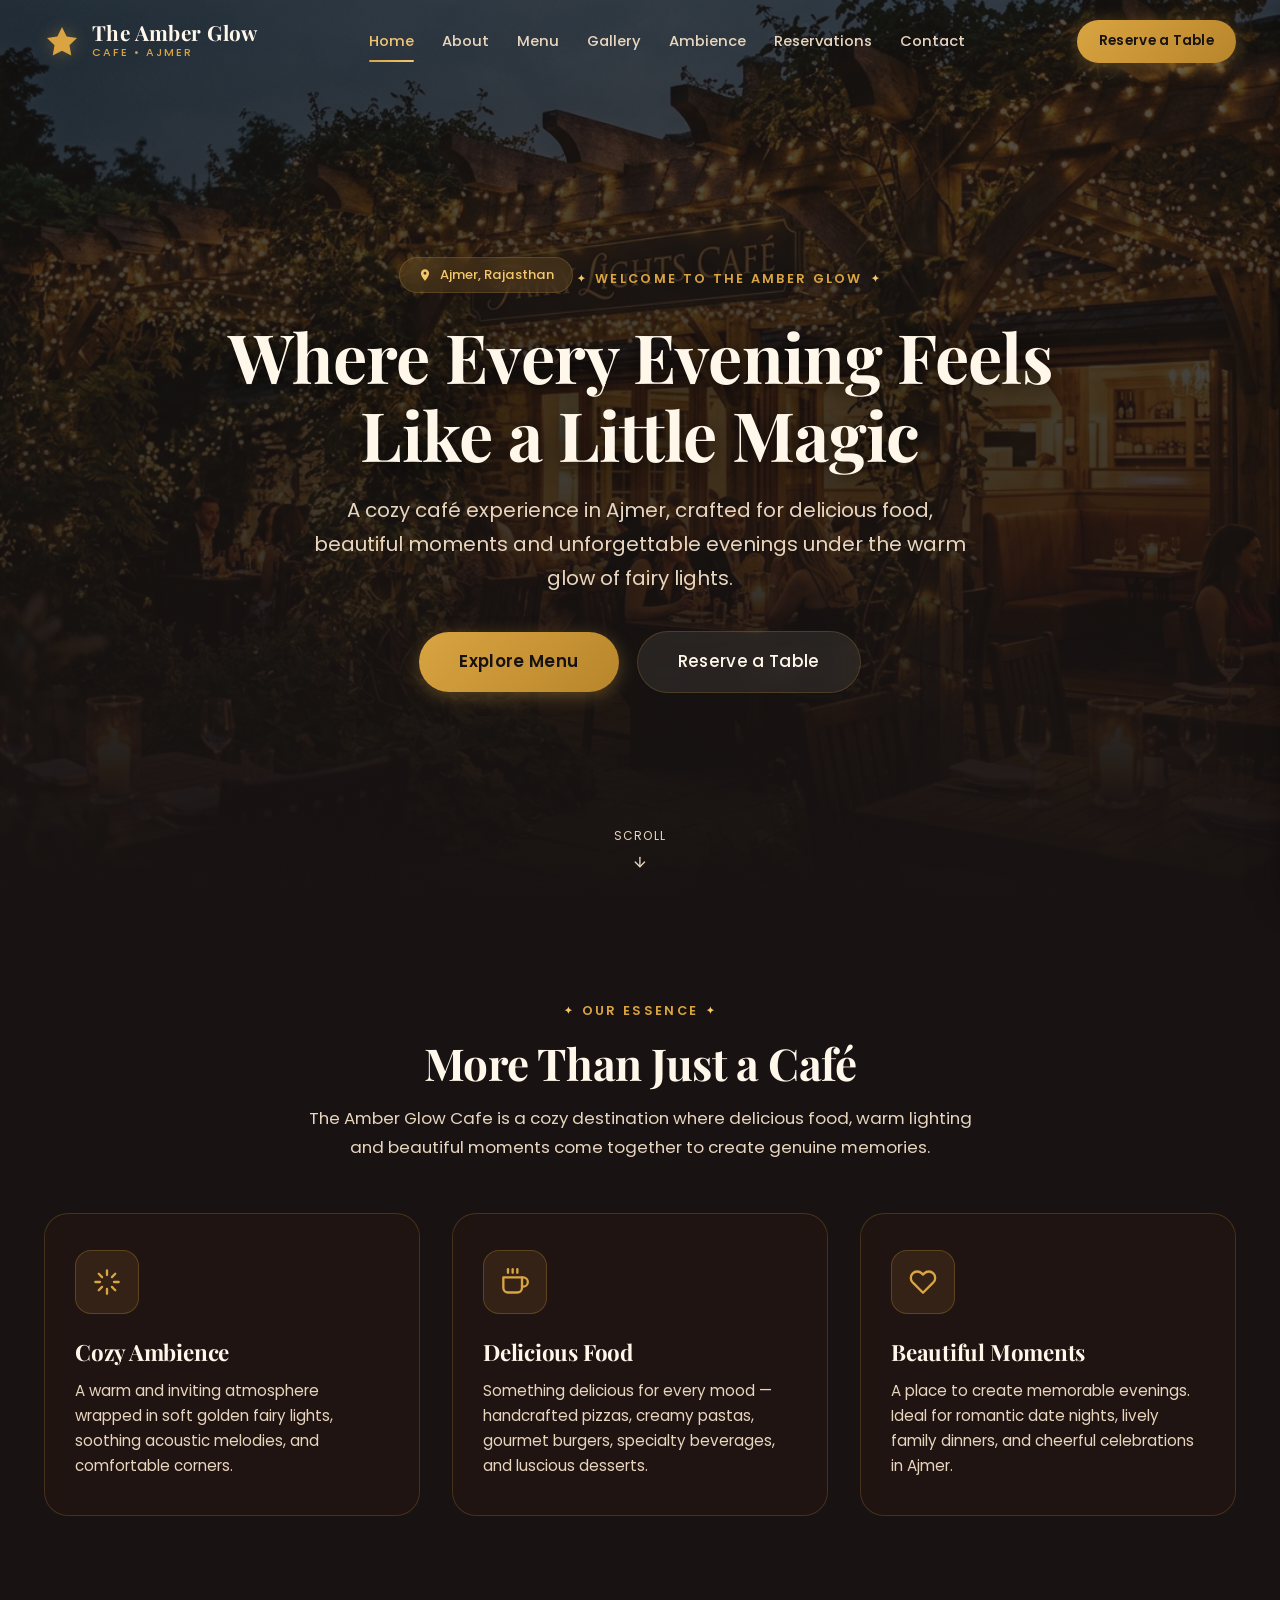
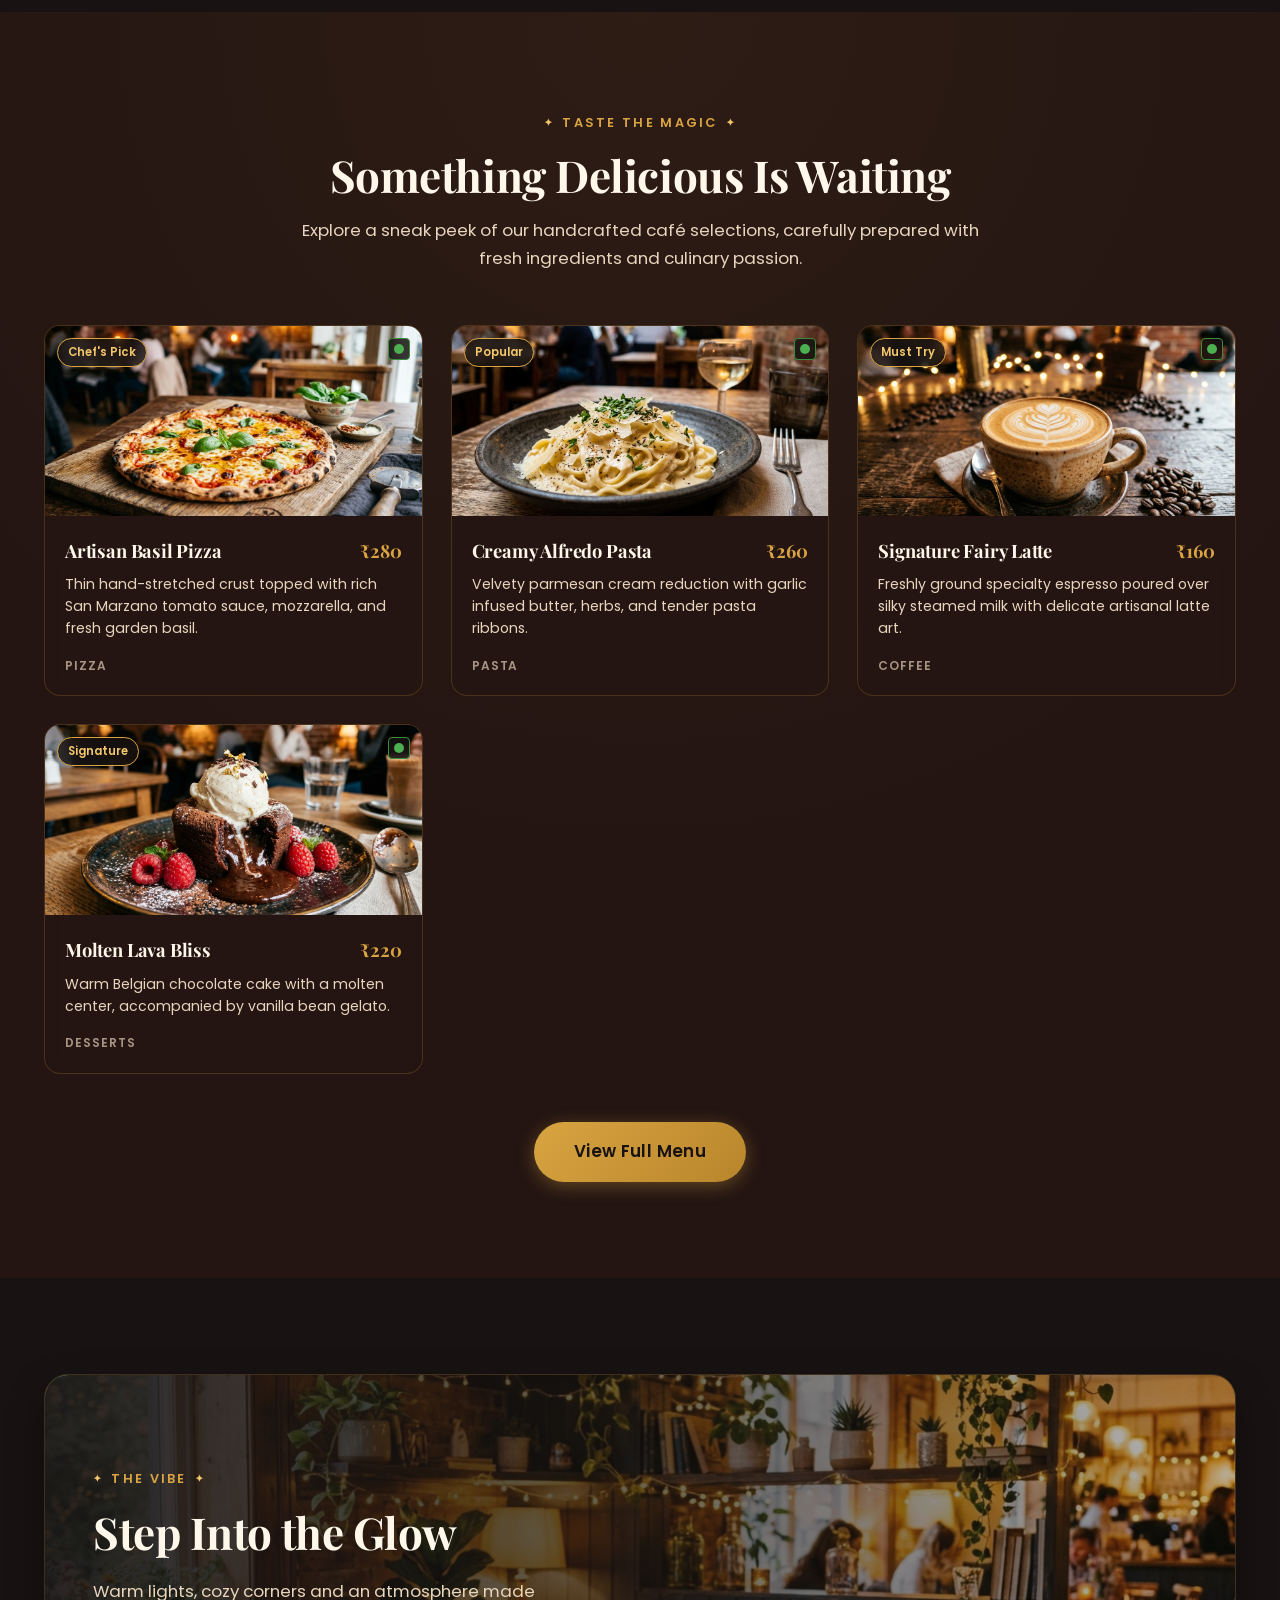
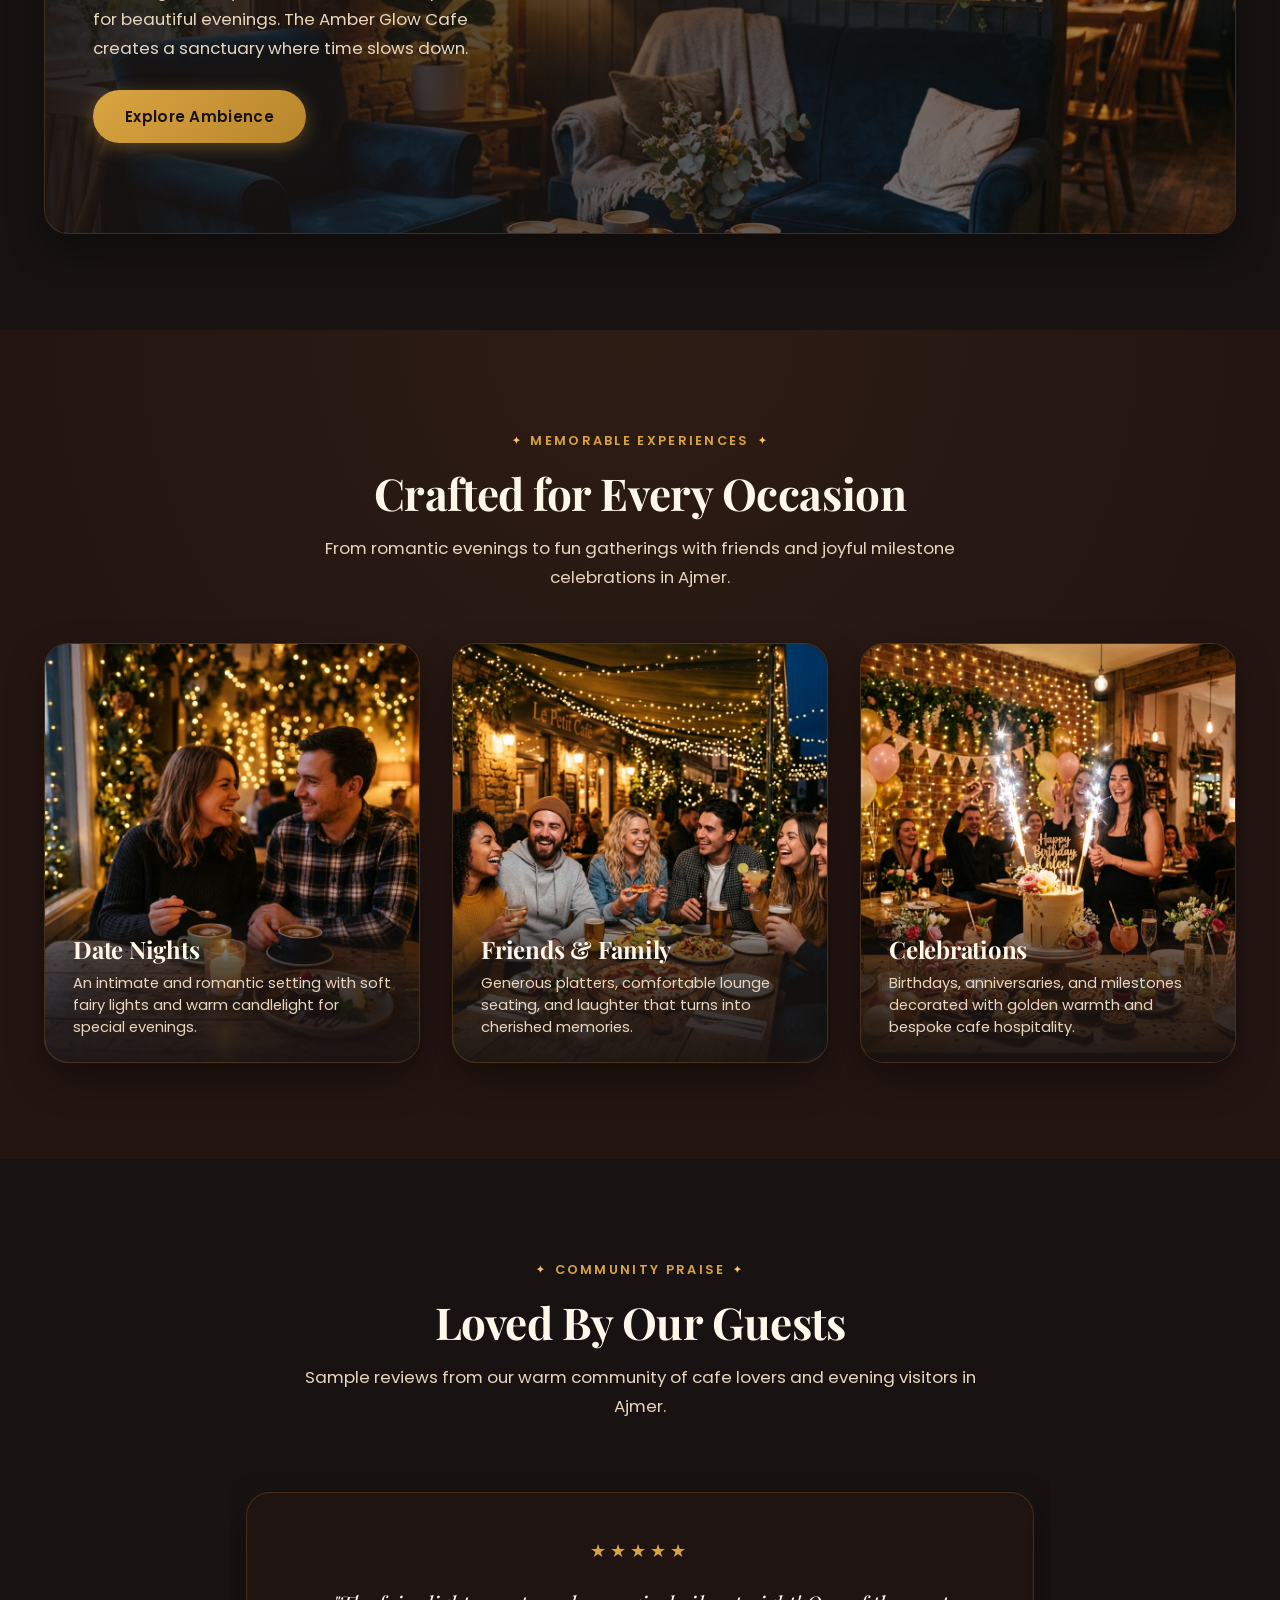
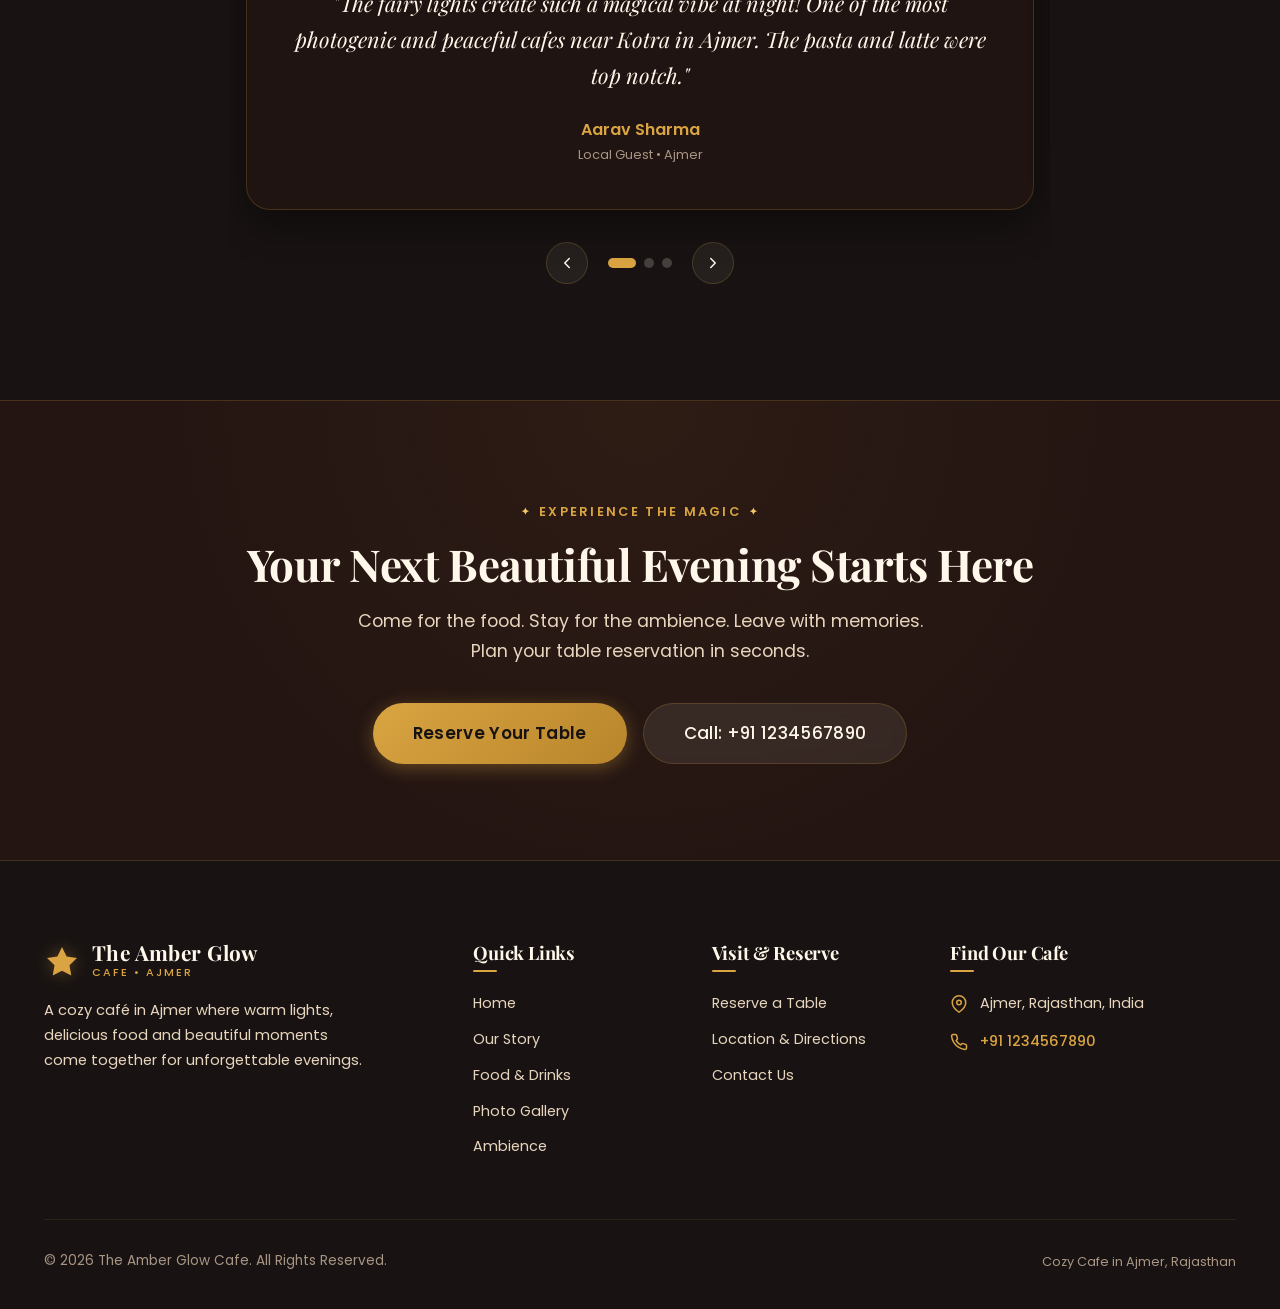
<file: index.html>
<!DOCTYPE html>
<html lang="en">
<head>
    <meta charset="UTF-8">
    <meta name="viewport" content="width=device-width, initial-scale=1.0">
    <title>The Amber Glow Cafe | Cozy Cafe in Ajmer</title>
    <meta name="description" content="Welcome to The Amber Glow Cafe. A cozy, romantic cafe in Ajmer offering warm fairy light ambience, delicious artisan food, specialty coffee, and unforgettable evenings.">
    <link rel="canonical" href="https://fairylightscafe.example.com/">
    
    <!-- Open Graph Tags -->
    <meta property="og:type" content="website">
    <meta property="og:title" content="The Amber Glow Cafe | Cozy Cafe in Ajmer">
    <meta property="og:description" content="Where every evening feels like magic. Enjoy delicious food, specialty coffee and warm fairy lights in Ajmer, Rajasthan.">
    <meta property="og:image" content="assets/images/hero-cafe.jpg">
    <meta property="og:url" content="https://fairylightscafe.example.com/">

    <!-- Stylesheet -->
    <link rel="stylesheet" href="css/style.css">

    <!-- Schema.org JSON-LD Structured Data -->
    <script type="application/ld+json">
    {
      "@context": "https://schema.org",
      "@type": "CafeOrCoffeeShop",
      "name": "The Amber Glow Cafe",
      "telephone": "+911234567890",
      "image": "assets/images/hero-cafe.jpg",
      "address": {
        "@type": "PostalAddress",
        "streetAddress": "Ajmer, Rajasthan",
        "addressLocality": "Ajmer",
        "addressRegion": "Rajasthan",
        "postalCode": "305004",
        "addressCountry": "IN"
      },
      "servesCuisine": ["Cafe", "Italian", "Continental", "Fast Food", "Beverages"],
      "priceRange": "$$"
    }
    </script>
</head>
<body>

    <!-- Ambient Fairy Lights Particle Canvas -->
    <canvas id="fairyLightsCanvas" class="fairy-light-canvas"></canvas>

    <!-- Global Navigation -->
    <header>
        <nav class="navbar" aria-label="Main Navigation">
            <div class="container nav-container">
                <a href="index.html" class="nav-brand" aria-label="The Amber Glow Cafe Home">
                    <svg class="nav-logo-icon" viewBox="0 0 24 24" fill="currentColor">
                        <path d="M12 2L15.09 8.26L22 9.27L17 14.14L18.18 21.02L12 17.77L5.82 21.02L7 14.14L2 9.27L8.91 8.26L12 2Z"/>
                    </svg>
                    <div class="nav-brand-text">
                        <span class="nav-brand-title">The Amber Glow</span>
                        <span class="nav-brand-subtitle">Cafe • Ajmer</span>
                    </div>
                </a>

                <div class="nav-menu">
                    <a href="index.html" class="nav-link active">Home</a>
                    <a href="about.html" class="nav-link">About</a>
                    <a href="menu.html" class="nav-link">Menu</a>
                    <a href="gallery.html" class="nav-link">Gallery</a>
                    <a href="ambience.html" class="nav-link">Ambience</a>
                    <a href="reservations.html" class="nav-link">Reservations</a>
                    <a href="contact.html" class="nav-link">Contact</a>
                </div>

                <div class="nav-actions">
                    <a href="reservations.html" class="btn btn-primary btn-sm">Reserve a Table</a>
                    <button class="nav-toggle" aria-label="Toggle navigation menu" aria-expanded="false">
                        <span></span>
                    </button>
                </div>
            </div>
        </nav>
    </header>

    <!-- Mobile Drawer Overlay & Menu -->
    <div class="mobile-nav-overlay" aria-hidden="true"></div>
    <div class="mobile-nav" role="dialog" aria-label="Mobile Menu">
        <div class="mobile-nav-links">
            <a href="index.html" class="mobile-nav-link active">Home</a>
            <a href="about.html" class="mobile-nav-link">About</a>
            <a href="menu.html" class="mobile-nav-link">Menu</a>
            <a href="gallery.html" class="mobile-nav-link">Gallery</a>
            <a href="ambience.html" class="mobile-nav-link">Ambience</a>
            <a href="reservations.html" class="mobile-nav-link">Reservations</a>
            <a href="contact.html" class="mobile-nav-link">Contact</a>
            <a href="location.html" class="mobile-nav-link">Find Us</a>
        </div>
        <div class="mobile-nav-cta">
            <a href="reservations.html" class="btn btn-primary" style="width: 100%;">Reserve a Table</a>
            <a href="tel:+911234567890" class="btn btn-secondary" style="width: 100%;">Call: +91 1234567890</a>
        </div>
    </div>

    <!-- MAIN CONTENT -->
    <main id="main-content">
        <!-- Cinematic Hero -->
        <section class="hero" style="background-image: url('assets/images/hero-cafe.jpg');">
            <div class="hero-overlay"></div>
            <div class="container hero-content">
                <div class="hero-location-pill reveal">
                    <svg width="14" height="14" viewBox="0 0 24 24" fill="currentColor"><path d="M12 2C8.13 2 5 5.13 5 9c0 5.25 7 13 7 13s7-7.75 7-13c0-3.87-3.13-7-7-7zm0 9.5c-1.38 0-2.5-1.12-2.5-2.5s1.12-2.5 2.5-2.5 2.5 1.12 2.5 2.5-1.12 2.5-2.5 2.5z"/></svg>
                    Ajmer, Rajasthan
                </div>
                <div class="section-tag reveal reveal-delay-1">WELCOME TO THE AMBER GLOW</div>
                <h1 class="hero-title reveal reveal-delay-2">Where Every Evening Feels Like a Little Magic</h1>
                <p class="hero-desc reveal reveal-delay-3">
                    A cozy café experience in Ajmer, crafted for delicious food, beautiful moments and unforgettable evenings under the warm glow of fairy lights.
                </p>
                <div class="hero-buttons reveal reveal-delay-3">
                    <a href="menu.html" class="btn btn-primary btn-lg">Explore Menu</a>
                    <a href="reservations.html" class="btn btn-secondary btn-lg">Reserve a Table</a>
                </div>
            </div>
            <div class="hero-scroll-down">
                <span>Scroll</span>
                <svg width="16" height="16" viewBox="0 0 24 24" fill="none" stroke="currentColor" stroke-width="2" stroke-linecap="round" stroke-linejoin="round"><line x1="12" y1="5" x2="12" y2="19"></line><polyline points="19 12 12 19 5 12"></polyline></svg>
            </div>
        </section>

        <!-- Introduction Section -->
        <section class="section section-dark">
            <div class="container">
                <div class="section-header reveal">
                    <div class="section-tag">OUR ESSENCE</div>
                    <h2>More Than Just a Café</h2>
                    <p>
                        The Amber Glow Cafe is a cozy destination where delicious food, warm lighting and beautiful moments come together to create genuine memories.
                    </p>
                </div>

                <div class="grid-3">
                    <div class="feature-card reveal">
                        <div class="feature-icon-wrapper">
                            <svg width="28" height="28" viewBox="0 0 24 24" fill="none" stroke="currentColor" stroke-width="2" stroke-linecap="round" stroke-linejoin="round"><path d="M12 2v4M12 18v4M4.93 4.93l2.83 2.83M16.24 16.24l2.83 2.83M2 12h4M18 12h4M4.93 19.07l2.83-2.83M16.24 7.76l2.83-2.83"/></svg>
                        </div>
                        <h3 class="feature-title">Cozy Ambience</h3>
                        <p class="feature-desc">A warm and inviting atmosphere wrapped in soft golden fairy lights, soothing acoustic melodies, and comfortable corners.</p>
                    </div>

                    <div class="feature-card reveal reveal-delay-1">
                        <div class="feature-icon-wrapper">
                            <svg width="28" height="28" viewBox="0 0 24 24" fill="none" stroke="currentColor" stroke-width="2" stroke-linecap="round" stroke-linejoin="round"><path d="M18 8h1a4 4 0 0 1 0 8h-1"></path><path d="M2 8h16v9a4 4 0 0 1-4 4H6a4 4 0 0 1-4-4V8z"></path><line x1="6" y1="1" x2="6" y2="4"></line><line x1="10" y1="1" x2="10" y2="4"></line><line x1="14" y1="1" x2="14" y2="4"></line></svg>
                        </div>
                        <h3 class="feature-title">Delicious Food</h3>
                        <p class="feature-desc">Something delicious for every mood — handcrafted pizzas, creamy pastas, gourmet burgers, specialty beverages, and luscious desserts.</p>
                    </div>

                    <div class="feature-card reveal reveal-delay-2">
                        <div class="feature-icon-wrapper">
                            <svg width="28" height="28" viewBox="0 0 24 24" fill="none" stroke="currentColor" stroke-width="2" stroke-linecap="round" stroke-linejoin="round"><path d="M20.84 4.61a5.5 5.5 0 0 0-7.78 0L12 5.67l-1.06-1.06a5.5 5.5 0 0 0-7.78 7.78l1.06 1.06L12 21.23l7.78-7.78 1.06-1.06a5.5 5.5 0 0 0 0-7.78z"></path></svg>
                        </div>
                        <h3 class="feature-title">Beautiful Moments</h3>
                        <p class="feature-desc">A place to create memorable evenings. Ideal for romantic date nights, lively family dinners, and cheerful celebrations in Ajmer.</p>
                    </div>
                </div>
            </div>
        </section>

        <!-- Featured Menu Preview -->
        <section class="section section-alt">
            <div class="container">
                <div class="section-header reveal">
                    <div class="section-tag">TASTE THE MAGIC</div>
                    <h2>Something Delicious Is Waiting</h2>
                    <p>Explore a sneak peek of our handcrafted café selections, carefully prepared with fresh ingredients and culinary passion.</p>
                </div>

                <div class="menu-grid">
                    <!-- Featured Item 1 -->
                    <div class="menu-card reveal">
                        <div class="menu-card-img-wrapper">
                            <img src="assets/images/pizza.jpg" alt="Artisan Margherita Pizza" loading="lazy">
                            <span class="menu-card-badge">Chef's Pick</span>
                            <span class="veg-indicator" title="Vegetarian"></span>
                        </div>
                        <div class="menu-card-body">
                            <div class="menu-card-header">
                                <h3 class="menu-card-title">Artisan Basil Pizza</h3>
                                <span class="menu-card-price">₹280</span>
                            </div>
                            <p class="menu-card-desc">Thin hand-stretched crust topped with rich San Marzano tomato sauce, mozzarella, and fresh garden basil.</p>
                            <span class="menu-card-category">Pizza</span>
                        </div>
                    </div>

                    <!-- Featured Item 2 -->
                    <div class="menu-card reveal reveal-delay-1">
                        <div class="menu-card-img-wrapper">
                            <img src="assets/images/pasta.jpg" alt="Creamy Alfredo Fettuccine" loading="lazy">
                            <span class="menu-card-badge">Popular</span>
                            <span class="veg-indicator" title="Vegetarian"></span>
                        </div>
                        <div class="menu-card-body">
                            <div class="menu-card-header">
                                <h3 class="menu-card-title">Creamy Alfredo Pasta</h3>
                                <span class="menu-card-price">₹260</span>
                            </div>
                            <p class="menu-card-desc">Velvety parmesan cream reduction with garlic infused butter, herbs, and tender pasta ribbons.</p>
                            <span class="menu-card-category">Pasta</span>
                        </div>
                    </div>

                    <!-- Featured Item 3 -->
                    <div class="menu-card reveal reveal-delay-2">
                        <div class="menu-card-img-wrapper">
                            <img src="assets/images/coffee.jpg" alt="Signature Espresso Latte" loading="lazy">
                            <span class="menu-card-badge">Must Try</span>
                            <span class="veg-indicator" title="Vegetarian"></span>
                        </div>
                        <div class="menu-card-body">
                            <div class="menu-card-header">
                                <h3 class="menu-card-title">Signature Fairy Latte</h3>
                                <span class="menu-card-price">₹160</span>
                            </div>
                            <p class="menu-card-desc">Freshly ground specialty espresso poured over silky steamed milk with delicate artisanal latte art.</p>
                            <span class="menu-card-category">Coffee</span>
                        </div>
                    </div>

                    <!-- Featured Item 4 -->
                    <div class="menu-card reveal reveal-delay-3">
                        <div class="menu-card-img-wrapper">
                            <img src="assets/images/dessert.jpg" alt="Molten Chocolate Lava Cake" loading="lazy">
                            <span class="menu-card-badge">Signature</span>
                            <span class="veg-indicator" title="Vegetarian"></span>
                        </div>
                        <div class="menu-card-body">
                            <div class="menu-card-header">
                                <h3 class="menu-card-title">Molten Lava Bliss</h3>
                                <span class="menu-card-price">₹220</span>
                            </div>
                            <p class="menu-card-desc">Warm Belgian chocolate cake with a molten center, accompanied by vanilla bean gelato.</p>
                            <span class="menu-card-category">Desserts</span>
                        </div>
                    </div>
                </div>

                <div style="text-align: center; margin-top: 48px;" class="reveal">
                    <a href="menu.html" class="btn btn-primary btn-lg">View Full Menu</a>
                </div>
            </div>
        </section>

        <!-- Cinematic Ambience Spotlight -->
        <section class="section section-dark">
            <div class="container">
                <div class="ambience-spotlight reveal">
                    <div class="ambience-spotlight-bg">
                        <img src="assets/images/cozy-corner.jpg" alt="Cozy evening fairy lights corner in The Amber Glow Cafe" loading="lazy">
                    </div>
                    <div class="ambience-spotlight-overlay"></div>
                    <div class="ambience-spotlight-content">
                        <div class="section-tag">THE VIBE</div>
                        <h2>Step Into the Glow</h2>
                        <p style="margin: 18px 0 28px; font-size: 1.05rem;">
                            Warm lights, cozy corners and an atmosphere made for beautiful evenings. The Amber Glow Cafe creates a sanctuary where time slows down.
                        </p>
                        <a href="ambience.html" class="btn btn-primary">Explore Ambience</a>
                    </div>
                </div>
            </div>
        </section>

        <!-- Special Moments Section -->
        <section class="section section-alt">
            <div class="container">
                <div class="section-header reveal">
                    <div class="section-tag">MEMORABLE EXPERIENCES</div>
                    <h2>Crafted for Every Occasion</h2>
                    <p>From romantic evenings to fun gatherings with friends and joyful milestone celebrations in Ajmer.</p>
                </div>

                <div class="grid-3">
                    <div class="moment-card reveal">
                        <img src="assets/images/date-night.jpg" alt="Romantic date night at The Amber Glow Cafe" loading="lazy">
                        <div class="moment-card-overlay">
                            <h3 class="moment-card-title">Date Nights</h3>
                            <p class="moment-card-desc">An intimate and romantic setting with soft fairy lights and warm candlelight for special evenings.</p>
                        </div>
                    </div>

                    <div class="moment-card reveal reveal-delay-1">
                        <img src="assets/images/friends-cafe.jpg" alt="Friends gathering at The Amber Glow Cafe" loading="lazy">
                        <div class="moment-card-overlay">
                            <h3 class="moment-card-title">Friends & Family</h3>
                            <p class="moment-card-desc">Generous platters, comfortable lounge seating, and laughter that turns into cherished memories.</p>
                        </div>
                    </div>

                    <div class="moment-card reveal reveal-delay-2">
                        <img src="assets/images/celebration.jpg" alt="Celebrations and birthdays at The Amber Glow Cafe" loading="lazy">
                        <div class="moment-card-overlay">
                            <h3 class="moment-card-title">Celebrations</h3>
                            <p class="moment-card-desc">Birthdays, anniversaries, and milestones decorated with golden warmth and bespoke cafe hospitality.</p>
                        </div>
                    </div>
                </div>
            </div>
        </section>

        <!-- Testimonial Carousel -->
        <section class="section section-dark">
            <div class="container">
                <div class="section-header reveal">
                    <div class="section-tag">COMMUNITY PRAISE</div>
                    <h2>Loved By Our Guests</h2>
                    <p>Sample reviews from our warm community of cafe lovers and evening visitors in Ajmer.</p>
                </div>

                <div class="testimonial-carousel reveal">
                    <div class="testimonial-track">
                        <!-- Slide 1 -->
                        <div class="testimonial-slide">
                            <div class="testimonial-card">
                                <div class="testimonial-stars">★★★★★</div>
                                <blockquote class="testimonial-quote">
                                    "The fairy lights create such a magical vibe at night! One of the most photogenic and peaceful cafes near Kotra in Ajmer. The pasta and latte were top notch."
                                </blockquote>
                                <div class="testimonial-author">Aarav Sharma</div>
                                <div class="testimonial-role">Local Guest • Ajmer</div>
                            </div>
                        </div>

                        <!-- Slide 2 -->
                        <div class="testimonial-slide">
                            <div class="testimonial-card">
                                <div class="testimonial-stars">★★★★★</div>
                                <blockquote class="testimonial-quote">
                                    "We celebrated our anniversary here and the cozy corners with glowing lights made it truly memorable. Warm hospitality and delicious thin crust pizza!"
                                </blockquote>
                                <div class="testimonial-author">Pooja & Rohan Mehta</div>
                                <div class="testimonial-role">Celebration Guests</div>
                            </div>
                        </div>

                        <!-- Slide 3 -->
                        <div class="testimonial-slide">
                            <div class="testimonial-card">
                                <div class="testimonial-stars">★★★★★</div>
                                <blockquote class="testimonial-quote">
                                    "Finally a cafe in Ajmer that gets both the aesthetic and the food right. Perfect for long conversations over mocktails and warm desserts."
                                </blockquote>
                                <div class="testimonial-author">Simran Rathore</div>
                                <div class="testimonial-role">Coffee Enthusiast</div>
                            </div>
                        </div>
                    </div>

                    <div class="testimonial-controls">
                        <button class="carousel-btn prev" aria-label="Previous review">
                            <svg width="18" height="18" viewBox="0 0 24 24" fill="none" stroke="currentColor" stroke-width="2" stroke-linecap="round" stroke-linejoin="round"><polyline points="15 18 9 12 15 6"></polyline></svg>
                        </button>
                        <div class="carousel-dots"></div>
                        <button class="carousel-btn next" aria-label="Next review">
                            <svg width="18" height="18" viewBox="0 0 24 24" fill="none" stroke="currentColor" stroke-width="2" stroke-linecap="round" stroke-linejoin="round"><polyline points="9 18 15 12 9 6"></polyline></svg>
                        </button>
                    </div>
                </div>
            </div>
        </section>

        <!-- Final Reservation CTA Section -->
        <section class="section section-alt" style="text-align: center; border-top: 1px solid var(--border-subtle);">
            <div class="container reveal">
                <div class="section-tag">EXPERIENCE THE MAGIC</div>
                <h2 style="margin-bottom: 16px;">Your Next Beautiful Evening Starts Here</h2>
                <p style="max-width: 600px; margin: 0 auto 36px; font-size: 1.1rem;">
                    Come for the food. Stay for the ambience. Leave with memories. Plan your table reservation in seconds.
                </p>
                <div style="display: flex; justify-content: center; gap: 16px; flex-wrap: wrap;">
                    <a href="reservations.html" class="btn btn-primary btn-lg">Reserve Your Table</a>
                    <a href="tel:+911234567890" class="btn btn-secondary btn-lg">Call: +91 1234567890</a>
                </div>
            </div>
        </section>
    </main>

    <!-- Global Footer -->
    <footer class="footer">
        <div class="container">
            <div class="footer-grid">
                <div class="footer-brand">
                    <a href="index.html" class="nav-brand" style="margin-bottom: 16px;">
                        <svg class="nav-logo-icon" viewBox="0 0 24 24" fill="currentColor">
                            <path d="M12 2L15.09 8.26L22 9.27L17 14.14L18.18 21.02L12 17.77L5.82 21.02L7 14.14L2 9.27L8.91 8.26L12 2Z"/>
                        </svg>
                        <div class="nav-brand-text">
                            <span class="nav-brand-title">The Amber Glow</span>
                            <span class="nav-brand-subtitle">Cafe • Ajmer</span>
                        </div>
                    </a>
                    <p>
                        A cozy café in Ajmer where warm lights, delicious food and beautiful moments come together for unforgettable evenings.
                    </p>
                </div>

                <div class="footer-col">
                    <h4>Quick Links</h4>
                    <div class="footer-links">
                        <a href="index.html" class="footer-link">Home</a>
                        <a href="about.html" class="footer-link">Our Story</a>
                        <a href="menu.html" class="footer-link">Food & Drinks</a>
                        <a href="gallery.html" class="footer-link">Photo Gallery</a>
                        <a href="ambience.html" class="footer-link">Ambience</a>
                    </div>
                </div>

                <div class="footer-col">
                    <h4>Visit & Reserve</h4>
                    <div class="footer-links">
                        <a href="reservations.html" class="footer-link">Reserve a Table</a>
                        <a href="location.html" class="footer-link">Location & Directions</a>
                        <a href="contact.html" class="footer-link">Contact Us</a>
                    </div>
                </div>

                <div class="footer-col">
                    <h4>Find Our Cafe</h4>
                    <div class="footer-contact-item">
                        <svg width="18" height="18" viewBox="0 0 24 24" fill="none" stroke="currentColor" stroke-width="2" stroke-linecap="round" stroke-linejoin="round"><path d="M21 10c0 7-9 13-9 13s-9-6-9-13a9 9 0 0 1 18 0z"></path><circle cx="12" cy="10" r="3"></circle></svg>
                        <span>Ajmer, Rajasthan, India</span>
                    </div>
                    <div class="footer-contact-item">
                        <svg width="18" height="18" viewBox="0 0 24 24" fill="none" stroke="currentColor" stroke-width="2" stroke-linecap="round" stroke-linejoin="round"><path d="M22 16.92v3a2 2 0 0 1-2.18 2 19.79 19.79 0 0 1-8.63-3.07 19.5 19.5 0 0 1-6-6 19.79 19.79 0 0 1-3.07-8.67A2 2 0 0 1 4.11 2h3a2 2 0 0 1 2 1.72 12.84 12.84 0 0 0 .7 2.81 2 2 0 0 1-.45 2.11L8.09 9.91a16 16 0 0 0 6 6l1.27-1.27a2 2 0 0 1 2.11-.45 12.84 12.84 0 0 0 2.81.7A2 2 0 0 1 22 16.92z"></path></svg>
                        <a href="tel:+911234567890" style="color: var(--gold); font-weight: 500;">+91 1234567890</a>
                    </div>
                </div>
            </div>

            <div class="footer-bottom">
                <div>© 2026 The Amber Glow Cafe. All Rights Reserved.</div>
                <div style="font-size: 0.8rem;">Cozy Cafe in Ajmer, Rajasthan</div>
            </div>
        </div>
    </footer>

    <!-- Fixed Floating Mobile Action Bar (<768px) -->
    <aside class="mobile-action-bar" aria-label="Quick Actions">
        <div class="mobile-action-grid">
            <a href="tel:+911234567890" class="mobile-action-btn">
                <svg viewBox="0 0 24 24" fill="none" stroke="currentColor" stroke-width="2" stroke-linecap="round" stroke-linejoin="round"><path d="M22 16.92v3a2 2 0 0 1-2.18 2 19.79 19.79 0 0 1-8.63-3.07 19.5 19.5 0 0 1-6-6 19.79 19.79 0 0 1-3.07-8.67A2 2 0 0 1 4.11 2h3a2 2 0 0 1 2 1.72 12.84 12.84 0 0 0 .7 2.81 2 2 0 0 1-.45 2.11L8.09 9.91a16 16 0 0 0 6 6l1.27-1.27a2 2 0 0 1 2.11-.45 12.84 12.84 0 0 0 2.81.7A2 2 0 0 1 22 16.92z"></path></svg>
                <span>Call</span>
            </a>
            <a href="https://www.google.com/maps/search/?api=1&query=Ajmer+Rajasthan+India" target="_blank" rel="noopener noreferrer" class="mobile-action-btn">
                <svg viewBox="0 0 24 24" fill="none" stroke="currentColor" stroke-width="2" stroke-linecap="round" stroke-linejoin="round"><polygon points="3 11 22 2 13 21 11 13 3 11"></polygon></svg>
                <span>Directions</span>
            </a>
            <a href="reservations.html" class="mobile-action-btn reserve-btn">
                <svg viewBox="0 0 24 24" fill="none" stroke="currentColor" stroke-width="2" stroke-linecap="round" stroke-linejoin="round"><rect x="3" y="4" width="18" height="18" rx="2" ry="2"></rect><line x1="16" y1="2" x2="16" y2="6"></line><line x1="8" y1="2" x2="8" y2="6"></line><line x1="3" y1="10" x2="21" y2="10"></line></svg>
                <span>Reserve</span>
            </a>
        </div>
    </aside>

    <!-- Main Script -->
    <script src="js/main.js"></script>
</body>
</html>
</file>
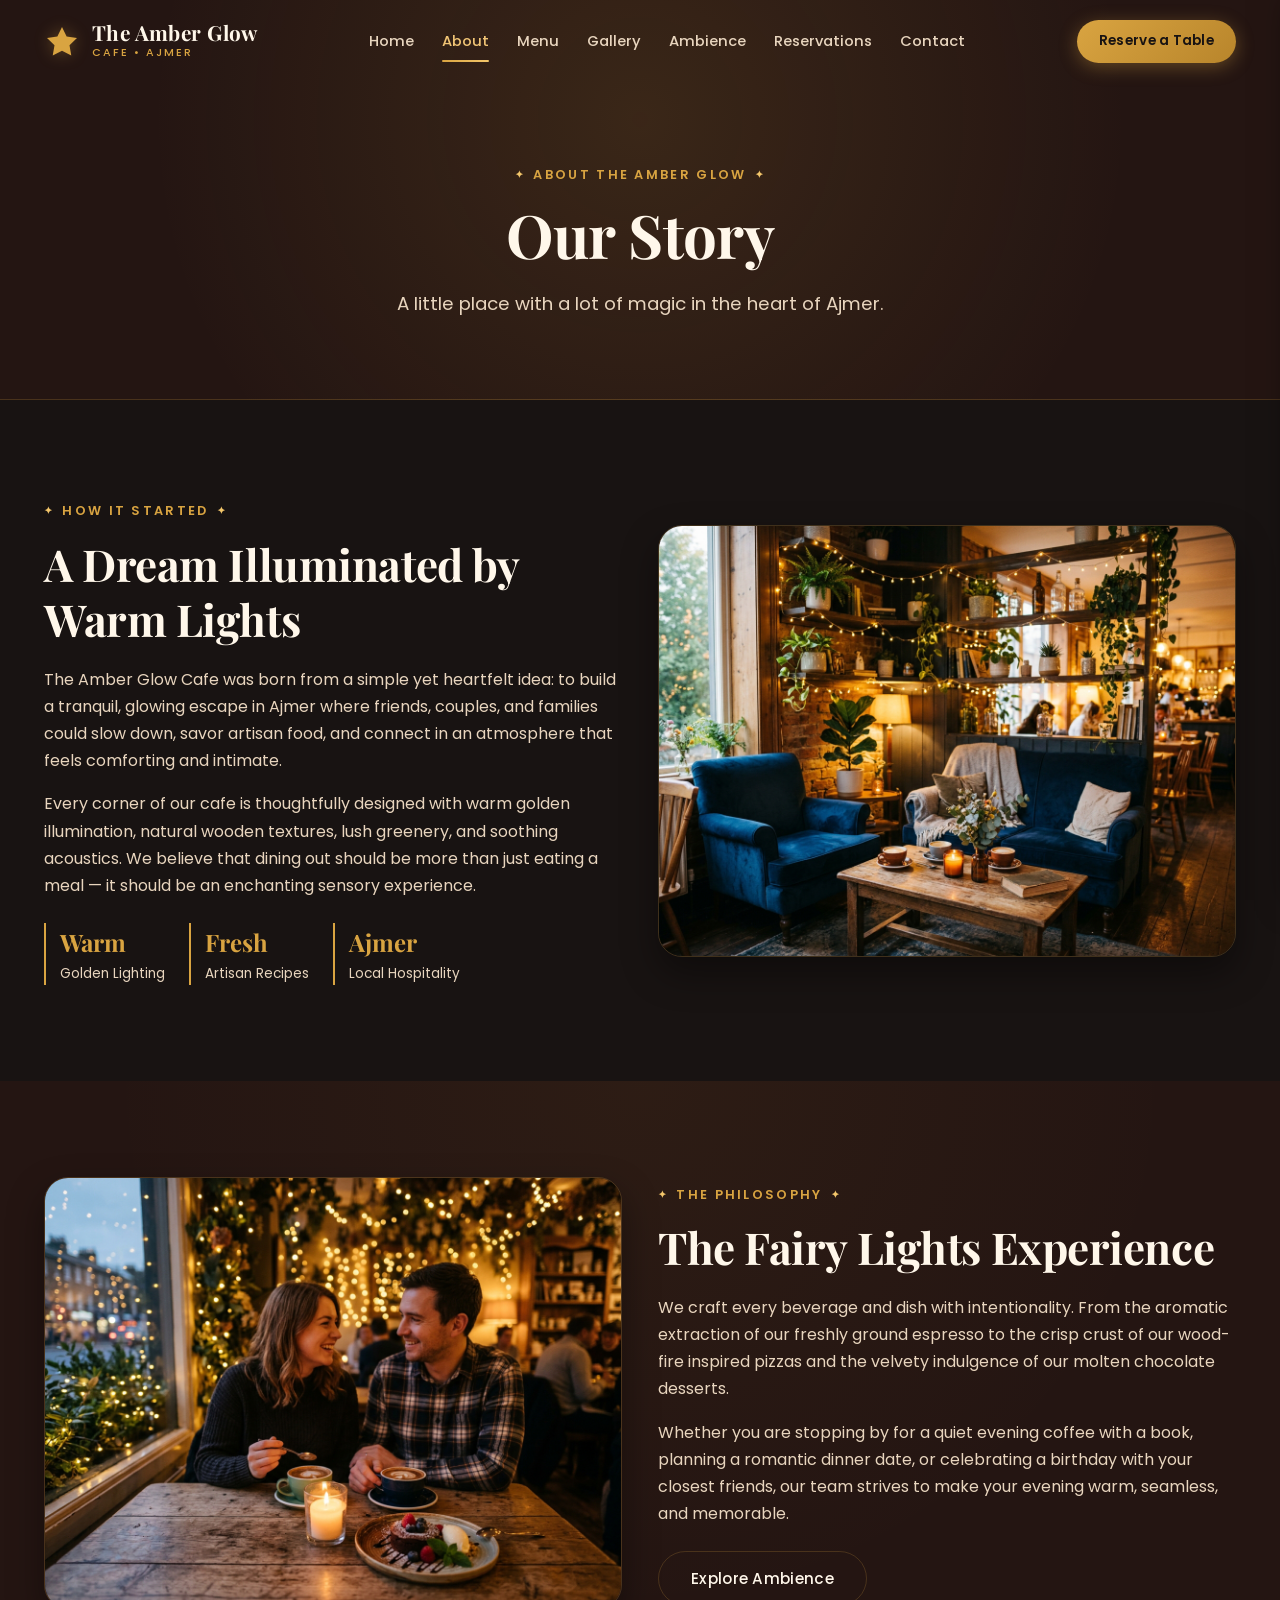
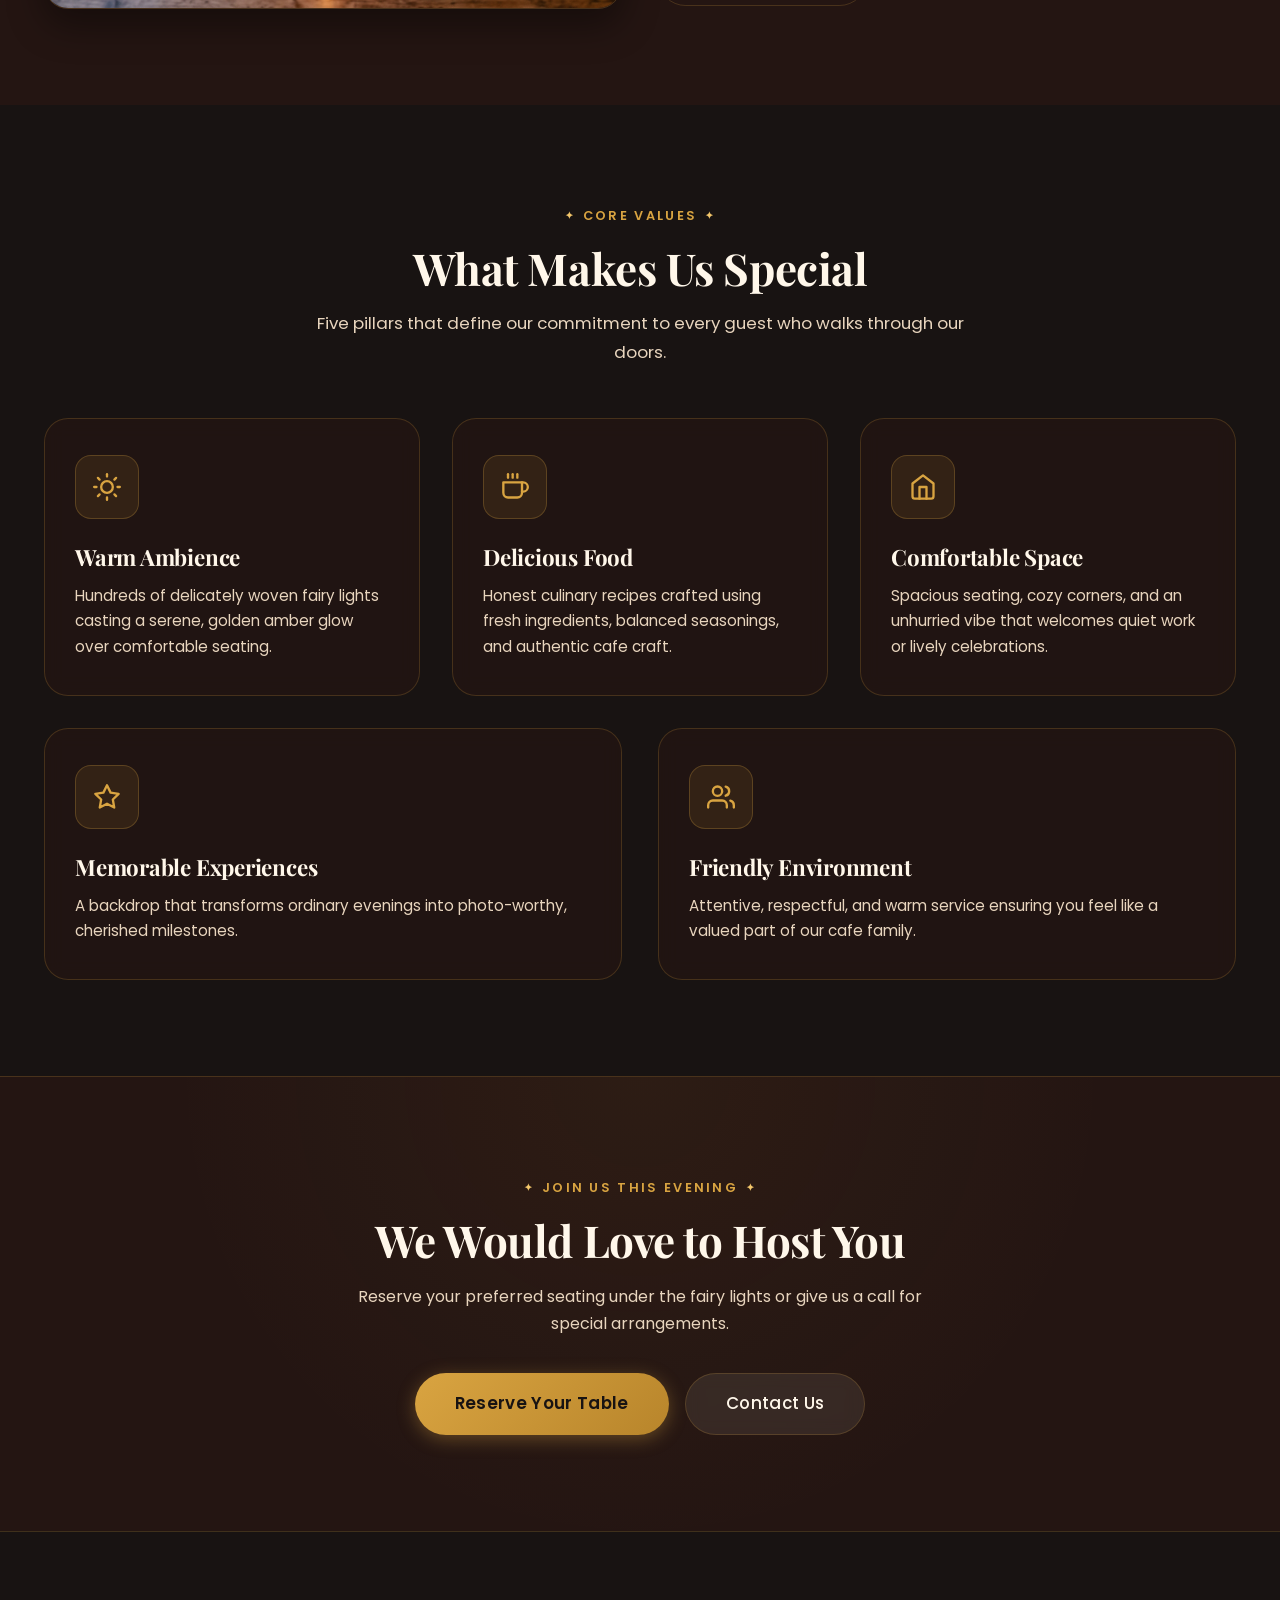
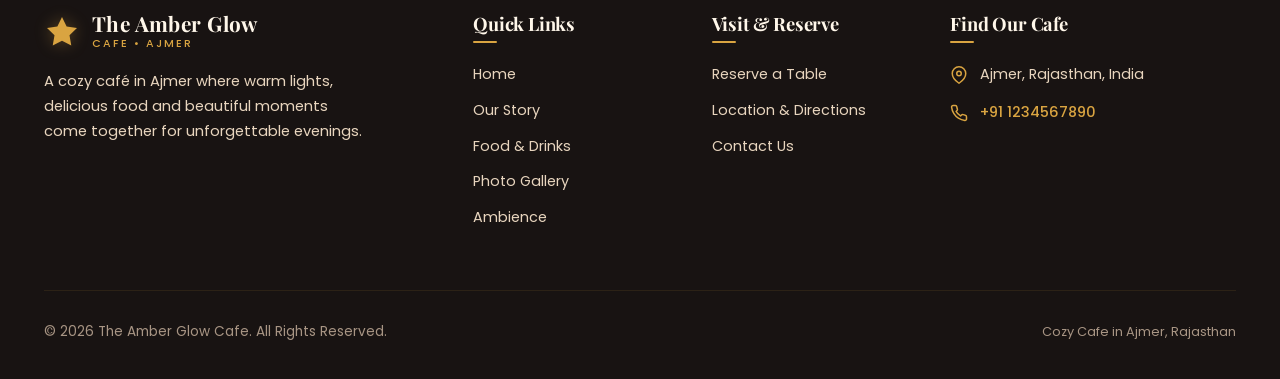
<file: about.html>
<!DOCTYPE html>
<html lang="en">
<head>
    <meta charset="UTF-8">
    <meta name="viewport" content="width=device-width, initial-scale=1.0">
    <title>About Us | The Amber Glow Cafe</title>
    <meta name="description" content="Discover the story, philosophy and magic behind The Amber Glow Cafe. A cozy sanctuary created for good food, warm golden evenings, and memorable moments.">
    <link rel="canonical" href="https://fairylightscafe.example.com/about.html">

    <!-- Open Graph Tags -->
    <meta property="og:type" content="website">
    <meta property="og:title" content="About Us | The Amber Glow Cafe">
    <meta property="og:description" content="A little place with a lot of magic. Learn about the fairy lights experience and our commitment to delicious food and cozy vibes in Ajmer.">
    <meta property="og:image" content="assets/images/cozy-corner.jpg">

    <!-- Stylesheet -->
    <link rel="stylesheet" href="css/style.css">
</head>
<body>

    <!-- Ambient Fairy Lights Particle Canvas -->
    <canvas id="fairyLightsCanvas" class="fairy-light-canvas"></canvas>

    <!-- Global Navigation -->
    <header>
        <nav class="navbar" aria-label="Main Navigation">
            <div class="container nav-container">
                <a href="index.html" class="nav-brand" aria-label="The Amber Glow Cafe Home">
                    <svg class="nav-logo-icon" viewBox="0 0 24 24" fill="currentColor">
                        <path d="M12 2L15.09 8.26L22 9.27L17 14.14L18.18 21.02L12 17.77L5.82 21.02L7 14.14L2 9.27L8.91 8.26L12 2Z"/>
                    </svg>
                    <div class="nav-brand-text">
                        <span class="nav-brand-title">The Amber Glow</span>
                        <span class="nav-brand-subtitle">Cafe • Ajmer</span>
                    </div>
                </a>

                <div class="nav-menu">
                    <a href="index.html" class="nav-link">Home</a>
                    <a href="about.html" class="nav-link active">About</a>
                    <a href="menu.html" class="nav-link">Menu</a>
                    <a href="gallery.html" class="nav-link">Gallery</a>
                    <a href="ambience.html" class="nav-link">Ambience</a>
                    <a href="reservations.html" class="nav-link">Reservations</a>
                    <a href="contact.html" class="nav-link">Contact</a>
                </div>

                <div class="nav-actions">
                    <a href="reservations.html" class="btn btn-primary btn-sm">Reserve a Table</a>
                    <button class="nav-toggle" aria-label="Toggle navigation menu" aria-expanded="false">
                        <span></span>
                    </button>
                </div>
            </div>
        </nav>
    </header>

    <!-- Mobile Drawer Overlay & Menu -->
    <div class="mobile-nav-overlay" aria-hidden="true"></div>
    <div class="mobile-nav" role="dialog" aria-label="Mobile Menu">
        <div class="mobile-nav-links">
            <a href="index.html" class="mobile-nav-link">Home</a>
            <a href="about.html" class="mobile-nav-link active">About</a>
            <a href="menu.html" class="mobile-nav-link">Menu</a>
            <a href="gallery.html" class="mobile-nav-link">Gallery</a>
            <a href="ambience.html" class="mobile-nav-link">Ambience</a>
            <a href="reservations.html" class="mobile-nav-link">Reservations</a>
            <a href="contact.html" class="mobile-nav-link">Contact</a>
            <a href="location.html" class="mobile-nav-link">Find Us</a>
        </div>
        <div class="mobile-nav-cta">
            <a href="reservations.html" class="btn btn-primary" style="width: 100%;">Reserve a Table</a>
            <a href="tel:+911234567890" class="btn btn-secondary" style="width: 100%;">Call: +91 1234567890</a>
        </div>
    </div>

    <!-- MAIN CONTENT -->
    <main id="main-content">
        <!-- Page Hero -->
        <section class="page-hero">
            <div class="container">
                <div class="section-tag reveal">ABOUT THE AMBER GLOW</div>
                <h1 class="reveal reveal-delay-1">Our Story</h1>
                <p class="reveal reveal-delay-2">A little place with a lot of magic in the heart of Ajmer.</p>
            </div>
        </section>

        <!-- Our Story & Philosophy -->
        <section class="section section-dark">
            <div class="container">
                <div class="grid-2" style="align-items: center;">
                    <div class="reveal">
                        <div class="section-tag">HOW IT STARTED</div>
                        <h2 style="margin-bottom: 20px;">A Dream Illuminated by Warm Lights</h2>
                        <p style="margin-bottom: 16px;">
                            The Amber Glow Cafe was born from a simple yet heartfelt idea: to build a tranquil, glowing escape in Ajmer where friends, couples, and families could slow down, savor artisan food, and connect in an atmosphere that feels comforting and intimate.
                        </p>
                        <p style="margin-bottom: 24px;">
                            Every corner of our cafe is thoughtfully designed with warm golden illumination, natural wooden textures, lush greenery, and soothing acoustics. We believe that dining out should be more than just eating a meal — it should be an enchanting sensory experience.
                        </p>
                        <div style="display: flex; gap: 24px; flex-wrap: wrap;">
                            <div style="border-left: 2px solid var(--gold); padding-left: 14px;">
                                <div style="font-family: var(--font-heading); font-size: 1.5rem; font-weight: 700; color: var(--gold);">Warm</div>
                                <div style="font-size: 0.85rem; color: var(--text-muted);">Golden Lighting</div>
                            </div>
                            <div style="border-left: 2px solid var(--gold); padding-left: 14px;">
                                <div style="font-family: var(--font-heading); font-size: 1.5rem; font-weight: 700; color: var(--gold);">Fresh</div>
                                <div style="font-size: 0.85rem; color: var(--text-muted);">Artisan Recipes</div>
                            </div>
                            <div style="border-left: 2px solid var(--gold); padding-left: 14px;">
                                <div style="font-family: var(--font-heading); font-size: 1.5rem; font-weight: 700; color: var(--gold);">Ajmer</div>
                                <div style="font-size: 0.85rem; color: var(--text-muted);">Local Hospitality</div>
                            </div>
                        </div>
                    </div>

                    <div class="reveal reveal-delay-1">
                        <div style="border-radius: var(--radius-lg); overflow: hidden; border: 1px solid var(--border-subtle); box-shadow: var(--shadow-card);">
                            <img src="assets/images/cozy-corner.jpg" alt="Cozy seating corner at The Amber Glow Cafe" loading="lazy">
                        </div>
                    </div>
                </div>
            </div>
        </section>

        <!-- The Experience Banner -->
        <section class="section section-alt">
            <div class="container">
                <div class="grid-2" style="align-items: center;">
                    <div class="reveal" style="order: 2;">
                        <div class="section-tag">THE PHILOSOPHY</div>
                        <h2 style="margin-bottom: 20px;">The Fairy Lights Experience</h2>
                        <p style="margin-bottom: 16px;">
                            We craft every beverage and dish with intentionality. From the aromatic extraction of our freshly ground espresso to the crisp crust of our wood-fire inspired pizzas and the velvety indulgence of our molten chocolate desserts.
                        </p>
                        <p style="margin-bottom: 24px;">
                            Whether you are stopping by for a quiet evening coffee with a book, planning a romantic dinner date, or celebrating a birthday with your closest friends, our team strives to make your evening warm, seamless, and memorable.
                        </p>
                        <a href="ambience.html" class="btn btn-outline">Explore Ambience</a>
                    </div>

                    <div class="reveal reveal-delay-1" style="order: 1;">
                        <div style="border-radius: var(--radius-lg); overflow: hidden; border: 1px solid var(--border-subtle); box-shadow: var(--shadow-card);">
                            <img src="assets/images/date-night.jpg" alt="Evening fairy light dining experience in Ajmer" loading="lazy">
                        </div>
                    </div>
                </div>
            </div>
        </section>

        <!-- What Makes Us Special Feature Grid -->
        <section class="section section-dark">
            <div class="container">
                <div class="section-header reveal">
                    <div class="section-tag">CORE VALUES</div>
                    <h2>What Makes Us Special</h2>
                    <p>Five pillars that define our commitment to every guest who walks through our doors.</p>
                </div>

                <div class="grid-3" style="margin-bottom: 32px;">
                    <div class="feature-card reveal">
                        <div class="feature-icon-wrapper">
                            <svg width="28" height="28" viewBox="0 0 24 24" fill="none" stroke="currentColor" stroke-width="2" stroke-linecap="round" stroke-linejoin="round"><circle cx="12" cy="12" r="5"></circle><line x1="12" y1="1" x2="12" y2="3"></line><line x1="12" y1="21" x2="12" y2="23"></line><line x1="4.22" y1="4.22" x2="5.64" y2="5.64"></line><line x1="18.36" y1="18.36" x2="19.78" y2="19.78"></line><line x1="1" y1="12" x2="3" y2="12"></line><line x1="21" y1="12" x2="23" y2="12"></line><line x1="4.22" y1="19.78" x2="5.64" y2="18.36"></line><line x1="18.36" y1="5.64" x2="19.78" y2="4.22"></line></svg>
                        </div>
                        <h3 class="feature-title">Warm Ambience</h3>
                        <p class="feature-desc">Hundreds of delicately woven fairy lights casting a serene, golden amber glow over comfortable seating.</p>
                    </div>

                    <div class="feature-card reveal reveal-delay-1">
                        <div class="feature-icon-wrapper">
                            <svg width="28" height="28" viewBox="0 0 24 24" fill="none" stroke="currentColor" stroke-width="2" stroke-linecap="round" stroke-linejoin="round"><path d="M18 8h1a4 4 0 0 1 0 8h-1"></path><path d="M2 8h16v9a4 4 0 0 1-4 4H6a4 4 0 0 1-4-4V8z"></path><line x1="6" y1="1" x2="6" y2="4"></line><line x1="10" y1="1" x2="10" y2="4"></line><line x1="14" y1="1" x2="14" y2="4"></line></svg>
                        </div>
                        <h3 class="feature-title">Delicious Food</h3>
                        <p class="feature-desc">Honest culinary recipes crafted using fresh ingredients, balanced seasonings, and authentic cafe craft.</p>
                    </div>

                    <div class="feature-card reveal reveal-delay-2">
                        <div class="feature-icon-wrapper">
                            <svg width="28" height="28" viewBox="0 0 24 24" fill="none" stroke="currentColor" stroke-width="2" stroke-linecap="round" stroke-linejoin="round"><path d="M3 9l9-7 9 7v11a2 2 0 0 1-2 2H5a2 2 0 0 1-2-2z"></path><polyline points="9 22 9 12 15 12 15 22"></polyline></svg>
                        </div>
                        <h3 class="feature-title">Comfortable Space</h3>
                        <p class="feature-desc">Spacious seating, cozy corners, and an unhurried vibe that welcomes quiet work or lively celebrations.</p>
                    </div>
                </div>

                <div class="grid-2">
                    <div class="feature-card reveal">
                        <div class="feature-icon-wrapper">
                            <svg width="28" height="28" viewBox="0 0 24 24" fill="none" stroke="currentColor" stroke-width="2" stroke-linecap="round" stroke-linejoin="round"><polygon points="12 2 15.09 8.26 22 9.27 17 14.14 18.18 21.02 12 17.77 5.82 21.02 7 14.14 2 9.27 8.91 8.26 12 2"></polygon></svg>
                        </div>
                        <h3 class="feature-title">Memorable Experiences</h3>
                        <p class="feature-desc">A backdrop that transforms ordinary evenings into photo-worthy, cherished milestones.</p>
                    </div>

                    <div class="feature-card reveal reveal-delay-1">
                        <div class="feature-icon-wrapper">
                            <svg width="28" height="28" viewBox="0 0 24 24" fill="none" stroke="currentColor" stroke-width="2" stroke-linecap="round" stroke-linejoin="round"><path d="M17 21v-2a4 4 0 0 0-4-4H5a4 4 0 0 0-4 4v2"></path><circle cx="9" cy="7" r="4"></circle><path d="M23 21v-2a4 4 0 0 0-3-3.87"></path><path d="M16 3.13a4 4 0 0 1 0 7.75"></path></svg>
                        </div>
                        <h3 class="feature-title">Friendly Environment</h3>
                        <p class="feature-desc">Attentive, respectful, and warm service ensuring you feel like a valued part of our cafe family.</p>
                    </div>
                </div>
            </div>
        </section>

        <!-- CTA Section -->
        <section class="section section-alt" style="text-align: center; border-top: 1px solid var(--border-subtle);">
            <div class="container reveal">
                <div class="section-tag">JOIN US THIS EVENING</div>
                <h2 style="margin-bottom: 16px;">We Would Love to Host You</h2>
                <p style="max-width: 580px; margin: 0 auto 36px;">
                    Reserve your preferred seating under the fairy lights or give us a call for special arrangements.
                </p>
                <div style="display: flex; justify-content: center; gap: 16px; flex-wrap: wrap;">
                    <a href="reservations.html" class="btn btn-primary btn-lg">Reserve Your Table</a>
                    <a href="contact.html" class="btn btn-secondary btn-lg">Contact Us</a>
                </div>
            </div>
        </section>
    </main>

    <!-- Global Footer -->
    <footer class="footer">
        <div class="container">
            <div class="footer-grid">
                <div class="footer-brand">
                    <a href="index.html" class="nav-brand" style="margin-bottom: 16px;">
                        <svg class="nav-logo-icon" viewBox="0 0 24 24" fill="currentColor">
                            <path d="M12 2L15.09 8.26L22 9.27L17 14.14L18.18 21.02L12 17.77L5.82 21.02L7 14.14L2 9.27L8.91 8.26L12 2Z"/>
                        </svg>
                        <div class="nav-brand-text">
                            <span class="nav-brand-title">The Amber Glow</span>
                            <span class="nav-brand-subtitle">Cafe • Ajmer</span>
                        </div>
                    </a>
                    <p>
                        A cozy café in Ajmer where warm lights, delicious food and beautiful moments come together for unforgettable evenings.
                    </p>
                </div>

                <div class="footer-col">
                    <h4>Quick Links</h4>
                    <div class="footer-links">
                        <a href="index.html" class="footer-link">Home</a>
                        <a href="about.html" class="footer-link">Our Story</a>
                        <a href="menu.html" class="footer-link">Food & Drinks</a>
                        <a href="gallery.html" class="footer-link">Photo Gallery</a>
                        <a href="ambience.html" class="footer-link">Ambience</a>
                    </div>
                </div>

                <div class="footer-col">
                    <h4>Visit & Reserve</h4>
                    <div class="footer-links">
                        <a href="reservations.html" class="footer-link">Reserve a Table</a>
                        <a href="location.html" class="footer-link">Location & Directions</a>
                        <a href="contact.html" class="footer-link">Contact Us</a>
                    </div>
                </div>

                <div class="footer-col">
                    <h4>Find Our Cafe</h4>
                    <div class="footer-contact-item">
                        <svg width="18" height="18" viewBox="0 0 24 24" fill="none" stroke="currentColor" stroke-width="2" stroke-linecap="round" stroke-linejoin="round"><path d="M21 10c0 7-9 13-9 13s-9-6-9-13a9 9 0 0 1 18 0z"></path><circle cx="12" cy="10" r="3"></circle></svg>
                        <span>Ajmer, Rajasthan, India</span>
                    </div>
                    <div class="footer-contact-item">
                        <svg width="18" height="18" viewBox="0 0 24 24" fill="none" stroke="currentColor" stroke-width="2" stroke-linecap="round" stroke-linejoin="round"><path d="M22 16.92v3a2 2 0 0 1-2.18 2 19.79 19.79 0 0 1-8.63-3.07 19.5 19.5 0 0 1-6-6 19.79 19.79 0 0 1-3.07-8.67A2 2 0 0 1 4.11 2h3a2 2 0 0 1 2 1.72 12.84 12.84 0 0 0 .7 2.81 2 2 0 0 1-.45 2.11L8.09 9.91a16 16 0 0 0 6 6l1.27-1.27a2 2 0 0 1 2.11-.45 12.84 12.84 0 0 0 2.81.7A2 2 0 0 1 22 16.92z"></path></svg>
                        <a href="tel:+911234567890" style="color: var(--gold); font-weight: 500;">+91 1234567890</a>
                    </div>
                </div>
            </div>

            <div class="footer-bottom">
                <div>© 2026 The Amber Glow Cafe. All Rights Reserved.</div>
                <div style="font-size: 0.8rem;">Cozy Cafe in Ajmer, Rajasthan</div>
            </div>
        </div>
    </footer>

    <!-- Fixed Floating Mobile Action Bar (<768px) -->
    <aside class="mobile-action-bar" aria-label="Quick Actions">
        <div class="mobile-action-grid">
            <a href="tel:+911234567890" class="mobile-action-btn">
                <svg viewBox="0 0 24 24" fill="none" stroke="currentColor" stroke-width="2" stroke-linecap="round" stroke-linejoin="round"><path d="M22 16.92v3a2 2 0 0 1-2.18 2 19.79 19.79 0 0 1-8.63-3.07 19.5 19.5 0 0 1-6-6 19.79 19.79 0 0 1-3.07-8.67A2 2 0 0 1 4.11 2h3a2 2 0 0 1 2 1.72 12.84 12.84 0 0 0 .7 2.81 2 2 0 0 1-.45 2.11L8.09 9.91a16 16 0 0 0 6 6l1.27-1.27a2 2 0 0 1 2.11-.45 12.84 12.84 0 0 0 2.81.7A2 2 0 0 1 22 16.92z"></path></svg>
                <span>Call</span>
            </a>
            <a href="https://www.google.com/maps/search/?api=1&query=Ajmer+Rajasthan+India" target="_blank" rel="noopener noreferrer" class="mobile-action-btn">
                <svg viewBox="0 0 24 24" fill="none" stroke="currentColor" stroke-width="2" stroke-linecap="round" stroke-linejoin="round"><polygon points="3 11 22 2 13 21 11 13 3 11"></polygon></svg>
                <span>Directions</span>
            </a>
            <a href="reservations.html" class="mobile-action-btn reserve-btn">
                <svg viewBox="0 0 24 24" fill="none" stroke="currentColor" stroke-width="2" stroke-linecap="round" stroke-linejoin="round"><rect x="3" y="4" width="18" height="18" rx="2" ry="2"></rect><line x1="16" y1="2" x2="16" y2="6"></line><line x1="8" y1="2" x2="8" y2="6"></line><line x1="3" y1="10" x2="21" y2="10"></line></svg>
                <span>Reserve</span>
            </a>
        </div>
    </aside>

    <!-- Main Script -->
    <script src="js/main.js"></script>
</body>
</html>
</file>
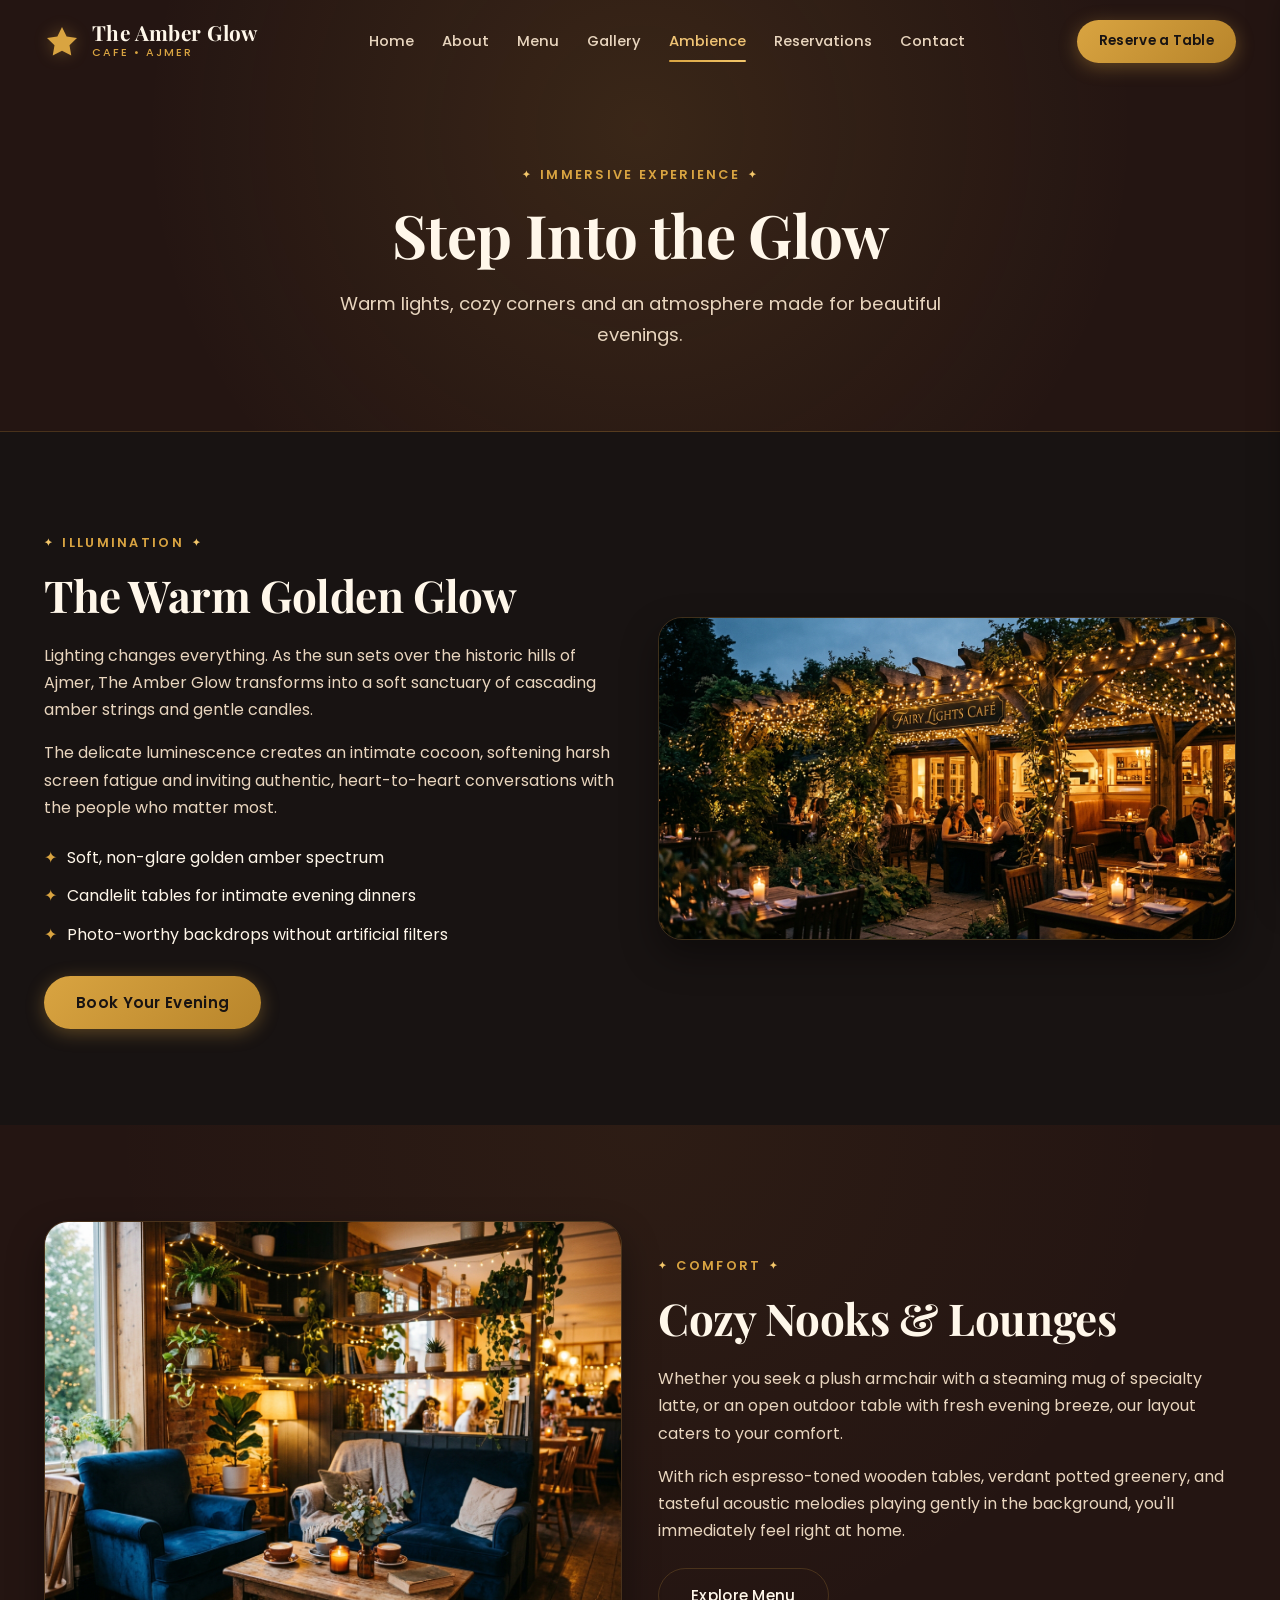
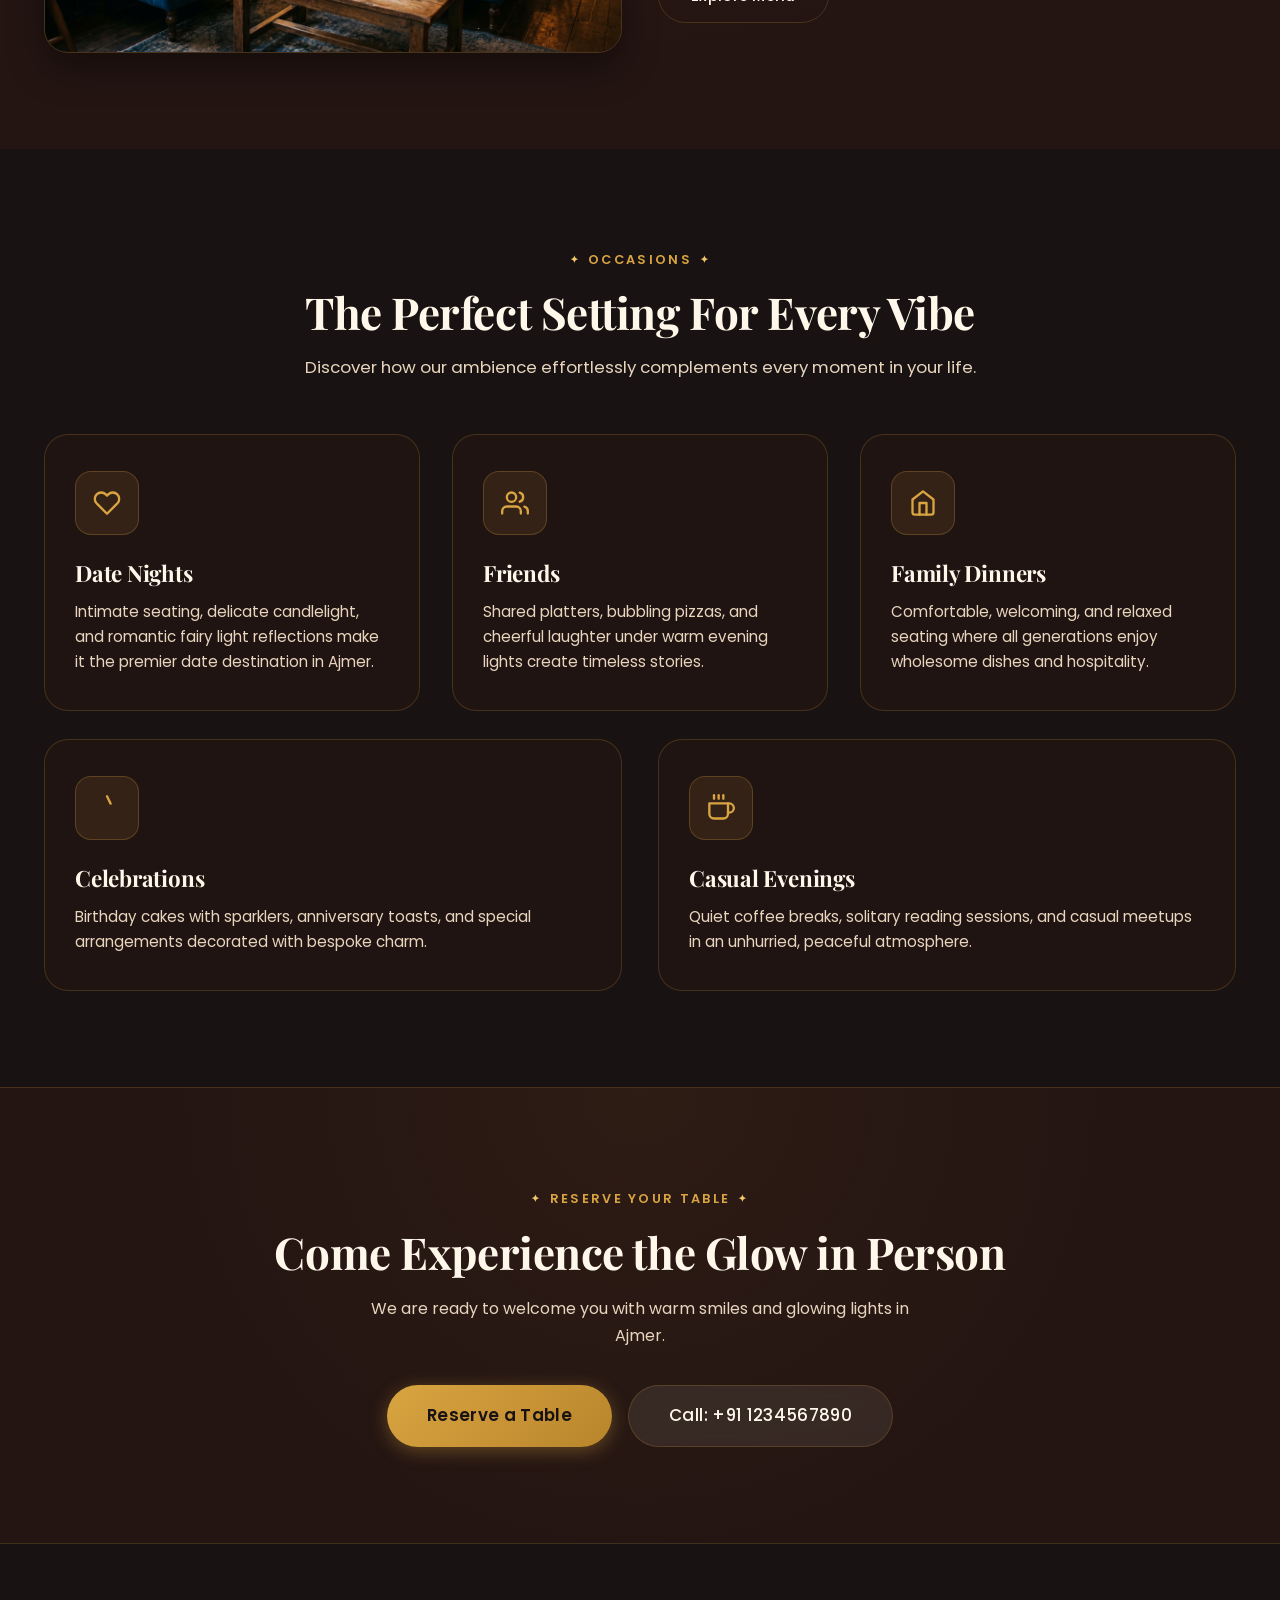
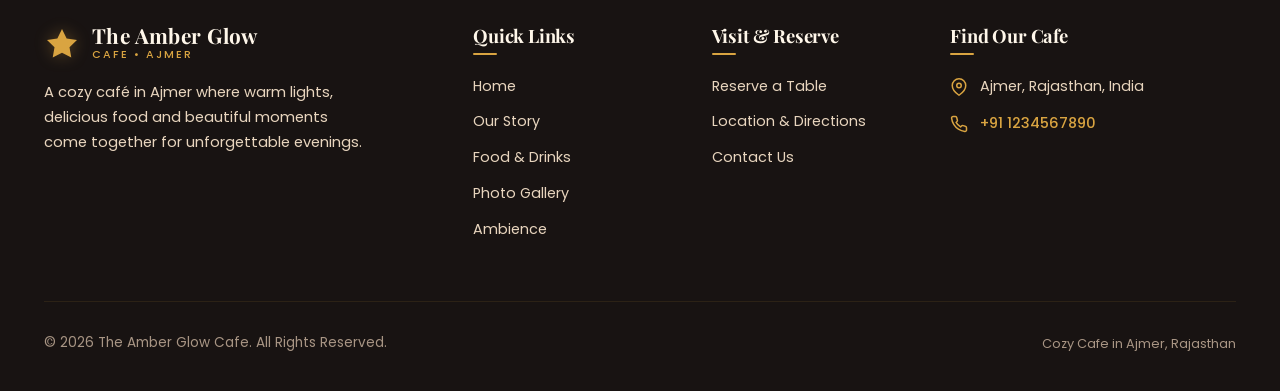
<file: ambience.html>
<!DOCTYPE html>
<html lang="en">
<head>
    <meta charset="UTF-8">
    <meta name="viewport" content="width=device-width, initial-scale=1.0">
    <title>Cozy Ambience & Evening Vibes | The Amber Glow Cafe</title>
    <meta name="description" content="Immerse in the magical ambience of The Amber Glow Cafe. Discover warm fairy lights, cozy corners, romantic evening settings, and comfortable seating.">
    <link rel="canonical" href="https://fairylightscafe.example.com/ambience.html">

    <!-- Open Graph Tags -->
    <meta property="og:type" content="website">
    <meta property="og:title" content="Cozy Ambience & Evening Vibes | The Amber Glow Cafe">
    <meta property="og:description" content="Step into the glow of warm golden fairy lights, cozy corners, and acoustic evening vibes in Ajmer.">
    <meta property="og:image" content="assets/images/cozy-corner.jpg">

    <!-- Stylesheet -->
    <link rel="stylesheet" href="css/style.css">
</head>
<body>

    <!-- Ambient Fairy Lights Particle Canvas -->
    <canvas id="fairyLightsCanvas" class="fairy-light-canvas"></canvas>

    <!-- Global Navigation -->
    <header>
        <nav class="navbar" aria-label="Main Navigation">
            <div class="container nav-container">
                <a href="index.html" class="nav-brand" aria-label="The Amber Glow Cafe Home">
                    <svg class="nav-logo-icon" viewBox="0 0 24 24" fill="currentColor">
                        <path d="M12 2L15.09 8.26L22 9.27L17 14.14L18.18 21.02L12 17.77L5.82 21.02L7 14.14L2 9.27L8.91 8.26L12 2Z"/>
                    </svg>
                    <div class="nav-brand-text">
                        <span class="nav-brand-title">The Amber Glow</span>
                        <span class="nav-brand-subtitle">Cafe • Ajmer</span>
                    </div>
                </a>

                <div class="nav-menu">
                    <a href="index.html" class="nav-link">Home</a>
                    <a href="about.html" class="nav-link">About</a>
                    <a href="menu.html" class="nav-link">Menu</a>
                    <a href="gallery.html" class="nav-link">Gallery</a>
                    <a href="ambience.html" class="nav-link active">Ambience</a>
                    <a href="reservations.html" class="nav-link">Reservations</a>
                    <a href="contact.html" class="nav-link">Contact</a>
                </div>

                <div class="nav-actions">
                    <a href="reservations.html" class="btn btn-primary btn-sm">Reserve a Table</a>
                    <button class="nav-toggle" aria-label="Toggle navigation menu" aria-expanded="false">
                        <span></span>
                    </button>
                </div>
            </div>
        </nav>
    </header>

    <!-- Mobile Drawer Overlay & Menu -->
    <div class="mobile-nav-overlay" aria-hidden="true"></div>
    <div class="mobile-nav" role="dialog" aria-label="Mobile Menu">
        <div class="mobile-nav-links">
            <a href="index.html" class="mobile-nav-link">Home</a>
            <a href="about.html" class="mobile-nav-link">About</a>
            <a href="menu.html" class="mobile-nav-link">Menu</a>
            <a href="gallery.html" class="mobile-nav-link">Gallery</a>
            <a href="ambience.html" class="mobile-nav-link active">Ambience</a>
            <a href="reservations.html" class="mobile-nav-link">Reservations</a>
            <a href="contact.html" class="mobile-nav-link">Contact</a>
            <a href="location.html" class="mobile-nav-link">Find Us</a>
        </div>
        <div class="mobile-nav-cta">
            <a href="reservations.html" class="btn btn-primary" style="width: 100%;">Reserve a Table</a>
            <a href="tel:+911234567890" class="btn btn-secondary" style="width: 100%;">Call: +91 1234567890</a>
        </div>
    </div>

    <!-- MAIN CONTENT -->
    <main id="main-content">
        <!-- Page Hero -->
        <section class="page-hero">
            <div class="container">
                <div class="section-tag reveal">IMMERSIVE EXPERIENCE</div>
                <h1 class="reveal reveal-delay-1">Step Into the Glow</h1>
                <p class="reveal reveal-delay-2">Warm lights, cozy corners and an atmosphere made for beautiful evenings.</p>
            </div>
        </section>

        <!-- Ambience Section 1: Warm Lights -->
        <section class="section section-dark">
            <div class="container">
                <div class="grid-2" style="align-items: center;">
                    <div class="reveal">
                        <div class="section-tag">ILLUMINATION</div>
                        <h2 style="margin-bottom: 20px;">The Warm Golden Glow</h2>
                        <p style="margin-bottom: 16px;">
                            Lighting changes everything. As the sun sets over the historic hills of Ajmer, The Amber Glow transforms into a soft sanctuary of cascading amber strings and gentle candles.
                        </p>
                        <p style="margin-bottom: 24px;">
                            The delicate luminescence creates an intimate cocoon, softening harsh screen fatigue and inviting authentic, heart-to-heart conversations with the people who matter most.
                        </p>
                        <ul style="display: flex; flex-direction: column; gap: 12px; margin-bottom: 28px;">
                            <li style="display: flex; align-items: center; gap: 10px; color: var(--cream);">
                                <span style="color: var(--gold);">✦</span> Soft, non-glare golden amber spectrum
                            </li>
                            <li style="display: flex; align-items: center; gap: 10px; color: var(--cream);">
                                <span style="color: var(--gold);">✦</span> Candlelit tables for intimate evening dinners
                            </li>
                            <li style="display: flex; align-items: center; gap: 10px; color: var(--cream);">
                                <span style="color: var(--gold);">✦</span> Photo-worthy backdrops without artificial filters
                            </li>
                        </ul>
                        <a href="reservations.html" class="btn btn-primary">Book Your Evening</a>
                    </div>

                    <div class="reveal reveal-delay-1">
                        <div style="border-radius: var(--radius-lg); overflow: hidden; border: 1px solid var(--border-subtle); box-shadow: var(--shadow-card);">
                            <img src="assets/images/hero-cafe.jpg" alt="Warm fairy lights hanging across cafe patio" loading="lazy">
                        </div>
                    </div>
                </div>
            </div>
        </section>

        <!-- Ambience Section 2: Cozy Corners -->
        <section class="section section-alt">
            <div class="container">
                <div class="grid-2" style="align-items: center;">
                    <div class="reveal" style="order: 2;">
                        <div class="section-tag">COMFORT</div>
                        <h2 style="margin-bottom: 20px;">Cozy Nooks & Lounges</h2>
                        <p style="margin-bottom: 16px;">
                            Whether you seek a plush armchair with a steaming mug of specialty latte, or an open outdoor table with fresh evening breeze, our layout caters to your comfort.
                        </p>
                        <p style="margin-bottom: 24px;">
                            With rich espresso-toned wooden tables, verdant potted greenery, and tasteful acoustic melodies playing gently in the background, you'll immediately feel right at home.
                        </p>
                        <a href="menu.html" class="btn btn-outline">Explore Menu</a>
                    </div>

                    <div class="reveal reveal-delay-1" style="order: 1;">
                        <div style="border-radius: var(--radius-lg); overflow: hidden; border: 1px solid var(--border-subtle); box-shadow: var(--shadow-card);">
                            <img src="assets/images/cozy-corner.jpg" alt="Cozy lounge nooks with soft cushions and warm lights" loading="lazy">
                        </div>
                    </div>
                </div>
            </div>
        </section>

        <!-- Perfect For Grid -->
        <section class="section section-dark">
            <div class="container">
                <div class="section-header reveal">
                    <div class="section-tag">OCCASIONS</div>
                    <h2>The Perfect Setting For Every Vibe</h2>
                    <p>Discover how our ambience effortlessly complements every moment in your life.</p>
                </div>

                <div class="grid-3" style="margin-bottom: 28px;">
                    <!-- Date Nights -->
                    <div class="feature-card reveal">
                        <div class="feature-icon-wrapper">
                            <svg width="28" height="28" viewBox="0 0 24 24" fill="none" stroke="currentColor" stroke-width="2" stroke-linecap="round" stroke-linejoin="round"><path d="M20.84 4.61a5.5 5.5 0 0 0-7.78 0L12 5.67l-1.06-1.06a5.5 5.5 0 0 0-7.78 7.78l1.06 1.06L12 21.23l7.78-7.78 1.06-1.06a5.5 5.5 0 0 0 0-7.78z"></path></svg>
                        </div>
                        <h3 class="feature-title">Date Nights</h3>
                        <p class="feature-desc">Intimate seating, delicate candlelight, and romantic fairy light reflections make it the premier date destination in Ajmer.</p>
                    </div>

                    <!-- Friends Gathering -->
                    <div class="feature-card reveal reveal-delay-1">
                        <div class="feature-icon-wrapper">
                            <svg width="28" height="28" viewBox="0 0 24 24" fill="none" stroke="currentColor" stroke-width="2" stroke-linecap="round" stroke-linejoin="round"><path d="M17 21v-2a4 4 0 0 0-4-4H5a4 4 0 0 0-4 4v2"></path><circle cx="9" cy="7" r="4"></circle><path d="M23 21v-2a4 4 0 0 0-3-3.87"></path><path d="M16 3.13a4 4 0 0 1 0 7.75"></path></svg>
                        </div>
                        <h3 class="feature-title">Friends</h3>
                        <p class="feature-desc">Shared platters, bubbling pizzas, and cheerful laughter under warm evening lights create timeless stories.</p>
                    </div>

                    <!-- Family Evenings -->
                    <div class="feature-card reveal reveal-delay-2">
                        <div class="feature-icon-wrapper">
                            <svg width="28" height="28" viewBox="0 0 24 24" fill="none" stroke="currentColor" stroke-width="2" stroke-linecap="round" stroke-linejoin="round"><path d="M3 9l9-7 9 7v11a2 2 0 0 1-2 2H5a2 2 0 0 1-2-2z"></path><polyline points="9 22 9 12 15 12 15 22"></polyline></svg>
                        </div>
                        <h3 class="feature-title">Family Dinners</h3>
                        <p class="feature-desc">Comfortable, welcoming, and relaxed seating where all generations enjoy wholesome dishes and hospitality.</p>
                    </div>
                </div>

                <div class="grid-2">
                    <!-- Celebrations -->
                    <div class="feature-card reveal">
                        <div class="feature-icon-wrapper">
                            <svg width="28" height="28" viewBox="0 0 24 24" fill="none" stroke="currentColor" stroke-width="2" stroke-linecap="round" stroke-linejoin="round"><polygon points="12 2 15.09 8.26L22 9.27L17 14.14L18.18 21.02L12 17.77L5.82 21.02L7 14.14L2 9.27L8.91 8.26L12 2"></polygon></svg>
                        </div>
                        <h3 class="feature-title">Celebrations</h3>
                        <p class="feature-desc">Birthday cakes with sparklers, anniversary toasts, and special arrangements decorated with bespoke charm.</p>
                    </div>

                    <!-- Casual Evenings -->
                    <div class="feature-card reveal reveal-delay-1">
                        <div class="feature-icon-wrapper">
                            <svg width="28" height="28" viewBox="0 0 24 24" fill="none" stroke="currentColor" stroke-width="2" stroke-linecap="round" stroke-linejoin="round"><path d="M18 8h1a4 4 0 0 1 0 8h-1"></path><path d="M2 8h16v9a4 4 0 0 1-4 4H6a4 4 0 0 1-4-4V8z"></path><line x1="6" y1="1" x2="6" y2="4"></line><line x1="10" y1="1" x2="10" y2="4"></line><line x1="14" y1="1" x2="14" y2="4"></line></svg>
                        </div>
                        <h3 class="feature-title">Casual Evenings</h3>
                        <p class="feature-desc">Quiet coffee breaks, solitary reading sessions, and casual meetups in an unhurried, peaceful atmosphere.</p>
                    </div>
                </div>
            </div>
        </section>

        <!-- Final Ambience CTA -->
        <section class="section section-alt" style="text-align: center; border-top: 1px solid var(--border-subtle);">
            <div class="container reveal">
                <div class="section-tag">RESERVE YOUR TABLE</div>
                <h2 style="margin-bottom: 16px;">Come Experience the Glow in Person</h2>
                <p style="max-width: 580px; margin: 0 auto 36px;">
                    We are ready to welcome you with warm smiles and glowing lights in Ajmer.
                </p>
                <div style="display: flex; justify-content: center; gap: 16px; flex-wrap: wrap;">
                    <a href="reservations.html" class="btn btn-primary btn-lg">Reserve a Table</a>
                    <a href="tel:+911234567890" class="btn btn-secondary btn-lg">Call: +91 1234567890</a>
                </div>
            </div>
        </section>
    </main>

    <!-- Global Footer -->
    <footer class="footer">
        <div class="container">
            <div class="footer-grid">
                <div class="footer-brand">
                    <a href="index.html" class="nav-brand" style="margin-bottom: 16px;">
                        <svg class="nav-logo-icon" viewBox="0 0 24 24" fill="currentColor">
                            <path d="M12 2L15.09 8.26L22 9.27L17 14.14L18.18 21.02L12 17.77L5.82 21.02L7 14.14L2 9.27L8.91 8.26L12 2Z"/>
                        </svg>
                        <div class="nav-brand-text">
                            <span class="nav-brand-title">The Amber Glow</span>
                            <span class="nav-brand-subtitle">Cafe • Ajmer</span>
                        </div>
                    </a>
                    <p>
                        A cozy café in Ajmer where warm lights, delicious food and beautiful moments come together for unforgettable evenings.
                    </p>
                </div>

                <div class="footer-col">
                    <h4>Quick Links</h4>
                    <div class="footer-links">
                        <a href="index.html" class="footer-link">Home</a>
                        <a href="about.html" class="footer-link">Our Story</a>
                        <a href="menu.html" class="footer-link">Food & Drinks</a>
                        <a href="gallery.html" class="footer-link">Photo Gallery</a>
                        <a href="ambience.html" class="footer-link">Ambience</a>
                    </div>
                </div>

                <div class="footer-col">
                    <h4>Visit & Reserve</h4>
                    <div class="footer-links">
                        <a href="reservations.html" class="footer-link">Reserve a Table</a>
                        <a href="location.html" class="footer-link">Location & Directions</a>
                        <a href="contact.html" class="footer-link">Contact Us</a>
                    </div>
                </div>

                <div class="footer-col">
                    <h4>Find Our Cafe</h4>
                    <div class="footer-contact-item">
                        <svg width="18" height="18" viewBox="0 0 24 24" fill="none" stroke="currentColor" stroke-width="2" stroke-linecap="round" stroke-linejoin="round"><path d="M21 10c0 7-9 13-9 13s-9-6-9-13a9 9 0 0 1 18 0z"></path><circle cx="12" cy="10" r="3"></circle></svg>
                        <span>Ajmer, Rajasthan, India</span>
                    </div>
                    <div class="footer-contact-item">
                        <svg width="18" height="18" viewBox="0 0 24 24" fill="none" stroke="currentColor" stroke-width="2" stroke-linecap="round" stroke-linejoin="round"><path d="M22 16.92v3a2 2 0 0 1-2.18 2 19.79 19.79 0 0 1-8.63-3.07 19.5 19.5 0 0 1-6-6 19.79 19.79 0 0 1-3.07-8.67A2 2 0 0 1 4.11 2h3a2 2 0 0 1 2 1.72 12.84 12.84 0 0 0 .7 2.81 2 2 0 0 1-.45 2.11L8.09 9.91a16 16 0 0 0 6 6l1.27-1.27a2 2 0 0 1 2.11-.45 12.84 12.84 0 0 0 2.81.7A2 2 0 0 1 22 16.92z"></path></svg>
                        <a href="tel:+911234567890" style="color: var(--gold); font-weight: 500;">+91 1234567890</a>
                    </div>
                </div>
            </div>

            <div class="footer-bottom">
                <div>© 2026 The Amber Glow Cafe. All Rights Reserved.</div>
                <div style="font-size: 0.8rem;">Cozy Cafe in Ajmer, Rajasthan</div>
            </div>
        </div>
    </footer>

    <!-- Fixed Floating Mobile Action Bar (<768px) -->
    <aside class="mobile-action-bar" aria-label="Quick Actions">
        <div class="mobile-action-grid">
            <a href="tel:+911234567890" class="mobile-action-btn">
                <svg viewBox="0 0 24 24" fill="none" stroke="currentColor" stroke-width="2" stroke-linecap="round" stroke-linejoin="round"><path d="M22 16.92v3a2 2 0 0 1-2.18 2 19.79 19.79 0 0 1-8.63-3.07 19.5 19.5 0 0 1-6-6 19.79 19.79 0 0 1-3.07-8.67A2 2 0 0 1 4.11 2h3a2 2 0 0 1 2 1.72 12.84 12.84 0 0 0 .7 2.81 2 2 0 0 1-.45 2.11L8.09 9.91a16 16 0 0 0 6 6l1.27-1.27a2 2 0 0 1 2.11-.45 12.84 12.84 0 0 0 2.81.7A2 2 0 0 1 22 16.92z"></path></svg>
                <span>Call</span>
            </a>
            <a href="https://www.google.com/maps/search/?api=1&query=Ajmer+Rajasthan+India" target="_blank" rel="noopener noreferrer" class="mobile-action-btn">
                <svg viewBox="0 0 24 24" fill="none" stroke="currentColor" stroke-width="2" stroke-linecap="round" stroke-linejoin="round"><polygon points="3 11 22 2 13 21 11 13 3 11"></polygon></svg>
                <span>Directions</span>
            </a>
            <a href="reservations.html" class="mobile-action-btn reserve-btn">
                <svg viewBox="0 0 24 24" fill="none" stroke="currentColor" stroke-width="2" stroke-linecap="round" stroke-linejoin="round"><rect x="3" y="4" width="18" height="18" rx="2" ry="2"></rect><line x1="16" y1="2" x2="16" y2="6"></line><line x1="8" y1="2" x2="8" y2="6"></line><line x1="3" y1="10" x2="21" y2="10"></line></svg>
                <span>Reserve</span>
            </a>
        </div>
    </aside>

    <!-- Main Script -->
    <script src="js/main.js"></script>
</body>
</html>
</file>
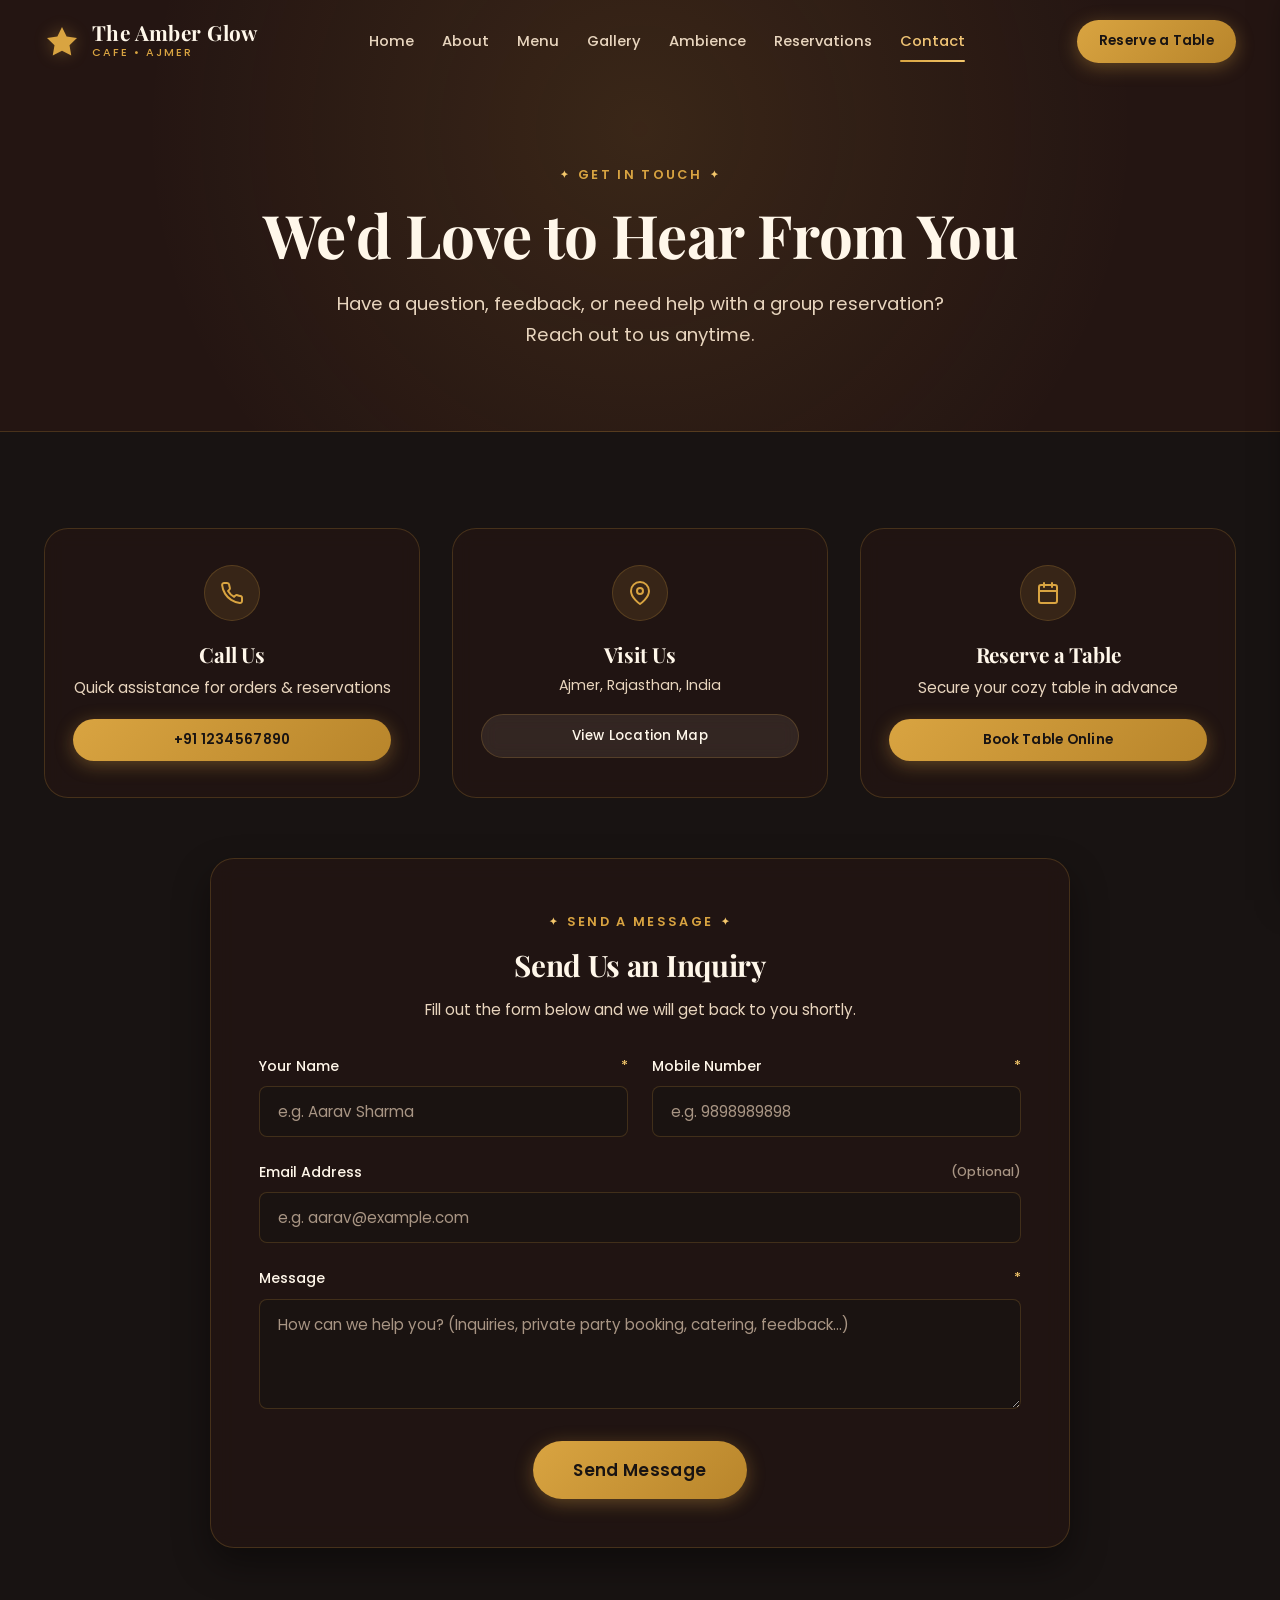
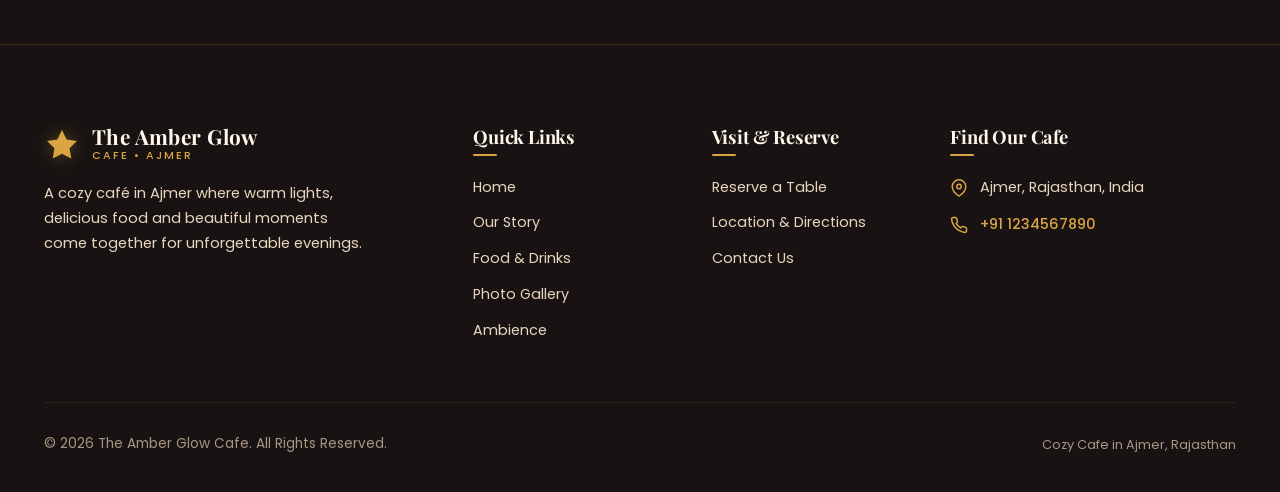
<file: contact.html>
<!DOCTYPE html>
<html lang="en">
<head>
    <meta charset="UTF-8">
    <meta name="viewport" content="width=device-width, initial-scale=1.0">
    <title>Contact The Amber Glow Cafe | Get in Touch</title>
    <meta name="description" content="Contact The Amber Glow Cafe. Reach out for table reservations, private parties, birthday events, or inquiries. Located in Ajmer, Rajasthan.">
    <link rel="canonical" href="https://fairylightscafe.example.com/contact.html">

    <!-- Open Graph Tags -->
    <meta property="og:type" content="website">
    <meta property="og:title" content="Contact The Amber Glow Cafe">
    <meta property="og:description" content="Reach out to The Amber Glow Cafe in Ajmer. Phone: +91 1234567890.">
    <meta property="og:image" content="assets/images/hero-cafe.jpg">

    <!-- Stylesheet -->
    <link rel="stylesheet" href="css/style.css">

    <!-- Schema.org JSON-LD -->
    <script type="application/ld+json">
    {
      "@context": "https://schema.org",
      "@type": "ContactPage",
      "mainEntity": {
        "@type": "CafeOrCoffeeShop",
        "name": "The Amber Glow Cafe",
        "telephone": "+911234567890",
        "address": {
          "@type": "PostalAddress",
          "streetAddress": "Ajmer, Rajasthan",
          "addressLocality": "Ajmer",
          "addressRegion": "Rajasthan",
          "postalCode": "305004",
          "addressCountry": "IN"
        }
      }
    }
    </script>
</head>
<body>

    <!-- Ambient Fairy Lights Particle Canvas -->
    <canvas id="fairyLightsCanvas" class="fairy-light-canvas"></canvas>

    <!-- Global Navigation -->
    <header>
        <nav class="navbar" aria-label="Main Navigation">
            <div class="container nav-container">
                <a href="index.html" class="nav-brand" aria-label="The Amber Glow Cafe Home">
                    <svg class="nav-logo-icon" viewBox="0 0 24 24" fill="currentColor">
                        <path d="M12 2L15.09 8.26L22 9.27L17 14.14L18.18 21.02L12 17.77L5.82 21.02L7 14.14L2 9.27L8.91 8.26L12 2Z"/>
                    </svg>
                    <div class="nav-brand-text">
                        <span class="nav-brand-title">The Amber Glow</span>
                        <span class="nav-brand-subtitle">Cafe • Ajmer</span>
                    </div>
                </a>

                <div class="nav-menu">
                    <a href="index.html" class="nav-link">Home</a>
                    <a href="about.html" class="nav-link">About</a>
                    <a href="menu.html" class="nav-link">Menu</a>
                    <a href="gallery.html" class="nav-link">Gallery</a>
                    <a href="ambience.html" class="nav-link">Ambience</a>
                    <a href="reservations.html" class="nav-link">Reservations</a>
                    <a href="contact.html" class="nav-link active">Contact</a>
                </div>

                <div class="nav-actions">
                    <a href="reservations.html" class="btn btn-primary btn-sm">Reserve a Table</a>
                    <button class="nav-toggle" aria-label="Toggle navigation menu" aria-expanded="false">
                        <span></span>
                    </button>
                </div>
            </div>
        </nav>
    </header>

    <!-- Mobile Drawer Overlay & Menu -->
    <div class="mobile-nav-overlay" aria-hidden="true"></div>
    <div class="mobile-nav" role="dialog" aria-label="Mobile Menu">
        <div class="mobile-nav-links">
            <a href="index.html" class="mobile-nav-link">Home</a>
            <a href="about.html" class="mobile-nav-link">About</a>
            <a href="menu.html" class="mobile-nav-link">Menu</a>
            <a href="gallery.html" class="mobile-nav-link">Gallery</a>
            <a href="ambience.html" class="mobile-nav-link">Ambience</a>
            <a href="reservations.html" class="mobile-nav-link">Reservations</a>
            <a href="contact.html" class="mobile-nav-link active">Contact</a>
            <a href="location.html" class="mobile-nav-link">Find Us</a>
        </div>
        <div class="mobile-nav-cta">
            <a href="reservations.html" class="btn btn-primary" style="width: 100%;">Reserve a Table</a>
            <a href="tel:+911234567890" class="btn btn-secondary" style="width: 100%;">Call: +91 1234567890</a>
        </div>
    </div>

    <!-- MAIN CONTENT -->
    <main id="main-content">
        <!-- Page Hero -->
        <section class="page-hero">
            <div class="container">
                <div class="section-tag reveal">GET IN TOUCH</div>
                <h1 class="reveal reveal-delay-1">We'd Love to Hear From You</h1>
                <p class="reveal reveal-delay-2">Have a question, feedback, or need help with a group reservation? Reach out to us anytime.</p>
            </div>
        </section>

        <!-- Contact Cards Section -->
        <section class="section section-dark">
            <div class="container">
                <div class="grid-3" style="margin-bottom: 60px;">
                    <!-- Call Card -->
                    <div class="contact-info-card reveal">
                        <div class="contact-icon">
                            <svg width="24" height="24" viewBox="0 0 24 24" fill="none" stroke="currentColor" stroke-width="2" stroke-linecap="round" stroke-linejoin="round"><path d="M22 16.92v3a2 2 0 0 1-2.18 2 19.79 19.79 0 0 1-8.63-3.07 19.5 19.5 0 0 1-6-6 19.79 19.79 0 0 1-3.07-8.67A2 2 0 0 1 4.11 2h3a2 2 0 0 1 2 1.72 12.84 12.84 0 0 0 .7 2.81 2 2 0 0 1-.45 2.11L8.09 9.91a16 16 0 0 0 6 6l1.27-1.27a2 2 0 0 1 2.11-.45 12.84 12.84 0 0 0 2.81.7A2 2 0 0 1 22 16.92z"></path></svg>
                        </div>
                        <h3 style="font-size: 1.3rem; margin-bottom: 8px; color: var(--cream);">Call Us</h3>
                        <p style="font-size: 0.95rem; margin-bottom: 18px; color: var(--text-muted);">Quick assistance for orders & reservations</p>
                        <a href="tel:+911234567890" class="btn btn-primary btn-sm" style="width: 100%;">
                            +91 1234567890
                        </a>
                    </div>

                    <!-- Visit Us Card -->
                    <div class="contact-info-card reveal reveal-delay-1">
                        <div class="contact-icon">
                            <svg width="24" height="24" viewBox="0 0 24 24" fill="none" stroke="currentColor" stroke-width="2" stroke-linecap="round" stroke-linejoin="round"><path d="M21 10c0 7-9 13-9 13s-9-6-9-13a9 9 0 0 1 18 0z"></path><circle cx="12" cy="10" r="3"></circle></svg>
                        </div>
                        <h3 style="font-size: 1.3rem; margin-bottom: 8px; color: var(--cream);">Visit Us</h3>
                        <p style="font-size: 0.88rem; margin-bottom: 18px; color: var(--text-muted); line-height: 1.5;">
                            Ajmer, Rajasthan, India
                        </p>
                        <a href="location.html" class="btn btn-secondary btn-sm" style="width: 100%;">
                            View Location Map
                        </a>
                    </div>

                    <!-- Reserve Card -->
                    <div class="contact-info-card reveal reveal-delay-2">
                        <div class="contact-icon">
                            <svg width="24" height="24" viewBox="0 0 24 24" fill="none" stroke="currentColor" stroke-width="2" stroke-linecap="round" stroke-linejoin="round"><rect x="3" y="4" width="18" height="18" rx="2" ry="2"></rect><line x1="16" y1="2" x2="16" y2="6"></line><line x1="8" y1="2" x2="8" y2="6"></line><line x1="3" y1="10" x2="21" y2="10"></line></svg>
                        </div>
                        <h3 style="font-size: 1.3rem; margin-bottom: 8px; color: var(--cream);">Reserve a Table</h3>
                        <p style="font-size: 0.95rem; margin-bottom: 18px; color: var(--text-muted);">Secure your cozy table in advance</p>
                        <a href="reservations.html" class="btn btn-primary btn-sm" style="width: 100%;">
                            Book Table Online
                        </a>
                    </div>
                </div>

                <!-- Contact Message Form Container -->
                <div class="reservation-container reveal">
                    <div class="section-header" style="margin-bottom: 32px;">
                        <div class="section-tag">SEND A MESSAGE</div>
                        <h2 style="font-size: 1.85rem;">Send Us an Inquiry</h2>
                        <p style="font-size: 0.95rem;">Fill out the form below and we will get back to you shortly.</p>
                    </div>

                    <form id="contactForm" novalidate>
                        <div class="form-grid">
                            <div class="form-group">
                                <label for="contactName" class="form-label">
                                    Your Name <span class="required">*</span>
                                </label>
                                <input type="text" id="contactName" class="form-control" placeholder="e.g. Aarav Sharma" required>
                                <span class="form-error">Please enter your name</span>
                            </div>

                            <div class="form-group">
                                <label for="contactPhone" class="form-label">
                                    Mobile Number <span class="required">*</span>
                                </label>
                                <input type="tel" id="contactPhone" class="form-control" placeholder="e.g. 9898989898" maxlength="10" required>
                                <span class="form-error">Please enter a valid 10-digit Indian phone number</span>
                            </div>

                            <div class="form-group full-width">
                                <label for="contactEmail" class="form-label">
                                    Email Address <span style="font-size: 0.78rem; color: var(--text-dim);">(Optional)</span>
                                </label>
                                <input type="email" id="contactEmail" class="form-control" placeholder="e.g. aarav@example.com">
                            </div>

                            <div class="form-group full-width">
                                <label for="contactMessage" class="form-label">
                                    Message <span class="required">*</span>
                                </label>
                                <textarea id="contactMessage" class="form-control" placeholder="How can we help you? (Inquiries, private party booking, catering, feedback...)" required></textarea>
                                <span class="form-error">Please enter your message</span>
                            </div>
                        </div>

                        <div style="text-align: center; margin-top: 32px;">
                            <button type="submit" class="btn btn-primary btn-lg" style="min-width: 200px;">
                                Send Message
                            </button>
                        </div>
                    </form>
                </div>
            </div>
        </section>
    </main>

    <!-- Global Footer -->
    <footer class="footer">
        <div class="container">
            <div class="footer-grid">
                <div class="footer-brand">
                    <a href="index.html" class="nav-brand" style="margin-bottom: 16px;">
                        <svg class="nav-logo-icon" viewBox="0 0 24 24" fill="currentColor">
                            <path d="M12 2L15.09 8.26L22 9.27L17 14.14L18.18 21.02L12 17.77L5.82 21.02L7 14.14L2 9.27L8.91 8.26L12 2Z"/>
                        </svg>
                        <div class="nav-brand-text">
                            <span class="nav-brand-title">The Amber Glow</span>
                            <span class="nav-brand-subtitle">Cafe • Ajmer</span>
                        </div>
                    </a>
                    <p>
                        A cozy café in Ajmer where warm lights, delicious food and beautiful moments come together for unforgettable evenings.
                    </p>
                </div>

                <div class="footer-col">
                    <h4>Quick Links</h4>
                    <div class="footer-links">
                        <a href="index.html" class="footer-link">Home</a>
                        <a href="about.html" class="footer-link">Our Story</a>
                        <a href="menu.html" class="footer-link">Food & Drinks</a>
                        <a href="gallery.html" class="footer-link">Photo Gallery</a>
                        <a href="ambience.html" class="footer-link">Ambience</a>
                    </div>
                </div>

                <div class="footer-col">
                    <h4>Visit & Reserve</h4>
                    <div class="footer-links">
                        <a href="reservations.html" class="footer-link">Reserve a Table</a>
                        <a href="location.html" class="footer-link">Location & Directions</a>
                        <a href="contact.html" class="footer-link">Contact Us</a>
                    </div>
                </div>

                <div class="footer-col">
                    <h4>Find Our Cafe</h4>
                    <div class="footer-contact-item">
                        <svg width="18" height="18" viewBox="0 0 24 24" fill="none" stroke="currentColor" stroke-width="2" stroke-linecap="round" stroke-linejoin="round"><path d="M21 10c0 7-9 13-9 13s-9-6-9-13a9 9 0 0 1 18 0z"></path><circle cx="12" cy="10" r="3"></circle></svg>
                        <span>Ajmer, Rajasthan, India</span>
                    </div>
                    <div class="footer-contact-item">
                        <svg width="18" height="18" viewBox="0 0 24 24" fill="none" stroke="currentColor" stroke-width="2" stroke-linecap="round" stroke-linejoin="round"><path d="M22 16.92v3a2 2 0 0 1-2.18 2 19.79 19.79 0 0 1-8.63-3.07 19.5 19.5 0 0 1-6-6 19.79 19.79 0 0 1-3.07-8.67A2 2 0 0 1 4.11 2h3a2 2 0 0 1 2 1.72 12.84 12.84 0 0 0 .7 2.81 2 2 0 0 1-.45 2.11L8.09 9.91a16 16 0 0 0 6 6l1.27-1.27a2 2 0 0 1 2.11-.45 12.84 12.84 0 0 0 2.81.7A2 2 0 0 1 22 16.92z"></path></svg>
                        <a href="tel:+911234567890" style="color: var(--gold); font-weight: 500;">+91 1234567890</a>
                    </div>
                </div>
            </div>

            <div class="footer-bottom">
                <div>© 2026 The Amber Glow Cafe. All Rights Reserved.</div>
                <div style="font-size: 0.8rem;">Cozy Cafe in Ajmer, Rajasthan</div>
            </div>
        </div>
    </footer>

    <!-- Fixed Floating Mobile Action Bar (<768px) -->
    <aside class="mobile-action-bar" aria-label="Quick Actions">
        <div class="mobile-action-grid">
            <a href="tel:+911234567890" class="mobile-action-btn">
                <svg viewBox="0 0 24 24" fill="none" stroke="currentColor" stroke-width="2" stroke-linecap="round" stroke-linejoin="round"><path d="M22 16.92v3a2 2 0 0 1-2.18 2 19.79 19.79 0 0 1-8.63-3.07 19.5 19.5 0 0 1-6-6 19.79 19.79 0 0 1-3.07-8.67A2 2 0 0 1 4.11 2h3a2 2 0 0 1 2 1.72 12.84 12.84 0 0 0 .7 2.81 2 2 0 0 1-.45 2.11L8.09 9.91a16 16 0 0 0 6 6l1.27-1.27a2 2 0 0 1 2.11-.45 12.84 12.84 0 0 0 2.81.7A2 2 0 0 1 22 16.92z"></path></svg>
                <span>Call</span>
            </a>
            <a href="https://www.google.com/maps/search/?api=1&query=Ajmer+Rajasthan+India" target="_blank" rel="noopener noreferrer" class="mobile-action-btn">
                <svg viewBox="0 0 24 24" fill="none" stroke="currentColor" stroke-width="2" stroke-linecap="round" stroke-linejoin="round"><polygon points="3 11 22 2 13 21 11 13 3 11"></polygon></svg>
                <span>Directions</span>
            </a>
            <a href="reservations.html" class="mobile-action-btn reserve-btn">
                <svg viewBox="0 0 24 24" fill="none" stroke="currentColor" stroke-width="2" stroke-linecap="round" stroke-linejoin="round"><rect x="3" y="4" width="18" height="18" rx="2" ry="2"></rect><line x1="16" y1="2" x2="16" y2="6"></line><line x1="8" y1="2" x2="8" y2="6"></line><line x1="3" y1="10" x2="21" y2="10"></line></svg>
                <span>Reserve</span>
            </a>
        </div>
    </aside>

    <!-- Main Script -->
    <script src="js/main.js"></script>
</body>
</html>
</file>
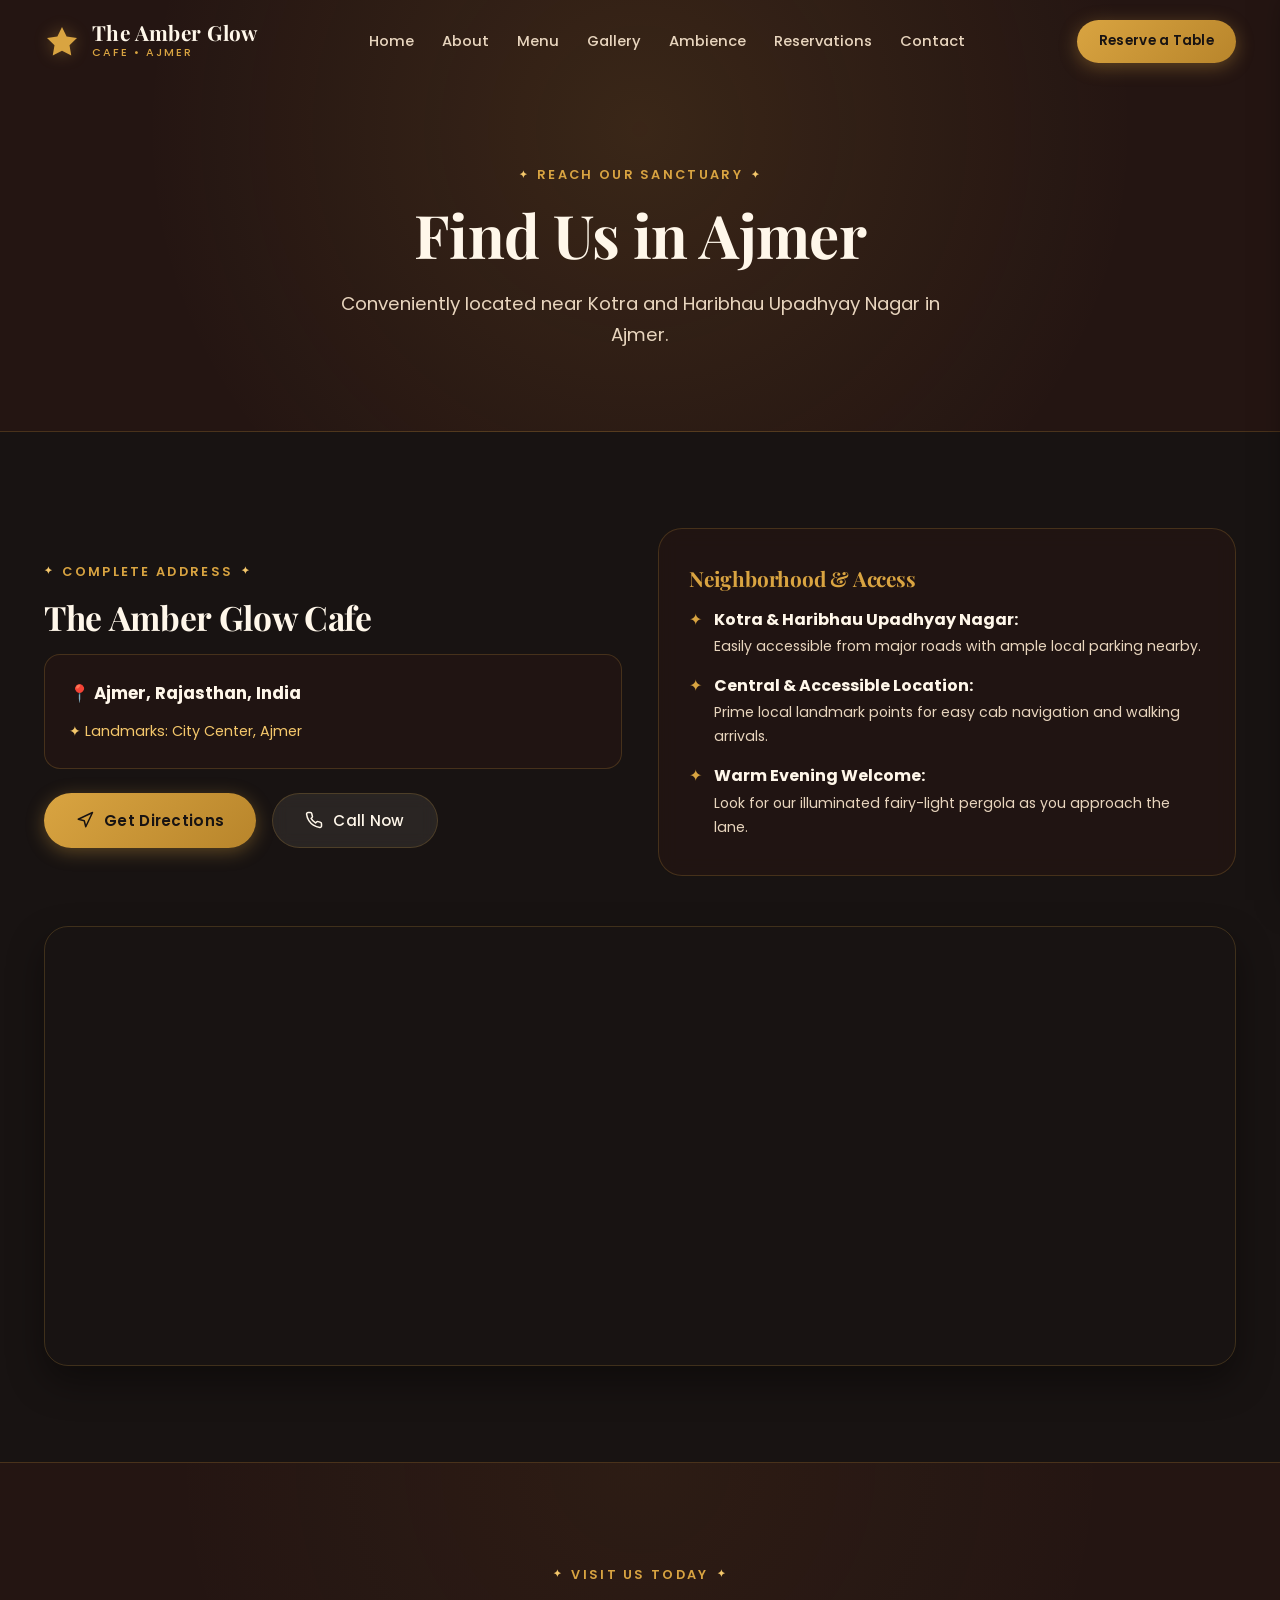
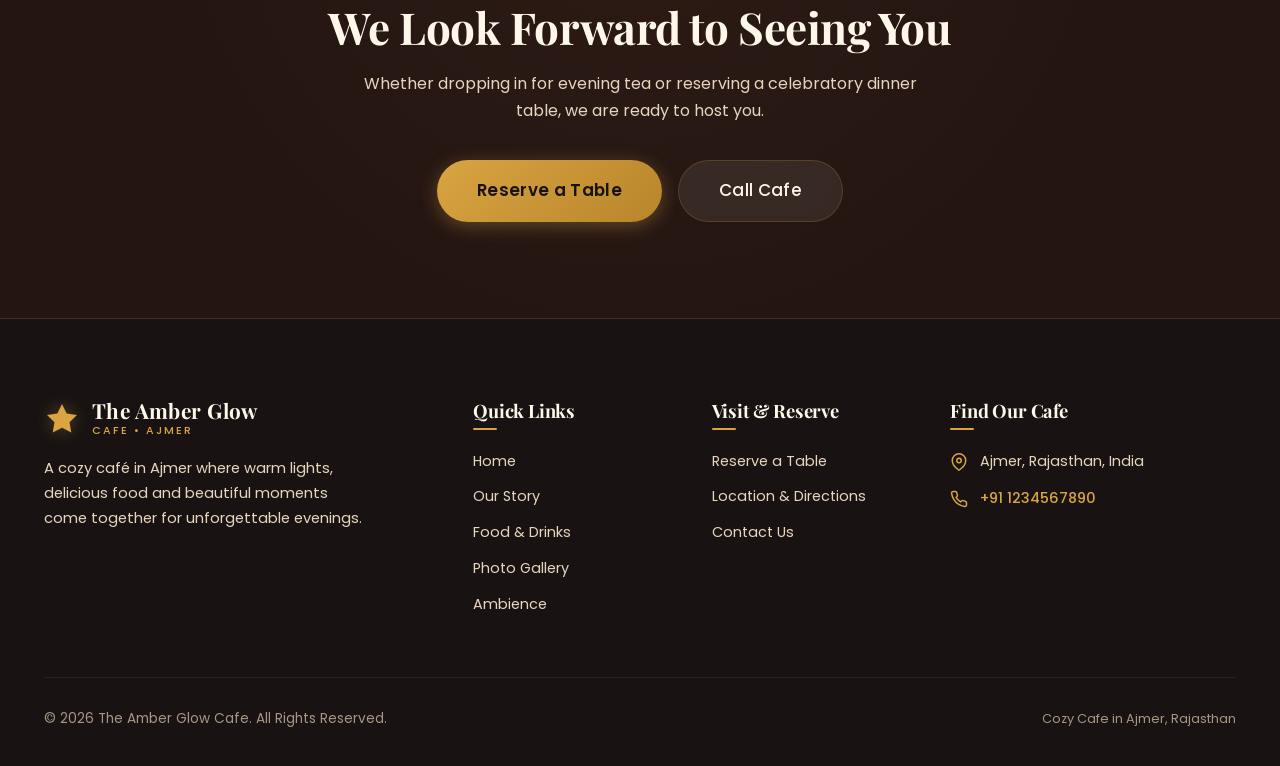
<file: location.html>
<!DOCTYPE html>
<html lang="en">
<head>
    <meta charset="UTF-8">
    <meta name="viewport" content="width=device-width, initial-scale=1.0">
    <title>The Amber Glow Cafe | Location & Directions</title>
    <meta name="description" content="Find The Amber Glow Cafe in Ajmer. Located Ajmer, Rajasthan, Ajmer, Rajasthan. Get map directions.">
    <link rel="canonical" href="https://fairylightscafe.example.com/location.html">

    <!-- Open Graph Tags -->
    <meta property="og:type" content="website">
    <meta property="og:title" content="The Amber Glow Cafe | Location & Directions">
    <meta property="og:description" content="Find The Amber Glow Cafe in Ajmer. Get interactive map and directions.">
    <meta property="og:image" content="assets/images/hero-cafe.jpg">

    <!-- Stylesheet -->
    <link rel="stylesheet" href="css/style.css">

    <!-- Schema.org JSON-LD -->
    <script type="application/ld+json">
    {
      "@context": "https://schema.org",
      "@type": "CafeOrCoffeeShop",
      "name": "The Amber Glow Cafe",
      "telephone": "+911234567890",
      "address": {
        "@type": "PostalAddress",
        "streetAddress": "Ajmer, Rajasthan",
        "addressLocality": "Ajmer",
        "addressRegion": "Rajasthan",
        "postalCode": "305004",
        "addressCountry": "IN"
      },
      "hasMap": "https://www.google.com/maps/search/?api=1&query=Ajmer+Rajasthan+India"
    }
    </script>
</head>
<body>

    <!-- Ambient Fairy Lights Particle Canvas -->
    <canvas id="fairyLightsCanvas" class="fairy-light-canvas"></canvas>

    <!-- Global Navigation -->
    <header>
        <nav class="navbar" aria-label="Main Navigation">
            <div class="container nav-container">
                <a href="index.html" class="nav-brand" aria-label="The Amber Glow Cafe Home">
                    <svg class="nav-logo-icon" viewBox="0 0 24 24" fill="currentColor">
                        <path d="M12 2L15.09 8.26L22 9.27L17 14.14L18.18 21.02L12 17.77L5.82 21.02L7 14.14L2 9.27L8.91 8.26L12 2Z"/>
                    </svg>
                    <div class="nav-brand-text">
                        <span class="nav-brand-title">The Amber Glow</span>
                        <span class="nav-brand-subtitle">Cafe • Ajmer</span>
                    </div>
                </a>

                <div class="nav-menu">
                    <a href="index.html" class="nav-link">Home</a>
                    <a href="about.html" class="nav-link">About</a>
                    <a href="menu.html" class="nav-link">Menu</a>
                    <a href="gallery.html" class="nav-link">Gallery</a>
                    <a href="ambience.html" class="nav-link">Ambience</a>
                    <a href="reservations.html" class="nav-link">Reservations</a>
                    <a href="contact.html" class="nav-link">Contact</a>
                </div>

                <div class="nav-actions">
                    <a href="reservations.html" class="btn btn-primary btn-sm">Reserve a Table</a>
                    <button class="nav-toggle" aria-label="Toggle navigation menu" aria-expanded="false">
                        <span></span>
                    </button>
                </div>
            </div>
        </nav>
    </header>

    <!-- Mobile Drawer Overlay & Menu -->
    <div class="mobile-nav-overlay" aria-hidden="true"></div>
    <div class="mobile-nav" role="dialog" aria-label="Mobile Menu">
        <div class="mobile-nav-links">
            <a href="index.html" class="mobile-nav-link">Home</a>
            <a href="about.html" class="mobile-nav-link">About</a>
            <a href="menu.html" class="mobile-nav-link">Menu</a>
            <a href="gallery.html" class="mobile-nav-link">Gallery</a>
            <a href="ambience.html" class="mobile-nav-link">Ambience</a>
            <a href="reservations.html" class="mobile-nav-link">Reservations</a>
            <a href="contact.html" class="mobile-nav-link">Contact</a>
            <a href="location.html" class="mobile-nav-link active">Find Us</a>
        </div>
        <div class="mobile-nav-cta">
            <a href="reservations.html" class="btn btn-primary" style="width: 100%;">Reserve a Table</a>
            <a href="tel:+911234567890" class="btn btn-secondary" style="width: 100%;">Call: +91 1234567890</a>
        </div>
    </div>

    <!-- MAIN CONTENT -->
    <main id="main-content">
        <!-- Page Hero -->
        <section class="page-hero">
            <div class="container">
                <div class="section-tag reveal">REACH OUR SANCTUARY</div>
                <h1 class="reveal reveal-delay-1">Find Us in Ajmer</h1>
                <p class="reveal reveal-delay-2">Conveniently located near Kotra and Haribhau Upadhyay Nagar in Ajmer.</p>
            </div>
        </section>

        <!-- Location Information Section -->
        <section class="section section-dark">
            <div class="container">
                <div class="grid-2" style="align-items: center; margin-bottom: 50px;">
                    <div class="reveal">
                        <div class="section-tag">COMPLETE ADDRESS</div>
                        <h2 style="font-size: 2.1rem; margin-bottom: 16px;">The Amber Glow Cafe</h2>
                        
                        <div style="background: var(--bg-card); border: 1px solid var(--border-subtle); border-radius: var(--radius-md); padding: 24px; margin-bottom: 24px;">
                            <p style="color: var(--cream); font-size: 1.05rem; line-height: 1.7; margin-bottom: 12px;">
                                📍 <strong>Ajmer, Rajasthan, India</strong>
                            </p>
                            <p style="color: var(--amber); font-size: 0.9rem;">
                                ✦ Landmarks: City Center, Ajmer
                            </p>
                        </div>

                        <div style="display: flex; gap: 16px; flex-wrap: wrap;">
                            <a href="https://www.google.com/maps/search/?api=1&query=Ajmer+Rajasthan+India" target="_blank" rel="noopener noreferrer" class="btn btn-primary">
                                <svg width="18" height="18" viewBox="0 0 24 24" fill="none" stroke="currentColor" stroke-width="2" stroke-linecap="round" stroke-linejoin="round"><polygon points="3 11 22 2 13 21 11 13 3 11"></polygon></svg>
                                Get Directions
                            </a>
                            <a href="tel:+911234567890" class="btn btn-secondary">
                                <svg width="18" height="18" viewBox="0 0 24 24" fill="none" stroke="currentColor" stroke-width="2" stroke-linecap="round" stroke-linejoin="round"><path d="M22 16.92v3a2 2 0 0 1-2.18 2 19.79 19.79 0 0 1-8.63-3.07 19.5 19.5 0 0 1-6-6 19.79 19.79 0 0 1-3.07-8.67A2 2 0 0 1 4.11 2h3a2 2 0 0 1 2 1.72 12.84 12.84 0 0 0 .7 2.81 2 2 0 0 1-.45 2.11L8.09 9.91a16 16 0 0 0 6 6l1.27-1.27a2 2 0 0 1 2.11-.45 12.84 12.84 0 0 0 2.81.7A2 2 0 0 1 22 16.92z"></path></svg>
                                Call Now
                            </a>
                        </div>
                    </div>

                    <!-- Nearby Connectivity Highlights -->
                    <div class="reveal reveal-delay-1">
                        <div class="feature-card">
                            <h3 style="color: var(--gold); margin-bottom: 16px; font-size: 1.3rem;">Neighborhood & Access</h3>
                            <ul style="display: flex; flex-direction: column; gap: 14px;">
                                <li style="display: flex; gap: 12px; align-items: flex-start;">
                                    <span style="color: var(--gold);">✦</span>
                                    <div>
                                        <strong style="color: var(--cream);">Kotra & Haribhau Upadhyay Nagar:</strong>
                                        <p style="font-size: 0.88rem; margin: 2px 0 0;">Easily accessible from major roads with ample local parking nearby.</p>
                                    </div>
                                </li>
                                <li style="display: flex; gap: 12px; align-items: flex-start;">
                                    <span style="color: var(--gold);">✦</span>
                                    <div>
                                        <strong style="color: var(--cream);">Central & Accessible Location:</strong>
                                        <p style="font-size: 0.88rem; margin: 2px 0 0;">Prime local landmark points for easy cab navigation and walking arrivals.</p>
                                    </div>
                                </li>
                                <li style="display: flex; gap: 12px; align-items: flex-start;">
                                    <span style="color: var(--gold);">✦</span>
                                    <div>
                                        <strong style="color: var(--cream);">Warm Evening Welcome:</strong>
                                        <p style="font-size: 0.88rem; margin: 2px 0 0;">Look for our illuminated fairy-light pergola as you approach the lane.</p>
                                    </div>
                                </li>
                            </ul>
                        </div>
                    </div>
                </div>

                <!-- Google Maps Section -->
                <div class="map-wrapper reveal">
                    <iframe 
                        title="Google Maps Location for The Amber Glow Cafe" 
                        src="https://maps.google.com/maps?q=Ajmer,+Rajasthan,+India&t=&z=16&ie=UTF8&iwloc=&output=embed" 
                        allowfullscreen="" 
                        loading="lazy" 
                        referrerpolicy="no-referrer-when-downgrade">
                    </iframe>
                </div>
            </div>
        </section>

        <!-- Reservation CTA -->
        <section class="section section-alt" style="text-align: center; border-top: 1px solid var(--border-subtle);">
            <div class="container reveal">
                <div class="section-tag">VISIT US TODAY</div>
                <h2 style="margin-bottom: 16px;">We Look Forward to Seeing You</h2>
                <p style="max-width: 580px; margin: 0 auto 36px;">
                    Whether dropping in for evening tea or reserving a celebratory dinner table, we are ready to host you.
                </p>
                <div style="display: flex; justify-content: center; gap: 16px; flex-wrap: wrap;">
                    <a href="reservations.html" class="btn btn-primary btn-lg">Reserve a Table</a>
                    <a href="tel:+911234567890" class="btn btn-secondary btn-lg">Call Cafe</a>
                </div>
            </div>
        </section>
    </main>

    <!-- Global Footer -->
    <footer class="footer">
        <div class="container">
            <div class="footer-grid">
                <div class="footer-brand">
                    <a href="index.html" class="nav-brand" style="margin-bottom: 16px;">
                        <svg class="nav-logo-icon" viewBox="0 0 24 24" fill="currentColor">
                            <path d="M12 2L15.09 8.26L22 9.27L17 14.14L18.18 21.02L12 17.77L5.82 21.02L7 14.14L2 9.27L8.91 8.26L12 2Z"/>
                        </svg>
                        <div class="nav-brand-text">
                            <span class="nav-brand-title">The Amber Glow</span>
                            <span class="nav-brand-subtitle">Cafe • Ajmer</span>
                        </div>
                    </a>
                    <p>
                        A cozy café in Ajmer where warm lights, delicious food and beautiful moments come together for unforgettable evenings.
                    </p>
                </div>

                <div class="footer-col">
                    <h4>Quick Links</h4>
                    <div class="footer-links">
                        <a href="index.html" class="footer-link">Home</a>
                        <a href="about.html" class="footer-link">Our Story</a>
                        <a href="menu.html" class="footer-link">Food & Drinks</a>
                        <a href="gallery.html" class="footer-link">Photo Gallery</a>
                        <a href="ambience.html" class="footer-link">Ambience</a>
                    </div>
                </div>

                <div class="footer-col">
                    <h4>Visit & Reserve</h4>
                    <div class="footer-links">
                        <a href="reservations.html" class="footer-link">Reserve a Table</a>
                        <a href="location.html" class="footer-link">Location & Directions</a>
                        <a href="contact.html" class="footer-link">Contact Us</a>
                    </div>
                </div>

                <div class="footer-col">
                    <h4>Find Our Cafe</h4>
                    <div class="footer-contact-item">
                        <svg width="18" height="18" viewBox="0 0 24 24" fill="none" stroke="currentColor" stroke-width="2" stroke-linecap="round" stroke-linejoin="round"><path d="M21 10c0 7-9 13-9 13s-9-6-9-13a9 9 0 0 1 18 0z"></path><circle cx="12" cy="10" r="3"></circle></svg>
                        <span>Ajmer, Rajasthan, India</span>
                    </div>
                    <div class="footer-contact-item">
                        <svg width="18" height="18" viewBox="0 0 24 24" fill="none" stroke="currentColor" stroke-width="2" stroke-linecap="round" stroke-linejoin="round"><path d="M22 16.92v3a2 2 0 0 1-2.18 2 19.79 19.79 0 0 1-8.63-3.07 19.5 19.5 0 0 1-6-6 19.79 19.79 0 0 1-3.07-8.67A2 2 0 0 1 4.11 2h3a2 2 0 0 1 2 1.72 12.84 12.84 0 0 0 .7 2.81 2 2 0 0 1-.45 2.11L8.09 9.91a16 16 0 0 0 6 6l1.27-1.27a2 2 0 0 1 2.11-.45 12.84 12.84 0 0 0 2.81.7A2 2 0 0 1 22 16.92z"></path></svg>
                        <a href="tel:+911234567890" style="color: var(--gold); font-weight: 500;">+91 1234567890</a>
                    </div>
                </div>
            </div>

            <div class="footer-bottom">
                <div>© 2026 The Amber Glow Cafe. All Rights Reserved.</div>
                <div style="font-size: 0.8rem;">Cozy Cafe in Ajmer, Rajasthan</div>
            </div>
        </div>
    </footer>

    <!-- Fixed Floating Mobile Action Bar (<768px) -->
    <aside class="mobile-action-bar" aria-label="Quick Actions">
        <div class="mobile-action-grid">
            <a href="tel:+911234567890" class="mobile-action-btn">
                <svg viewBox="0 0 24 24" fill="none" stroke="currentColor" stroke-width="2" stroke-linecap="round" stroke-linejoin="round"><path d="M22 16.92v3a2 2 0 0 1-2.18 2 19.79 19.79 0 0 1-8.63-3.07 19.5 19.5 0 0 1-6-6 19.79 19.79 0 0 1-3.07-8.67A2 2 0 0 1 4.11 2h3a2 2 0 0 1 2 1.72 12.84 12.84 0 0 0 .7 2.81 2 2 0 0 1-.45 2.11L8.09 9.91a16 16 0 0 0 6 6l1.27-1.27a2 2 0 0 1 2.11-.45 12.84 12.84 0 0 0 2.81.7A2 2 0 0 1 22 16.92z"></path></svg>
                <span>Call</span>
            </a>
            <a href="https://www.google.com/maps/search/?api=1&query=Ajmer+Rajasthan+India" target="_blank" rel="noopener noreferrer" class="mobile-action-btn">
                <svg viewBox="0 0 24 24" fill="none" stroke="currentColor" stroke-width="2" stroke-linecap="round" stroke-linejoin="round"><polygon points="3 11 22 2 13 21 11 13 3 11"></polygon></svg>
                <span>Directions</span>
            </a>
            <a href="reservations.html" class="mobile-action-btn reserve-btn">
                <svg viewBox="0 0 24 24" fill="none" stroke="currentColor" stroke-width="2" stroke-linecap="round" stroke-linejoin="round"><rect x="3" y="4" width="18" height="18" rx="2" ry="2"></rect><line x1="16" y1="2" x2="16" y2="6"></line><line x1="8" y1="2" x2="8" y2="6"></line><line x1="3" y1="10" x2="21" y2="10"></line></svg>
                <span>Reserve</span>
            </a>
        </div>
    </aside>

    <!-- Main Script -->
    <script src="js/main.js"></script>
</body>
</html>
</file>
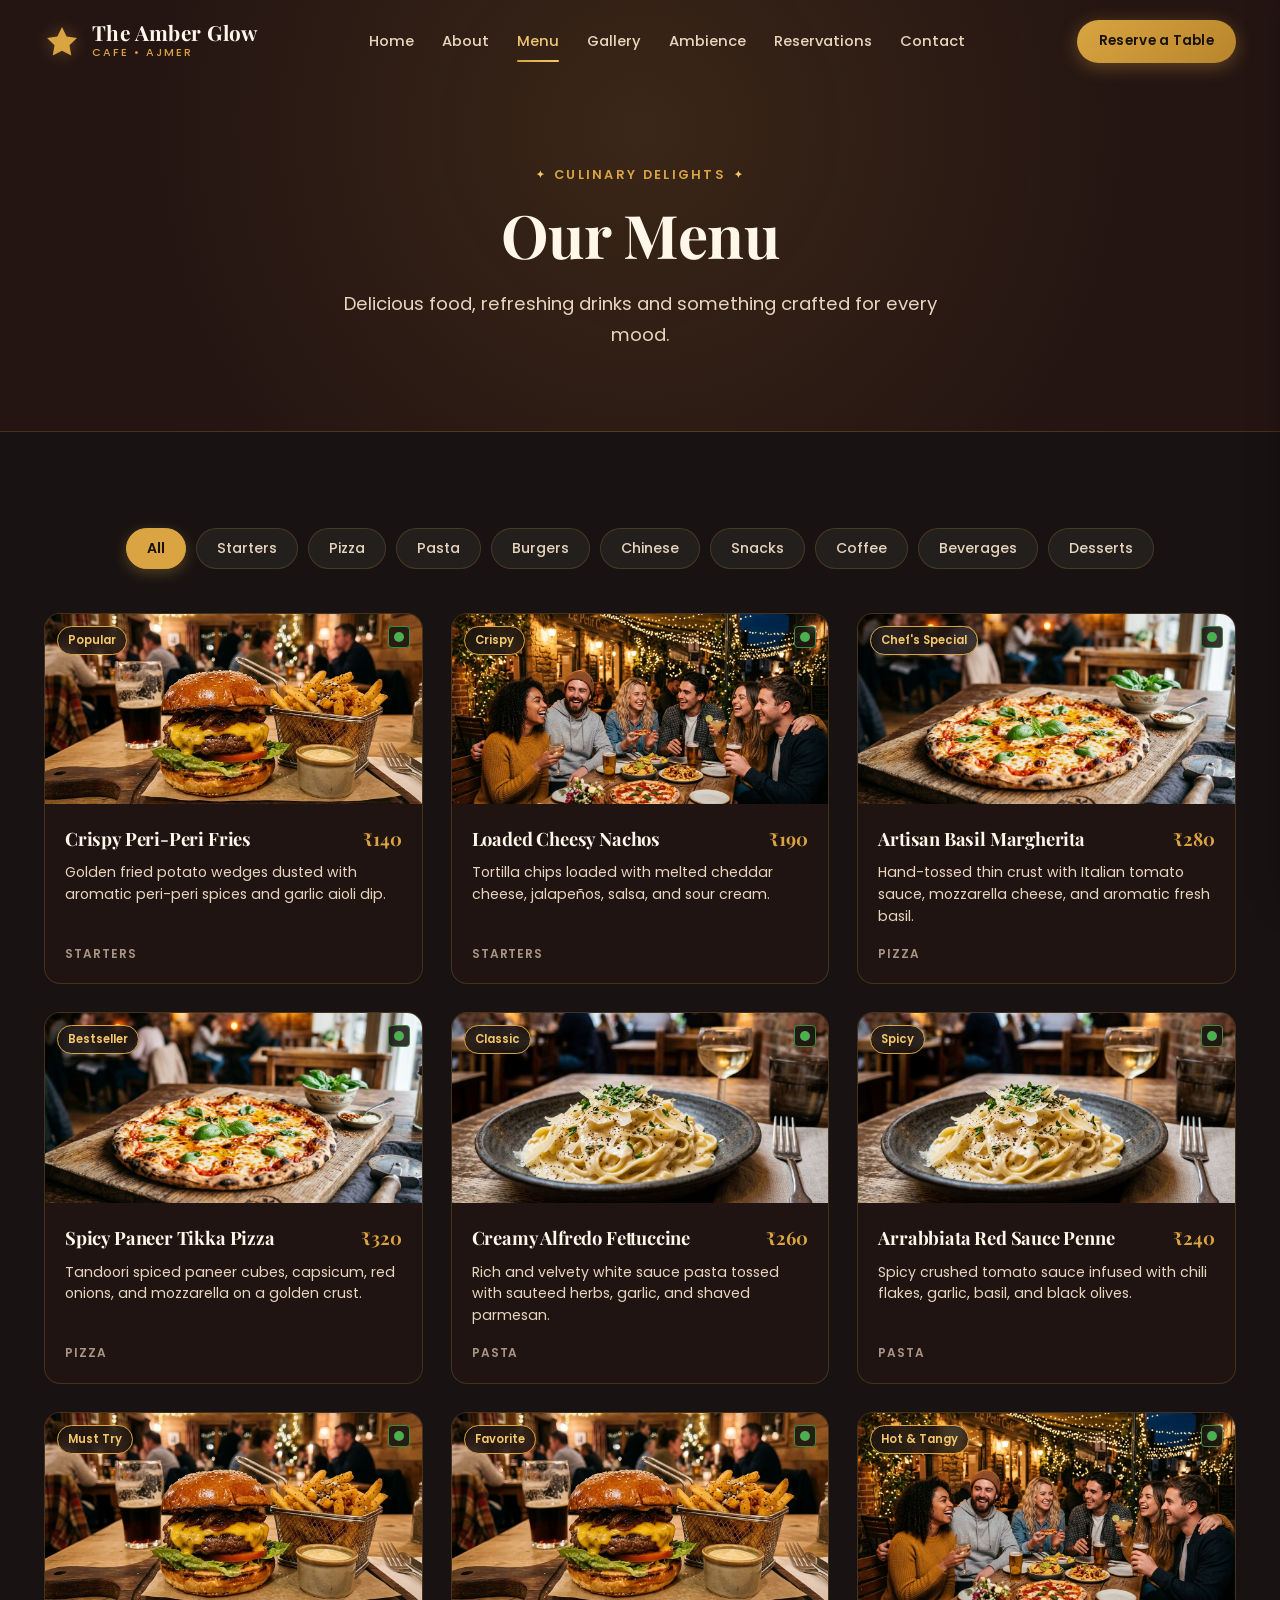
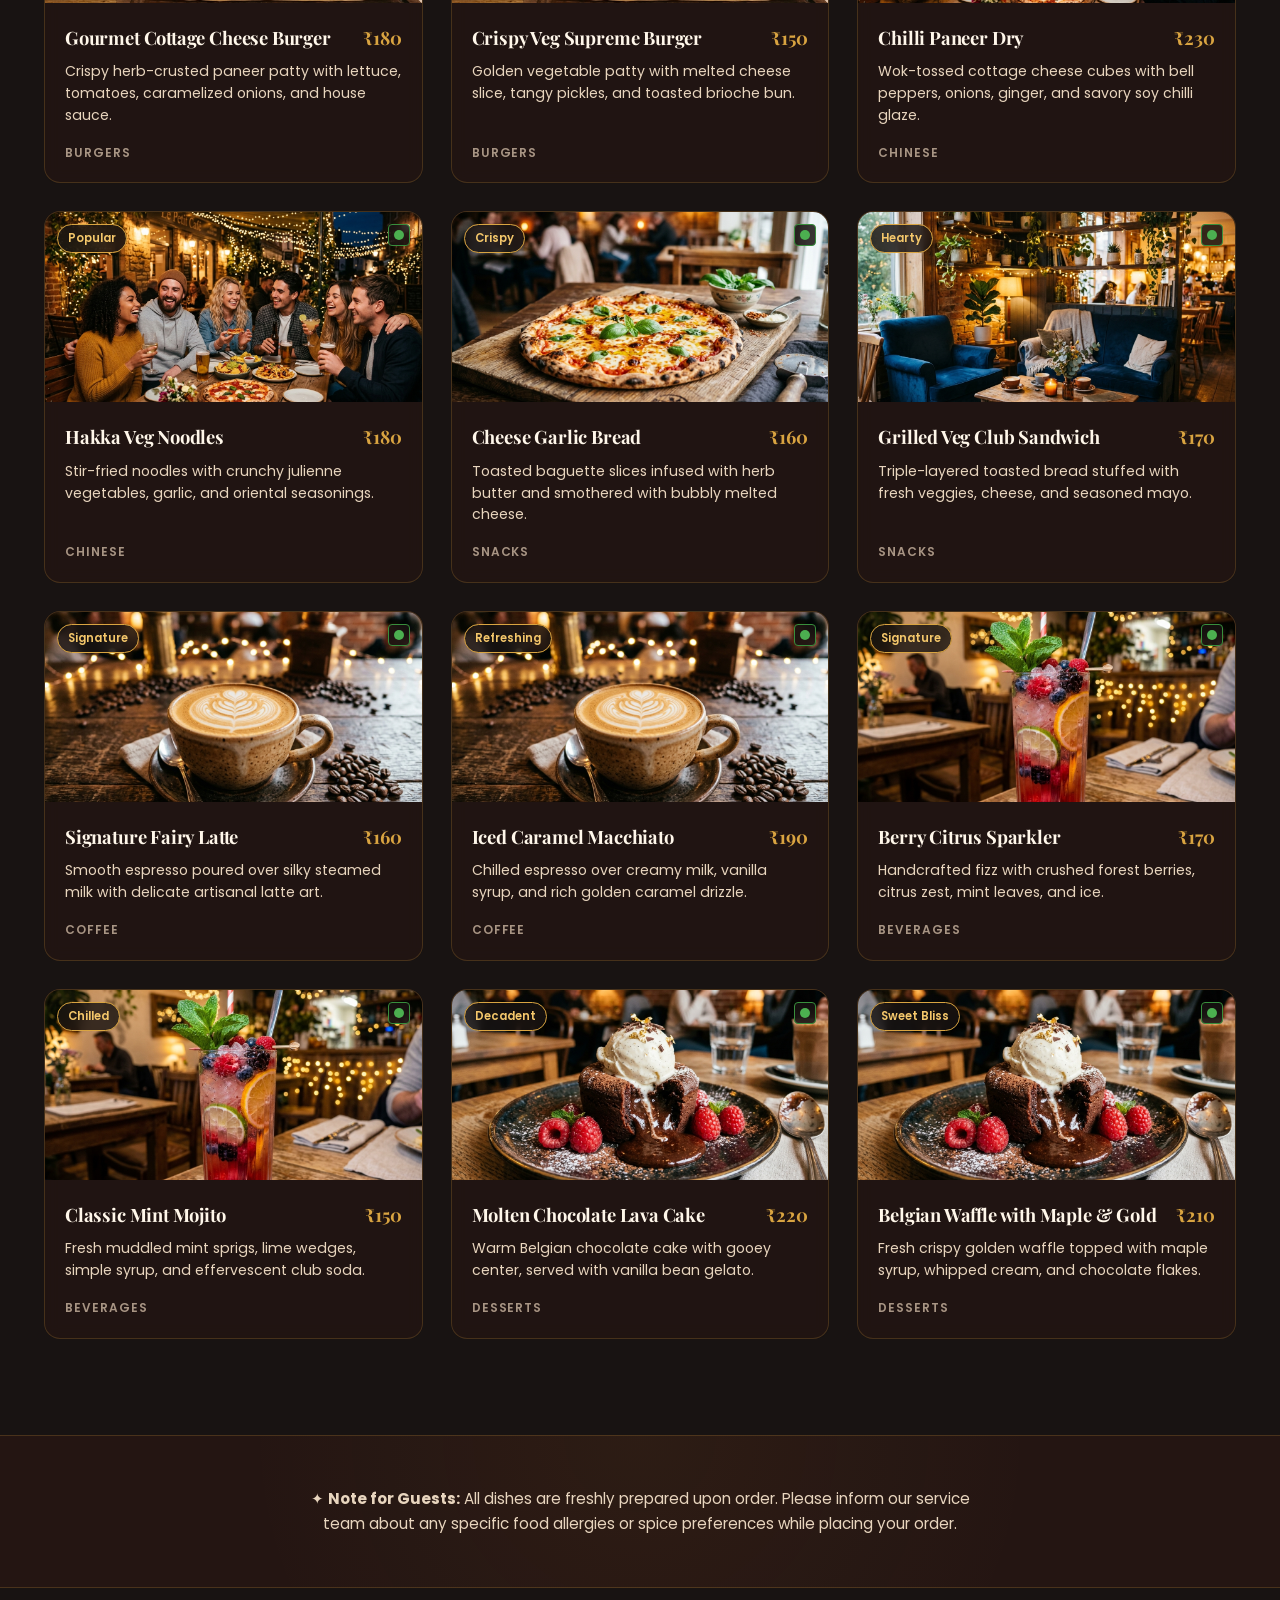
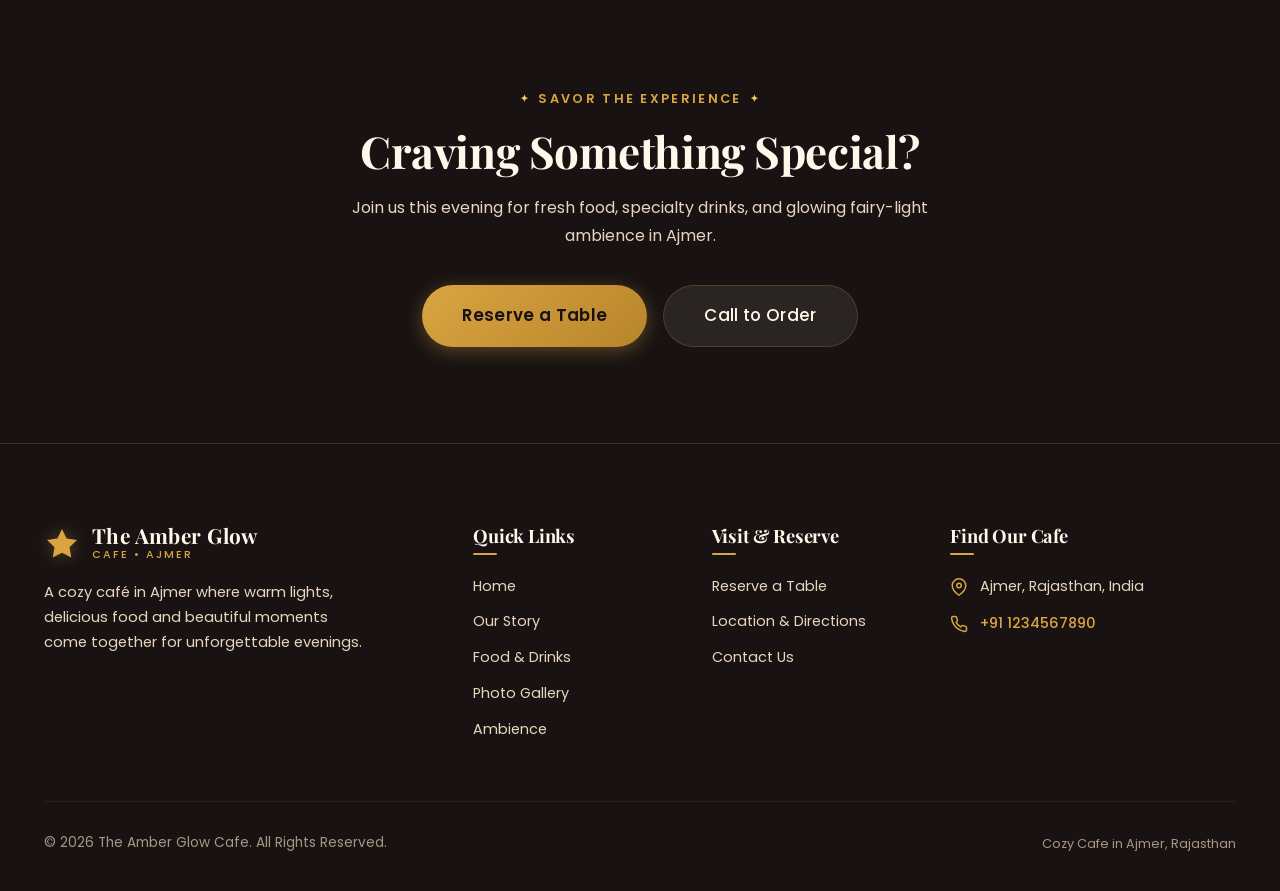
<file: menu.html>
<!DOCTYPE html>
<html lang="en">
<head>
    <meta charset="UTF-8">
    <meta name="viewport" content="width=device-width, initial-scale=1.0">
    <title>Cafe Menu in Ajmer | The Amber Glow Cafe</title>
    <meta name="description" content="Explore the menu at The Amber Glow Cafe. Featuring handcrafted artisan pizzas, creamy pastas, gourmet burgers, Chinese delicacies, specialty coffees, mocktails, and desserts.">
    <link rel="canonical" href="https://fairylightscafe.example.com/menu.html">

    <!-- Open Graph Tags -->
    <meta property="og:type" content="website">
    <meta property="og:title" content="Cafe Menu in Ajmer | The Amber Glow Cafe">
    <meta property="og:description" content="Handcrafted pizzas, pastas, coffee, mocktails and desserts at The Amber Glow Cafe.">
    <meta property="og:image" content="assets/images/pizza.jpg">

    <!-- Stylesheet -->
    <link rel="stylesheet" href="css/style.css">
</head>
<body>

    <!-- Ambient Fairy Lights Particle Canvas -->
    <canvas id="fairyLightsCanvas" class="fairy-light-canvas"></canvas>

    <!-- Global Navigation -->
    <header>
        <nav class="navbar" aria-label="Main Navigation">
            <div class="container nav-container">
                <a href="index.html" class="nav-brand" aria-label="The Amber Glow Cafe Home">
                    <svg class="nav-logo-icon" viewBox="0 0 24 24" fill="currentColor">
                        <path d="M12 2L15.09 8.26L22 9.27L17 14.14L18.18 21.02L12 17.77L5.82 21.02L7 14.14L2 9.27L8.91 8.26L12 2Z"/>
                    </svg>
                    <div class="nav-brand-text">
                        <span class="nav-brand-title">The Amber Glow</span>
                        <span class="nav-brand-subtitle">Cafe • Ajmer</span>
                    </div>
                </a>

                <div class="nav-menu">
                    <a href="index.html" class="nav-link">Home</a>
                    <a href="about.html" class="nav-link">About</a>
                    <a href="menu.html" class="nav-link active">Menu</a>
                    <a href="gallery.html" class="nav-link">Gallery</a>
                    <a href="ambience.html" class="nav-link">Ambience</a>
                    <a href="reservations.html" class="nav-link">Reservations</a>
                    <a href="contact.html" class="nav-link">Contact</a>
                </div>

                <div class="nav-actions">
                    <a href="reservations.html" class="btn btn-primary btn-sm">Reserve a Table</a>
                    <button class="nav-toggle" aria-label="Toggle navigation menu" aria-expanded="false">
                        <span></span>
                    </button>
                </div>
            </div>
        </nav>
    </header>

    <!-- Mobile Drawer Overlay & Menu -->
    <div class="mobile-nav-overlay" aria-hidden="true"></div>
    <div class="mobile-nav" role="dialog" aria-label="Mobile Menu">
        <div class="mobile-nav-links">
            <a href="index.html" class="mobile-nav-link">Home</a>
            <a href="about.html" class="mobile-nav-link">About</a>
            <a href="menu.html" class="mobile-nav-link active">Menu</a>
            <a href="gallery.html" class="mobile-nav-link">Gallery</a>
            <a href="ambience.html" class="mobile-nav-link">Ambience</a>
            <a href="reservations.html" class="mobile-nav-link">Reservations</a>
            <a href="contact.html" class="mobile-nav-link">Contact</a>
            <a href="location.html" class="mobile-nav-link">Find Us</a>
        </div>
        <div class="mobile-nav-cta">
            <a href="reservations.html" class="btn btn-primary" style="width: 100%;">Reserve a Table</a>
            <a href="tel:+911234567890" class="btn btn-secondary" style="width: 100%;">Call: +91 1234567890</a>
        </div>
    </div>

    <!-- MAIN CONTENT -->
    <main id="main-content">
        <!-- Page Hero -->
        <section class="page-hero">
            <div class="container">
                <div class="section-tag reveal">CULINARY DELIGHTS</div>
                <h1 class="reveal reveal-delay-1">Our Menu</h1>
                <p class="reveal reveal-delay-2">Delicious food, refreshing drinks and something crafted for every mood.</p>
            </div>
        </section>

        <!-- Menu Filter and Dynamic List Section -->
        <section class="section section-dark">
            <div class="container">
                <!-- Filter Buttons -->
                <div class="menu-filter-bar reveal" id="menuFilterBar">
                    <button class="filter-btn active" data-category="all">All</button>
                    <button class="filter-btn" data-category="Starters">Starters</button>
                    <button class="filter-btn" data-category="Pizza">Pizza</button>
                    <button class="filter-btn" data-category="Pasta">Pasta</button>
                    <button class="filter-btn" data-category="Burgers">Burgers</button>
                    <button class="filter-btn" data-category="Chinese">Chinese</button>
                    <button class="filter-btn" data-category="Snacks">Snacks</button>
                    <button class="filter-btn" data-category="Coffee">Coffee</button>
                    <button class="filter-btn" data-category="Beverages">Beverages</button>
                    <button class="filter-btn" data-category="Desserts">Desserts</button>
                </div>

                <!-- Dynamic Menu Cards Grid -->
                <div class="menu-grid" id="menuGrid">
                    <!-- Javascript populates menu items dynamically -->
                </div>
            </div>
        </section>

        <!-- Dietary & Customization Note -->
        <section class="section section-alt" style="padding: 50px 0; border-top: 1px solid var(--border-subtle); border-bottom: 1px solid var(--border-subtle);">
            <div class="container" style="text-align: center;">
                <p style="font-size: 0.95rem; color: var(--beige); max-width: 700px; margin: 0 auto;">
                    ✦ <strong>Note for Guests:</strong> All dishes are freshly prepared upon order. Please inform our service team about any specific food allergies or spice preferences while placing your order.
                </p>
            </div>
        </section>

        <!-- Reservation CTA -->
        <section class="section section-dark" style="text-align: center;">
            <div class="container reveal">
                <div class="section-tag">SAVOR THE EXPERIENCE</div>
                <h2 style="margin-bottom: 16px;">Craving Something Special?</h2>
                <p style="max-width: 580px; margin: 0 auto 36px;">
                    Join us this evening for fresh food, specialty drinks, and glowing fairy-light ambience in Ajmer.
                </p>
                <div style="display: flex; justify-content: center; gap: 16px; flex-wrap: wrap;">
                    <a href="reservations.html" class="btn btn-primary btn-lg">Reserve a Table</a>
                    <a href="tel:+911234567890" class="btn btn-secondary btn-lg">Call to Order</a>
                </div>
            </div>
        </section>
    </main>

    <!-- Global Footer -->
    <footer class="footer">
        <div class="container">
            <div class="footer-grid">
                <div class="footer-brand">
                    <a href="index.html" class="nav-brand" style="margin-bottom: 16px;">
                        <svg class="nav-logo-icon" viewBox="0 0 24 24" fill="currentColor">
                            <path d="M12 2L15.09 8.26L22 9.27L17 14.14L18.18 21.02L12 17.77L5.82 21.02L7 14.14L2 9.27L8.91 8.26L12 2Z"/>
                        </svg>
                        <div class="nav-brand-text">
                            <span class="nav-brand-title">The Amber Glow</span>
                            <span class="nav-brand-subtitle">Cafe • Ajmer</span>
                        </div>
                    </a>
                    <p>
                        A cozy café in Ajmer where warm lights, delicious food and beautiful moments come together for unforgettable evenings.
                    </p>
                </div>

                <div class="footer-col">
                    <h4>Quick Links</h4>
                    <div class="footer-links">
                        <a href="index.html" class="footer-link">Home</a>
                        <a href="about.html" class="footer-link">Our Story</a>
                        <a href="menu.html" class="footer-link">Food & Drinks</a>
                        <a href="gallery.html" class="footer-link">Photo Gallery</a>
                        <a href="ambience.html" class="footer-link">Ambience</a>
                    </div>
                </div>

                <div class="footer-col">
                    <h4>Visit & Reserve</h4>
                    <div class="footer-links">
                        <a href="reservations.html" class="footer-link">Reserve a Table</a>
                        <a href="location.html" class="footer-link">Location & Directions</a>
                        <a href="contact.html" class="footer-link">Contact Us</a>
                    </div>
                </div>

                <div class="footer-col">
                    <h4>Find Our Cafe</h4>
                    <div class="footer-contact-item">
                        <svg width="18" height="18" viewBox="0 0 24 24" fill="none" stroke="currentColor" stroke-width="2" stroke-linecap="round" stroke-linejoin="round"><path d="M21 10c0 7-9 13-9 13s-9-6-9-13a9 9 0 0 1 18 0z"></path><circle cx="12" cy="10" r="3"></circle></svg>
                        <span>Ajmer, Rajasthan, India</span>
                    </div>
                    <div class="footer-contact-item">
                        <svg width="18" height="18" viewBox="0 0 24 24" fill="none" stroke="currentColor" stroke-width="2" stroke-linecap="round" stroke-linejoin="round"><path d="M22 16.92v3a2 2 0 0 1-2.18 2 19.79 19.79 0 0 1-8.63-3.07 19.5 19.5 0 0 1-6-6 19.79 19.79 0 0 1-3.07-8.67A2 2 0 0 1 4.11 2h3a2 2 0 0 1 2 1.72 12.84 12.84 0 0 0 .7 2.81 2 2 0 0 1-.45 2.11L8.09 9.91a16 16 0 0 0 6 6l1.27-1.27a2 2 0 0 1 2.11-.45 12.84 12.84 0 0 0 2.81.7A2 2 0 0 1 22 16.92z"></path></svg>
                        <a href="tel:+911234567890" style="color: var(--gold); font-weight: 500;">+91 1234567890</a>
                    </div>
                </div>
            </div>

            <div class="footer-bottom">
                <div>© 2026 The Amber Glow Cafe. All Rights Reserved.</div>
                <div style="font-size: 0.8rem;">Cozy Cafe in Ajmer, Rajasthan</div>
            </div>
        </div>
    </footer>

    <!-- Fixed Floating Mobile Action Bar (<768px) -->
    <aside class="mobile-action-bar" aria-label="Quick Actions">
        <div class="mobile-action-grid">
            <a href="tel:+911234567890" class="mobile-action-btn">
                <svg viewBox="0 0 24 24" fill="none" stroke="currentColor" stroke-width="2" stroke-linecap="round" stroke-linejoin="round"><path d="M22 16.92v3a2 2 0 0 1-2.18 2 19.79 19.79 0 0 1-8.63-3.07 19.5 19.5 0 0 1-6-6 19.79 19.79 0 0 1-3.07-8.67A2 2 0 0 1 4.11 2h3a2 2 0 0 1 2 1.72 12.84 12.84 0 0 0 .7 2.81 2 2 0 0 1-.45 2.11L8.09 9.91a16 16 0 0 0 6 6l1.27-1.27a2 2 0 0 1 2.11-.45 12.84 12.84 0 0 0 2.81.7A2 2 0 0 1 22 16.92z"></path></svg>
                <span>Call</span>
            </a>
            <a href="https://www.google.com/maps/search/?api=1&query=Ajmer+Rajasthan+India" target="_blank" rel="noopener noreferrer" class="mobile-action-btn">
                <svg viewBox="0 0 24 24" fill="none" stroke="currentColor" stroke-width="2" stroke-linecap="round" stroke-linejoin="round"><polygon points="3 11 22 2 13 21 11 13 3 11"></polygon></svg>
                <span>Directions</span>
            </a>
            <a href="reservations.html" class="mobile-action-btn reserve-btn">
                <svg viewBox="0 0 24 24" fill="none" stroke="currentColor" stroke-width="2" stroke-linecap="round" stroke-linejoin="round"><rect x="3" y="4" width="18" height="18" rx="2" ry="2"></rect><line x1="16" y1="2" x2="16" y2="6"></line><line x1="8" y1="2" x2="8" y2="6"></line><line x1="3" y1="10" x2="21" y2="10"></line></svg>
                <span>Reserve</span>
            </a>
        </div>
    </aside>

    <!-- Main Script -->
    <script src="js/main.js"></script>

    <!-- Menu Generation Script (Structured & Easily Editable) -->
    <script>
        /**
         * MENU DATA CONFIGURATION
         * Cafe owners can easily update or add menu items below.
         */
        const menuItems = [
            // Starters
            {
                category: "Starters",
                name: "Crispy Peri-Peri Fries",
                description: "Golden fried potato wedges dusted with aromatic peri-peri spices and garlic aioli dip.",
                price: "₹140",
                image: "assets/images/burger.jpg",
                vegetarian: true,
                badge: "Popular"
            },
            {
                category: "Starters",
                name: "Loaded Cheesy Nachos",
                description: "Tortilla chips loaded with melted cheddar cheese, jalapeños, salsa, and sour cream.",
                price: "₹190",
                image: "assets/images/friends-cafe.jpg",
                vegetarian: true,
                badge: "Crispy"
            },

            // Pizza
            {
                category: "Pizza",
                name: "Artisan Basil Margherita",
                description: "Hand-tossed thin crust with Italian tomato sauce, mozzarella cheese, and aromatic fresh basil.",
                price: "₹280",
                image: "assets/images/pizza.jpg",
                vegetarian: true,
                badge: "Chef's Special"
            },
            {
                category: "Pizza",
                name: "Spicy Paneer Tikka Pizza",
                description: "Tandoori spiced paneer cubes, capsicum, red onions, and mozzarella on a golden crust.",
                price: "₹320",
                image: "assets/images/pizza.jpg",
                vegetarian: true,
                badge: "Bestseller"
            },

            // Pasta
            {
                category: "Pasta",
                name: "Creamy Alfredo Fettuccine",
                description: "Rich and velvety white sauce pasta tossed with sauteed herbs, garlic, and shaved parmesan.",
                price: "₹260",
                image: "assets/images/pasta.jpg",
                vegetarian: true,
                badge: "Classic"
            },
            {
                category: "Pasta",
                name: "Arrabbiata Red Sauce Penne",
                description: "Spicy crushed tomato sauce infused with chili flakes, garlic, basil, and black olives.",
                price: "₹240",
                image: "assets/images/pasta.jpg",
                vegetarian: true,
                badge: "Spicy"
            },

            // Burgers
            {
                category: "Burgers",
                name: "Gourmet Cottage Cheese Burger",
                description: "Crispy herb-crusted paneer patty with lettuce, tomatoes, caramelized onions, and house sauce.",
                price: "₹180",
                image: "assets/images/burger.jpg",
                vegetarian: true,
                badge: "Must Try"
            },
            {
                category: "Burgers",
                name: "Crispy Veg Supreme Burger",
                description: "Golden vegetable patty with melted cheese slice, tangy pickles, and toasted brioche bun.",
                price: "₹150",
                image: "assets/images/burger.jpg",
                vegetarian: true,
                badge: "Favorite"
            },

            // Chinese
            {
                category: "Chinese",
                name: "Chilli Paneer Dry",
                description: "Wok-tossed cottage cheese cubes with bell peppers, onions, ginger, and savory soy chilli glaze.",
                price: "₹230",
                image: "assets/images/friends-cafe.jpg",
                vegetarian: true,
                badge: "Hot & Tangy"
            },
            {
                category: "Chinese",
                name: "Hakka Veg Noodles",
                description: "Stir-fried noodles with crunchy julienne vegetables, garlic, and oriental seasonings.",
                price: "₹180",
                image: "assets/images/friends-cafe.jpg",
                vegetarian: true,
                badge: "Popular"
            },

            // Snacks
            {
                category: "Snacks",
                name: "Cheese Garlic Bread",
                description: "Toasted baguette slices infused with herb butter and smothered with bubbly melted cheese.",
                price: "₹160",
                image: "assets/images/pizza.jpg",
                vegetarian: true,
                badge: "Crispy"
            },
            {
                category: "Snacks",
                name: "Grilled Veg Club Sandwich",
                description: "Triple-layered toasted bread stuffed with fresh veggies, cheese, and seasoned mayo.",
                price: "₹170",
                image: "assets/images/cozy-corner.jpg",
                vegetarian: true,
                badge: "Hearty"
            },

            // Coffee
            {
                category: "Coffee",
                name: "Signature Fairy Latte",
                description: "Smooth espresso poured over silky steamed milk with delicate artisanal latte art.",
                price: "₹160",
                image: "assets/images/coffee.jpg",
                vegetarian: true,
                badge: "Signature"
            },
            {
                category: "Coffee",
                name: "Iced Caramel Macchiato",
                description: "Chilled espresso over creamy milk, vanilla syrup, and rich golden caramel drizzle.",
                price: "₹190",
                image: "assets/images/coffee.jpg",
                vegetarian: true,
                badge: "Refreshing"
            },

            // Beverages
            {
                category: "Beverages",
                name: "Berry Citrus Sparkler",
                description: "Handcrafted fizz with crushed forest berries, citrus zest, mint leaves, and ice.",
                price: "₹170",
                image: "assets/images/beverage.jpg",
                vegetarian: true,
                badge: "Signature"
            },
            {
                category: "Beverages",
                name: "Classic Mint Mojito",
                description: "Fresh muddled mint sprigs, lime wedges, simple syrup, and effervescent club soda.",
                price: "₹150",
                image: "assets/images/beverage.jpg",
                vegetarian: true,
                badge: "Chilled"
            },

            // Desserts
            {
                category: "Desserts",
                name: "Molten Chocolate Lava Cake",
                description: "Warm Belgian chocolate cake with gooey center, served with vanilla bean gelato.",
                price: "₹220",
                image: "assets/images/dessert.jpg",
                vegetarian: true,
                badge: "Decadent"
            },
            {
                category: "Desserts",
                name: "Belgian Waffle with Maple & Gold",
                description: "Fresh crispy golden waffle topped with maple syrup, whipped cream, and chocolate flakes.",
                price: "₹210",
                image: "assets/images/dessert.jpg",
                vegetarian: true,
                badge: "Sweet Bliss"
            }
        ];

        document.addEventListener('DOMContentLoaded', () => {
            const menuGrid = document.getElementById('menuGrid');
            const filterBtns = document.querySelectorAll('.menu-filter-bar .filter-btn');

            const renderMenuItems = (items) => {
                if (!menuGrid) return;
                menuGrid.innerHTML = items.map(item => `
                    <div class="menu-card reveal revealed">
                        <div class="menu-card-img-wrapper">
                            <img src="${item.image}" alt="${escapeHtml(item.name)}" loading="lazy">
                            ${item.badge ? `<span class="menu-card-badge">${escapeHtml(item.badge)}</span>` : ''}
                            ${item.vegetarian ? `<span class="veg-indicator" title="Vegetarian"></span>` : ''}
                        </div>
                        <div class="menu-card-body">
                            <div class="menu-card-header">
                                <h3 class="menu-card-title">${escapeHtml(item.name)}</h3>
                                <span class="menu-card-price">${escapeHtml(item.price)}</span>
                            </div>
                            <p class="menu-card-desc">${escapeHtml(item.description)}</p>
                            <span class="menu-card-category">${escapeHtml(item.category)}</span>
                        </div>
                    </div>
                `).join('');
            };

            // Render all items initially
            renderMenuItems(menuItems);

            // Filter button events
            filterBtns.forEach(btn => {
                btn.addEventListener('click', () => {
                    filterBtns.forEach(b => b.classList.remove('active'));
                    btn.classList.add('active');

                    const selectedCategory = btn.dataset.category;
                    if (selectedCategory === 'all') {
                        renderMenuItems(menuItems);
                    } else {
                        const filtered = menuItems.filter(item => item.category.toLowerCase() === selectedCategory.toLowerCase());
                        renderMenuItems(filtered);
                    }
                });
            });
        });
    </script>
</body>
</html>
</file>
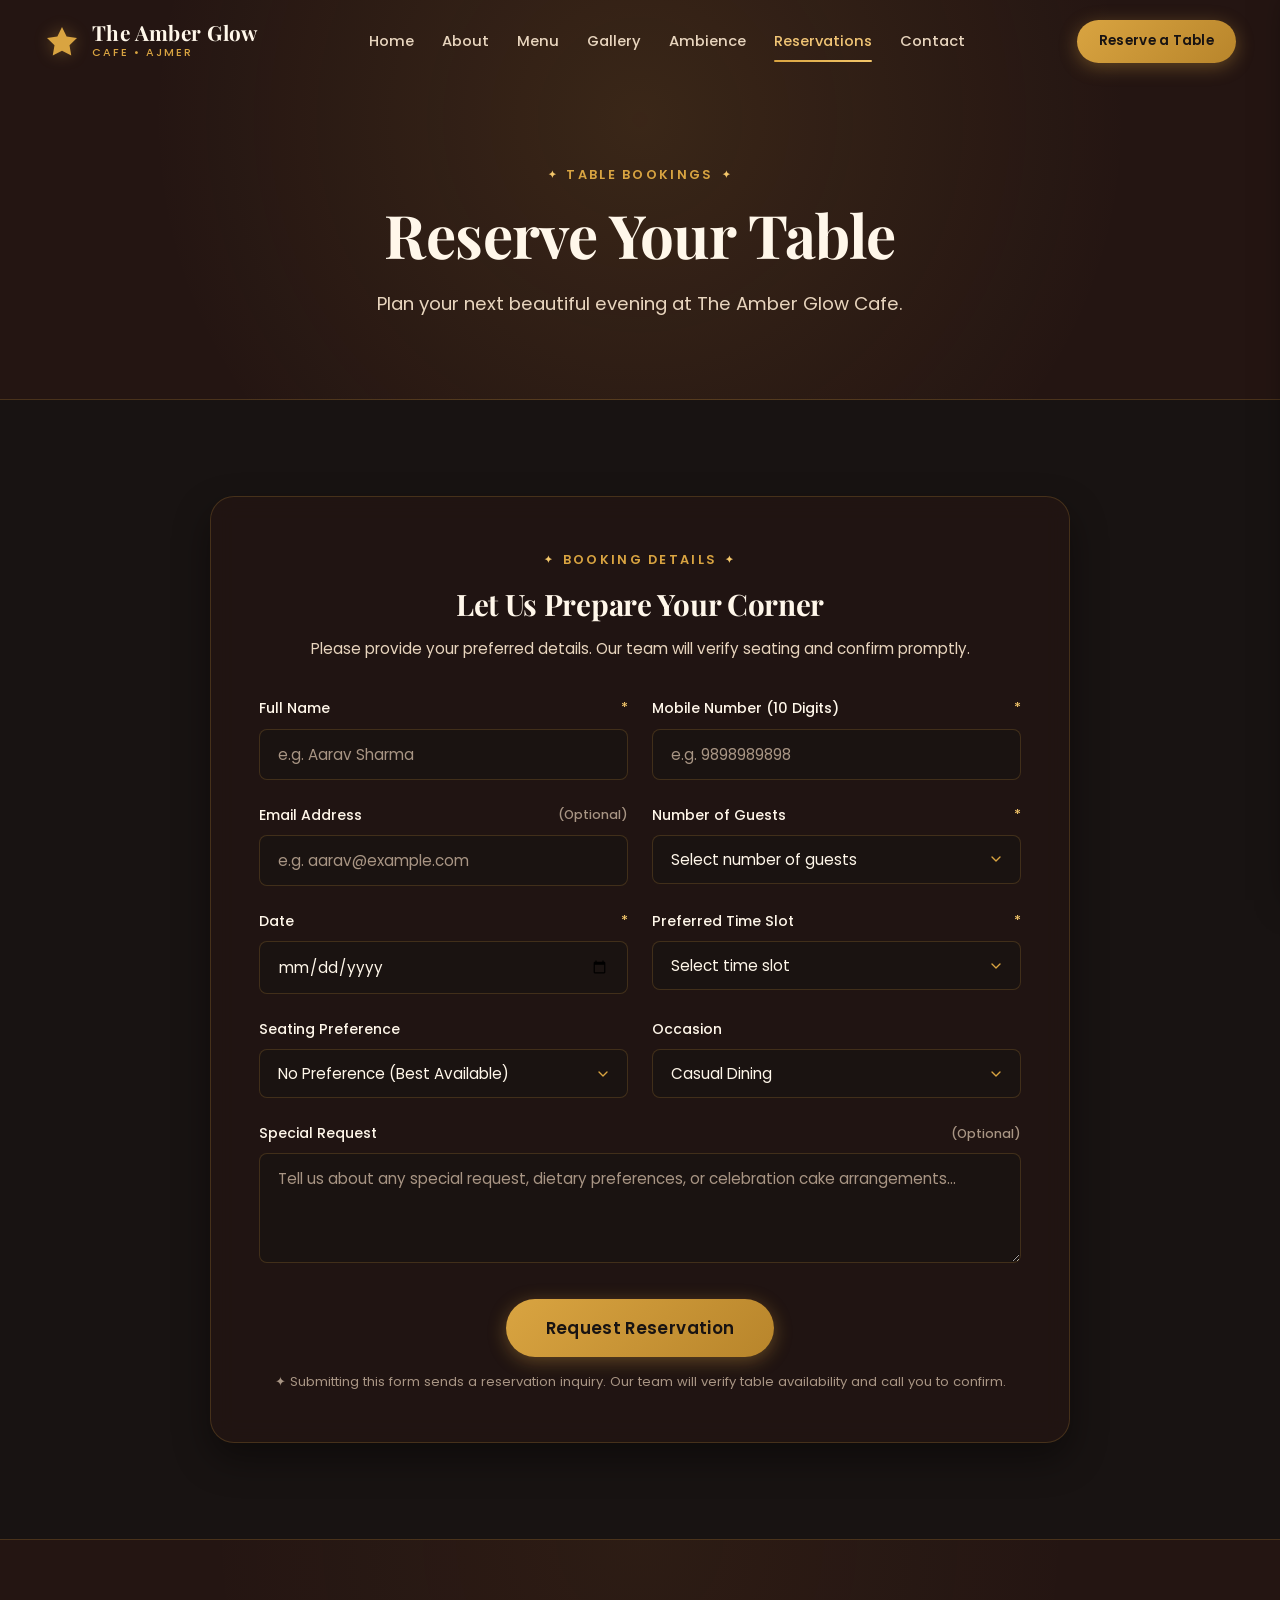
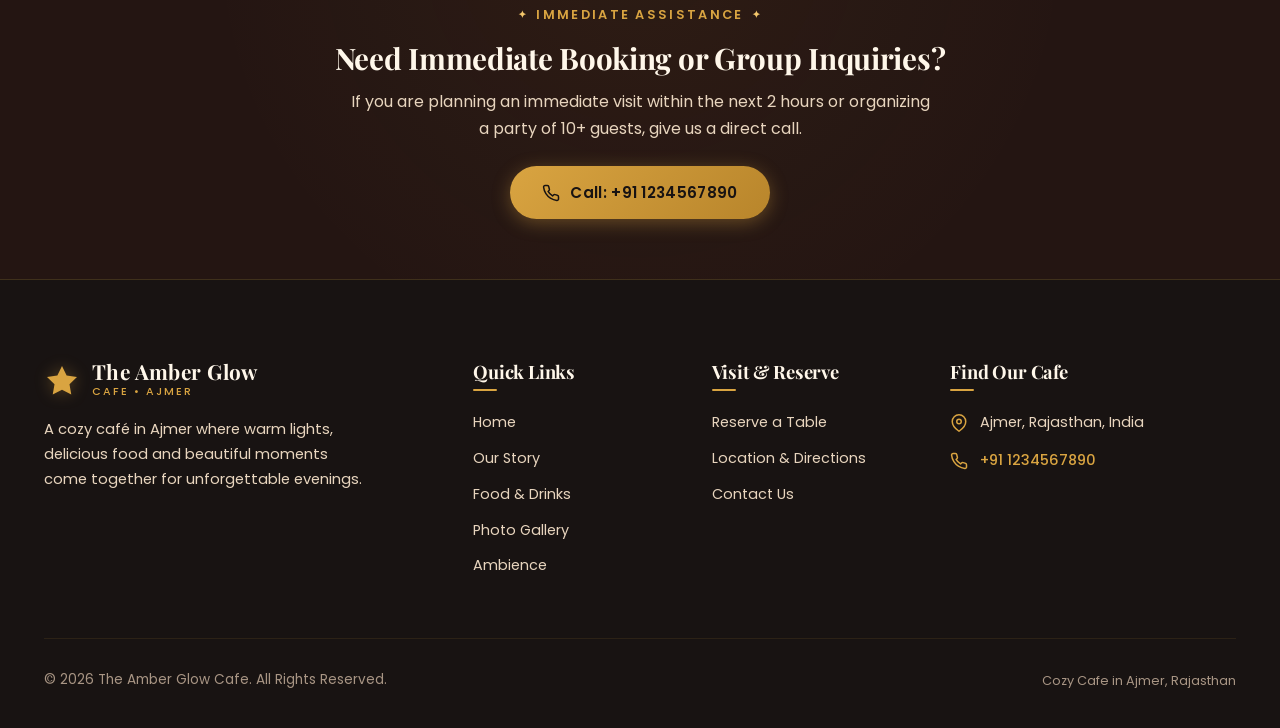
<file: reservations.html>
<!DOCTYPE html>
<html lang="en">
<head>
    <meta charset="UTF-8">
    <meta name="viewport" content="width=device-width, initial-scale=1.0">
    <title>Reserve a Table | The Amber Glow Cafe</title>
    <meta name="description" content="Book your table at The Amber Glow Cafe. Reserve your spot for romantic date nights, family dinners, birthdays, and magical evenings under fairy lights.">
    <link rel="canonical" href="https://fairylightscafe.example.com/reservations.html">

    <!-- Open Graph Tags -->
    <meta property="og:type" content="website">
    <meta property="og:title" content="Reserve a Table | The Amber Glow Cafe">
    <meta property="og:description" content="Plan your cozy evening at The Amber Glow Cafe. Easy online reservation request with prompt confirmation.">
    <meta property="og:image" content="assets/images/date-night.jpg">

    <!-- Stylesheet -->
    <link rel="stylesheet" href="css/style.css">

    <!-- Schema.org JSON-LD -->
    <script type="application/ld+json">
    {
      "@context": "https://schema.org",
      "@type": "ReserveAction",
      "target": {
        "@type": "EntryPoint",
        "urlTemplate": "https://fairylightscafe.example.com/reservations.html",
        "inLanguage": "en-US",
        "actionPlatform": ["http://schema.org/DesktopWebPlatform", "http://schema.org/MobileWebPlatform"]
      },
      "result": {
        "@type": "Reservation",
        "name": "Cafe Table Reservation"
      }
    }
    </script>
</head>
<body>

    <!-- Ambient Fairy Lights Particle Canvas -->
    <canvas id="fairyLightsCanvas" class="fairy-light-canvas"></canvas>

    <!-- Global Navigation -->
    <header>
        <nav class="navbar" aria-label="Main Navigation">
            <div class="container nav-container">
                <a href="index.html" class="nav-brand" aria-label="The Amber Glow Cafe Home">
                    <svg class="nav-logo-icon" viewBox="0 0 24 24" fill="currentColor">
                        <path d="M12 2L15.09 8.26L22 9.27L17 14.14L18.18 21.02L12 17.77L5.82 21.02L7 14.14L2 9.27L8.91 8.26L12 2Z"/>
                    </svg>
                    <div class="nav-brand-text">
                        <span class="nav-brand-title">The Amber Glow</span>
                        <span class="nav-brand-subtitle">Cafe • Ajmer</span>
                    </div>
                </a>

                <div class="nav-menu">
                    <a href="index.html" class="nav-link">Home</a>
                    <a href="about.html" class="nav-link">About</a>
                    <a href="menu.html" class="nav-link">Menu</a>
                    <a href="gallery.html" class="nav-link">Gallery</a>
                    <a href="ambience.html" class="nav-link">Ambience</a>
                    <a href="reservations.html" class="nav-link active">Reservations</a>
                    <a href="contact.html" class="nav-link">Contact</a>
                </div>

                <div class="nav-actions">
                    <a href="reservations.html" class="btn btn-primary btn-sm">Reserve a Table</a>
                    <button class="nav-toggle" aria-label="Toggle navigation menu" aria-expanded="false">
                        <span></span>
                    </button>
                </div>
            </div>
        </nav>
    </header>

    <!-- Mobile Drawer Overlay & Menu -->
    <div class="mobile-nav-overlay" aria-hidden="true"></div>
    <div class="mobile-nav" role="dialog" aria-label="Mobile Menu">
        <div class="mobile-nav-links">
            <a href="index.html" class="mobile-nav-link">Home</a>
            <a href="about.html" class="mobile-nav-link">About</a>
            <a href="menu.html" class="mobile-nav-link">Menu</a>
            <a href="gallery.html" class="mobile-nav-link">Gallery</a>
            <a href="ambience.html" class="mobile-nav-link">Ambience</a>
            <a href="reservations.html" class="mobile-nav-link active">Reservations</a>
            <a href="contact.html" class="mobile-nav-link">Contact</a>
            <a href="location.html" class="mobile-nav-link">Find Us</a>
        </div>
        <div class="mobile-nav-cta">
            <a href="reservations.html" class="btn btn-primary" style="width: 100%;">Reserve a Table</a>
            <a href="tel:+911234567890" class="btn btn-secondary" style="width: 100%;">Call: +91 1234567890</a>
        </div>
    </div>

    <!-- MAIN CONTENT -->
    <main id="main-content">
        <!-- Page Hero -->
        <section class="page-hero">
            <div class="container">
                <div class="section-tag reveal">TABLE BOOKINGS</div>
                <h1 class="reveal reveal-delay-1">Reserve Your Table</h1>
                <p class="reveal reveal-delay-2">Plan your next beautiful evening at The Amber Glow Cafe.</p>
            </div>
        </section>

        <!-- Reservation Form Section -->
        <section class="section section-dark">
            <div class="container">
                <div class="reservation-container reveal">
                    
                    <!-- Reservation Form -->
                    <form id="reservationForm" novalidate>
                        <div class="section-header" style="margin-bottom: 36px;">
                            <div class="section-tag">BOOKING DETAILS</div>
                            <h2 style="font-size: 1.85rem;">Let Us Prepare Your Corner</h2>
                            <p style="font-size: 0.95rem;">Please provide your preferred details. Our team will verify seating and confirm promptly.</p>
                        </div>

                        <div class="form-grid">
                            <!-- Full Name -->
                            <div class="form-group">
                                <label for="resName" class="form-label">
                                    Full Name <span class="required">*</span>
                                </label>
                                <input type="text" id="resName" class="form-control" placeholder="e.g. Aarav Sharma" required autocomplete="name">
                                <span class="form-error">Please enter your full name</span>
                            </div>

                            <!-- Mobile Number -->
                            <div class="form-group">
                                <label for="resPhone" class="form-label">
                                    Mobile Number (10 Digits) <span class="required">*</span>
                                </label>
                                <input type="tel" id="resPhone" class="form-control" placeholder="e.g. 9898989898" maxlength="10" required autocomplete="tel">
                                <span class="form-error">Please enter a valid 10-digit Indian phone number</span>
                            </div>

                            <!-- Email (Optional) -->
                            <div class="form-group">
                                <label for="resEmail" class="form-label">
                                    Email Address <span style="font-size: 0.78rem; color: var(--text-dim);">(Optional)</span>
                                </label>
                                <input type="email" id="resEmail" class="form-control" placeholder="e.g. aarav@example.com" autocomplete="email">
                                <span class="form-error">Please enter a valid email address</span>
                            </div>

                            <!-- Number of Guests -->
                            <div class="form-group">
                                <label for="resGuests" class="form-label">
                                    Number of Guests <span class="required">*</span>
                                </label>
                                <select id="resGuests" class="form-control" required>
                                    <option value="" disabled selected>Select number of guests</option>
                                    <option value="1">1 Person</option>
                                    <option value="2">2 People (Date / Duo)</option>
                                    <option value="3">3 People</option>
                                    <option value="4">4 People</option>
                                    <option value="5">5 People</option>
                                    <option value="6">6 People</option>
                                    <option value="7">7 People</option>
                                    <option value="8">8 People</option>
                                    <option value="9">9 People</option>
                                    <option value="10+">10+ People (Group Party)</option>
                                </select>
                                <span class="form-error">Please select number of guests</span>
                            </div>

                            <!-- Reservation Date -->
                            <div class="form-group">
                                <label for="resDate" class="form-label">
                                    Date <span class="required">*</span>
                                </label>
                                <input type="date" id="resDate" class="form-control" required>
                                <span class="form-error">Please choose a valid date</span>
                            </div>

                            <!-- Preferred Time Slot -->
                            <div class="form-group">
                                <label for="resTime" class="form-label">
                                    Preferred Time Slot <span class="required">*</span>
                                </label>
                                <select id="resTime" class="form-control" required>
                                    <option value="" disabled selected>Select time slot</option>
                                    <option value="12:00 PM">12:00 PM (Lunch)</option>
                                    <option value="01:00 PM">01:00 PM (Lunch)</option>
                                    <option value="02:00 PM">02:00 PM (Afternoon)</option>
                                    <option value="03:30 PM">03:30 PM (Afternoon Coffee)</option>
                                    <option value="05:00 PM">05:00 PM (Evening Glow)</option>
                                    <option value="06:30 PM">06:30 PM (Fairy Lights Twilight)</option>
                                    <option value="07:30 PM">07:30 PM (Dinner Hour)</option>
                                    <option value="08:30 PM">08:30 PM (Dinner Hour)</option>
                                    <option value="09:30 PM">09:30 PM (Late Evening)</option>
                                    <option value="10:30 PM">10:30 PM (Night Vibe)</option>
                                </select>
                                <span class="form-error">Please select your preferred time</span>
                            </div>

                            <!-- Seating Preference -->
                            <div class="form-group">
                                <label for="resSeating" class="form-label">Seating Preference</label>
                                <select id="resSeating" class="form-control">
                                    <option value="Indoor Cozy Corner">Indoor Cozy Corner</option>
                                    <option value="Outdoor Fairy Lights Patio">Outdoor Fairy Lights Patio</option>
                                    <option value="No Preference" selected>No Preference (Best Available)</option>
                                </select>
                            </div>

                            <!-- Occasion -->
                            <div class="form-group">
                                <label for="resOccasion" class="form-label">Occasion</label>
                                <select id="resOccasion" class="form-control">
                                    <option value="Casual Dining" selected>Casual Dining</option>
                                    <option value="Date Night">Date Night</option>
                                    <option value="Birthday Celebration">Birthday Celebration</option>
                                    <option value="Anniversary">Anniversary</option>
                                    <option value="Family Gathering">Family Gathering</option>
                                    <option value="Friends Meetup">Friends Meetup</option>
                                    <option value="Other">Other Occasion</option>
                                </select>
                            </div>

                            <!-- Special Request -->
                            <div class="form-group full-width">
                                <label for="resSpecialRequest" class="form-label">
                                    Special Request <span style="font-size: 0.78rem; color: var(--text-dim);">(Optional)</span>
                                </label>
                                <textarea id="resSpecialRequest" class="form-control" placeholder="Tell us about any special request, dietary preferences, or celebration cake arrangements..."></textarea>
                            </div>
                        </div>

                        <div style="text-align: center; margin-top: 36px;">
                            <button type="submit" class="btn btn-primary btn-lg" style="min-width: 240px;">
                                Request Reservation
                            </button>
                            <p style="font-size: 0.82rem; color: var(--text-dim); margin-top: 14px;">
                                ✦ Submitting this form sends a reservation inquiry. Our team will verify table availability and call you to confirm.
                            </p>
                        </div>
                    </form>

                    <!-- Success Confirmation View (Rendered by js/reservation.js) -->
                    <div id="reservationSuccessCard" class="reservation-success-card"></div>

                </div>
            </div>
        </section>

        <!-- Direct Phone Assistance Banner -->
        <section class="section section-alt" style="padding: 60px 0; border-top: 1px solid var(--border-subtle);">
            <div class="container" style="text-align: center;">
                <div class="section-tag reveal">IMMEDIATE ASSISTANCE</div>
                <h3 class="reveal reveal-delay-1" style="margin-bottom: 12px;">Need Immediate Booking or Group Inquiries?</h3>
                <p class="reveal reveal-delay-2" style="max-width: 580px; margin: 0 auto 24px;">
                    If you are planning an immediate visit within the next 2 hours or organizing a party of 10+ guests, give us a direct call.
                </p>
                <a href="tel:+911234567890" class="btn btn-primary reveal reveal-delay-3">
                    <svg width="18" height="18" viewBox="0 0 24 24" fill="none" stroke="currentColor" stroke-width="2" stroke-linecap="round" stroke-linejoin="round"><path d="M22 16.92v3a2 2 0 0 1-2.18 2 19.79 19.79 0 0 1-8.63-3.07 19.5 19.5 0 0 1-6-6 19.79 19.79 0 0 1-3.07-8.67A2 2 0 0 1 4.11 2h3a2 2 0 0 1 2 1.72 12.84 12.84 0 0 0 .7 2.81 2 2 0 0 1-.45 2.11L8.09 9.91a16 16 0 0 0 6 6l1.27-1.27a2 2 0 0 1 2.11-.45 12.84 12.84 0 0 0 2.81.7A2 2 0 0 1 22 16.92z"></path></svg>
                    Call: +91 1234567890
                </a>
            </div>
        </section>
    </main>

    <!-- Global Footer -->
    <footer class="footer">
        <div class="container">
            <div class="footer-grid">
                <div class="footer-brand">
                    <a href="index.html" class="nav-brand" style="margin-bottom: 16px;">
                        <svg class="nav-logo-icon" viewBox="0 0 24 24" fill="currentColor">
                            <path d="M12 2L15.09 8.26L22 9.27L17 14.14L18.18 21.02L12 17.77L5.82 21.02L7 14.14L2 9.27L8.91 8.26L12 2Z"/>
                        </svg>
                        <div class="nav-brand-text">
                            <span class="nav-brand-title">The Amber Glow</span>
                            <span class="nav-brand-subtitle">Cafe • Ajmer</span>
                        </div>
                    </a>
                    <p>
                        A cozy café in Ajmer where warm lights, delicious food and beautiful moments come together for unforgettable evenings.
                    </p>
                </div>

                <div class="footer-col">
                    <h4>Quick Links</h4>
                    <div class="footer-links">
                        <a href="index.html" class="footer-link">Home</a>
                        <a href="about.html" class="footer-link">Our Story</a>
                        <a href="menu.html" class="footer-link">Food & Drinks</a>
                        <a href="gallery.html" class="footer-link">Photo Gallery</a>
                        <a href="ambience.html" class="footer-link">Ambience</a>
                    </div>
                </div>

                <div class="footer-col">
                    <h4>Visit & Reserve</h4>
                    <div class="footer-links">
                        <a href="reservations.html" class="footer-link">Reserve a Table</a>
                        <a href="location.html" class="footer-link">Location & Directions</a>
                        <a href="contact.html" class="footer-link">Contact Us</a>
                    </div>
                </div>

                <div class="footer-col">
                    <h4>Find Our Cafe</h4>
                    <div class="footer-contact-item">
                        <svg width="18" height="18" viewBox="0 0 24 24" fill="none" stroke="currentColor" stroke-width="2" stroke-linecap="round" stroke-linejoin="round"><path d="M21 10c0 7-9 13-9 13s-9-6-9-13a9 9 0 0 1 18 0z"></path><circle cx="12" cy="10" r="3"></circle></svg>
                        <span>Ajmer, Rajasthan, India</span>
                    </div>
                    <div class="footer-contact-item">
                        <svg width="18" height="18" viewBox="0 0 24 24" fill="none" stroke="currentColor" stroke-width="2" stroke-linecap="round" stroke-linejoin="round"><path d="M22 16.92v3a2 2 0 0 1-2.18 2 19.79 19.79 0 0 1-8.63-3.07 19.5 19.5 0 0 1-6-6 19.79 19.79 0 0 1-3.07-8.67A2 2 0 0 1 4.11 2h3a2 2 0 0 1 2 1.72 12.84 12.84 0 0 0 .7 2.81 2 2 0 0 1-.45 2.11L8.09 9.91a16 16 0 0 0 6 6l1.27-1.27a2 2 0 0 1 2.11-.45 12.84 12.84 0 0 0 2.81.7A2 2 0 0 1 22 16.92z"></path></svg>
                        <a href="tel:+911234567890" style="color: var(--gold); font-weight: 500;">+91 1234567890</a>
                    </div>
                </div>
            </div>

            <div class="footer-bottom">
                <div>© 2026 The Amber Glow Cafe. All Rights Reserved.</div>
                <div style="font-size: 0.8rem;">Cozy Cafe in Ajmer, Rajasthan</div>
            </div>
        </div>
    </footer>

    <!-- Fixed Floating Mobile Action Bar (<768px) -->
    <aside class="mobile-action-bar" aria-label="Quick Actions">
        <div class="mobile-action-grid">
            <a href="tel:+911234567890" class="mobile-action-btn">
                <svg viewBox="0 0 24 24" fill="none" stroke="currentColor" stroke-width="2" stroke-linecap="round" stroke-linejoin="round"><path d="M22 16.92v3a2 2 0 0 1-2.18 2 19.79 19.79 0 0 1-8.63-3.07 19.5 19.5 0 0 1-6-6 19.79 19.79 0 0 1-3.07-8.67A2 2 0 0 1 4.11 2h3a2 2 0 0 1 2 1.72 12.84 12.84 0 0 0 .7 2.81 2 2 0 0 1-.45 2.11L8.09 9.91a16 16 0 0 0 6 6l1.27-1.27a2 2 0 0 1 2.11-.45 12.84 12.84 0 0 0 2.81.7A2 2 0 0 1 22 16.92z"></path></svg>
                <span>Call</span>
            </a>
            <a href="https://www.google.com/maps/search/?api=1&query=Ajmer+Rajasthan+India" target="_blank" rel="noopener noreferrer" class="mobile-action-btn">
                <svg viewBox="0 0 24 24" fill="none" stroke="currentColor" stroke-width="2" stroke-linecap="round" stroke-linejoin="round"><polygon points="3 11 22 2 13 21 11 13 3 11"></polygon></svg>
                <span>Directions</span>
            </a>
            <a href="reservations.html" class="mobile-action-btn reserve-btn">
                <svg viewBox="0 0 24 24" fill="none" stroke="currentColor" stroke-width="2" stroke-linecap="round" stroke-linejoin="round"><rect x="3" y="4" width="18" height="18" rx="2" ry="2"></rect><line x1="16" y1="2" x2="16" y2="6"></line><line x1="8" y1="2" x2="8" y2="6"></line><line x1="3" y1="10" x2="21" y2="10"></line></svg>
                <span>Reserve</span>
            </a>
        </div>
    </aside>

    <!-- Scripts -->
    <script src="js/main.js"></script>
    <script src="js/reservation.js"></script>
</body>
</html>
</file>
<file: css/style.css>
/* ==========================================================================
   THE AMBER GLOW CAFE AJMER — OFFICIAL STYLESHEET
   Warm • Elegant • Cozy • Premium • Magical
   ========================================================================== */

@import url('https://fonts.googleapis.com/css2?family=Playfair+Display:ital,wght@0,400;0,600;0,700;0,800;1,400;1,600&family=Poppins:wght@300;400;500;600;700&display=swap');

/* --- DESIGN TOKENS --- */
:root {
    --espresso: #241512;
    --chocolate: #3A211B;
    --cream: #FFF7EA;
    --gold: #D9A441;
    --gold-glow: rgba(217, 164, 65, 0.35);
    --gold-light: #F0C475;
    --amber: #F4C76B;
    --beige: #E8D5BE;
    --charcoal: #181312;
    --charcoal-glass: rgba(24, 19, 18, 0.88);
    --white: #FFFFFF;
    
    /* Semantic mappings */
    --bg-primary: #181312;
    --bg-surface: #241512;
    --bg-elevated: #3A211B;
    --bg-card: rgba(36, 21, 18, 0.72);
    --border-subtle: rgba(217, 164, 65, 0.2);
    --border-hover: rgba(217, 164, 65, 0.55);
    --text-primary: #FFF7EA;
    --text-muted: #E8D5BE;
    --text-dim: #A89584;
    
    /* Typography */
    --font-heading: 'Playfair Display', Georgia, serif;
    --font-body: 'Poppins', -apple-system, BlinkMacSystemFont, 'Segoe UI', Roboto, sans-serif;
    
    /* Layout */
    --container-max: 1240px;
    --header-height: 84px;
    --radius-sm: 8px;
    --radius-md: 16px;
    --radius-lg: 24px;
    --radius-full: 9999px;
    
    /* Shadows & Transitions */
    --shadow-warm: 0 10px 30px -10px rgba(0, 0, 0, 0.5), 0 0 20px rgba(217, 164, 65, 0.08);
    --shadow-glow: 0 0 25px rgba(244, 199, 107, 0.25);
    --shadow-card: 0 16px 36px rgba(0, 0, 0, 0.4);
    --transition-fast: 0.2s cubic-bezier(0.4, 0, 0.2, 1);
    --transition-smooth: 0.4s cubic-bezier(0.16, 1, 0.3, 1);
    --transition-bounce: 0.5s cubic-bezier(0.34, 1.56, 0.64, 1);
}

/* --- RESET & GLOBAL STYLES --- */
*, *::before, *::after {
    margin: 0;
    padding: 0;
    box-sizing: border-box;
}

html {
    scroll-behavior: smooth;
    font-size: 16px;
    background-color: var(--charcoal);
    color: var(--text-primary);
    -webkit-font-smoothing: antialiased;
    -moz-osx-font-smoothing: grayscale;
}

body {
    font-family: var(--font-body);
    font-weight: 400;
    line-height: 1.65;
    background-color: var(--charcoal);
    color: var(--text-primary);
    overflow-x: hidden;
    min-height: 100vh;
    display: flex;
    flex-direction: column;
}

body.menu-open {
    overflow: hidden;
}

img {
    max-width: 100%;
    height: auto;
    display: block;
    object-fit: cover;
}

a {
    color: inherit;
    text-decoration: none;
    transition: color var(--transition-fast);
}

button, input, select, textarea {
    font-family: inherit;
    font-size: inherit;
    color: inherit;
}

button {
    cursor: pointer;
    border: none;
    background: none;
    outline: none;
}

ul, ol {
    list-style: none;
}

/* --- TYPOGRAPHY HIERARCHY --- */
h1, h2, h3, h4, h5, h6 {
    font-family: var(--font-heading);
    font-weight: 700;
    line-height: 1.25;
    color: var(--cream);
    letter-spacing: -0.01em;
}

h1 { font-size: clamp(2.25rem, 5vw, 3.75rem); }
h2 { font-size: clamp(1.85rem, 3.8vw, 2.75rem); }
h3 { font-size: clamp(1.35rem, 2.5vw, 1.85rem); }
h4 { font-size: 1.25rem; }

p {
    color: var(--text-muted);
    font-size: 1rem;
    line-height: 1.7;
}

.text-gold { color: var(--gold); }
.text-amber { color: var(--amber); }
.text-cream { color: var(--cream); }
.text-muted { color: var(--text-muted); }
.text-dim { color: var(--text-dim); }

.section-tag {
    display: inline-flex;
    align-items: center;
    gap: 8px;
    font-family: var(--font-body);
    font-size: 0.8rem;
    font-weight: 600;
    text-transform: uppercase;
    letter-spacing: 0.18em;
    color: var(--gold);
    margin-bottom: 14px;
}

.section-tag::before,
.section-tag::after {
    content: "✦";
    font-size: 0.65rem;
    color: var(--amber);
}

.section-header {
    text-align: center;
    max-width: 680px;
    margin: 0 auto 52px;
}

.section-header p {
    margin-top: 14px;
    font-size: 1.05rem;
}

/* --- CONTAINER & LAYOUT --- */
.container {
    width: 100%;
    max-width: var(--container-max);
    margin: 0 auto;
    padding: 0 24px;
}

.section {
    padding: 96px 0;
    position: relative;
    z-index: 1;
}

.section-alt {
    background-color: var(--espresso);
    background-image: radial-gradient(circle at 50% 0%, rgba(217, 164, 65, 0.05) 0%, transparent 60%);
}

.section-dark {
    background-color: var(--charcoal);
}

/* --- FAIRY LIGHT AMBIENT PARTICLES & GLOW --- */
.fairy-light-canvas {
    position: fixed;
    top: 0;
    left: 0;
    width: 100%;
    height: 100%;
    pointer-events: none;
    z-index: 0;
    opacity: 0.75;
}

.bokeh-orb {
    position: absolute;
    border-radius: 50%;
    background: radial-gradient(circle, rgba(244, 199, 107, 0.15) 0%, rgba(217, 164, 65, 0.02) 60%, transparent 80%);
    filter: blur(40px);
    pointer-events: none;
    z-index: 0;
    animation: floatOrb 18s ease-in-out infinite alternate;
}

@keyframes floatOrb {
    0% { transform: translate(0, 0) scale(1); }
    50% { transform: translate(30px, -25px) scale(1.15); }
    100% { transform: translate(-20px, 20px) scale(0.95); }
}

/* --- BUTTONS & INTERACTION --- */
.btn {
    display: inline-flex;
    align-items: center;
    justify-content: center;
    gap: 10px;
    padding: 14px 32px;
    border-radius: var(--radius-full);
    font-weight: 500;
    font-size: 0.95rem;
    letter-spacing: 0.02em;
    text-transform: none;
    transition: all var(--transition-smooth);
    position: relative;
    overflow: hidden;
    z-index: 1;
}

.btn-primary {
    background: linear-gradient(135deg, var(--gold) 0%, #B8852B 100%);
    color: var(--charcoal);
    box-shadow: 0 4px 18px rgba(217, 164, 65, 0.35);
    font-weight: 600;
}

.btn-primary::before {
    content: '';
    position: absolute;
    top: 0;
    left: -100%;
    width: 100%;
    height: 100%;
    background: linear-gradient(90deg, transparent, rgba(255, 255, 255, 0.3), transparent);
    transition: left 0.6s ease;
    z-index: -1;
}

.btn-primary:hover {
    transform: translateY(-3px);
    box-shadow: 0 8px 25px rgba(217, 164, 65, 0.5), 0 0 15px rgba(244, 199, 107, 0.4);
    background: linear-gradient(135deg, var(--amber) 0%, var(--gold) 100%);
    color: var(--charcoal);
}

.btn-primary:hover::before {
    left: 100%;
}

.btn-secondary {
    background: rgba(255, 247, 234, 0.08);
    color: var(--cream);
    border: 1px solid var(--border-subtle);
    backdrop-filter: blur(8px);
}

.btn-secondary:hover {
    background: rgba(217, 164, 65, 0.15);
    border-color: var(--gold);
    color: var(--amber);
    transform: translateY(-3px);
    box-shadow: 0 6px 20px rgba(0, 0, 0, 0.3);
}

.btn-outline {
    background: transparent;
    color: var(--cream);
    border: 1px solid var(--border-subtle);
}

.btn-outline:hover {
    border-color: var(--gold);
    color: var(--gold);
    background: rgba(217, 164, 65, 0.08);
}

.btn-sm {
    padding: 10px 22px;
    font-size: 0.85rem;
}

.btn-lg {
    padding: 16px 40px;
    font-size: 1.05rem;
}

.btn-icon {
    width: 44px;
    height: 44px;
    padding: 0;
    border-radius: 50%;
}

/* --- NAVBAR --- */
.navbar {
    position: fixed;
    top: 0;
    left: 0;
    width: 100%;
    height: var(--header-height);
    z-index: 1000;
    transition: background-color var(--transition-smooth), backdrop-filter var(--transition-smooth), border-color var(--transition-smooth), height var(--transition-smooth), box-shadow var(--transition-smooth);
    background-color: transparent;
    border-bottom: 1px solid transparent;
}

.navbar.scrolled {
    background-color: var(--charcoal-glass);
    backdrop-filter: blur(16px);
    -webkit-backdrop-filter: blur(16px);
    border-bottom: 1px solid var(--border-subtle);
    height: 74px;
    box-shadow: 0 10px 30px rgba(0, 0, 0, 0.4);
}

.nav-container {
    height: 100%;
    display: flex;
    align-items: center;
    justify-content: space-between;
}

.nav-brand {
    display: flex;
    align-items: center;
    gap: 12px;
    text-decoration: none;
    z-index: 1002;
}

.nav-logo-icon {
    width: 36px;
    height: 36px;
    color: var(--gold);
    filter: drop-shadow(0 0 8px var(--gold-glow));
    transition: transform var(--transition-bounce);
}

.nav-brand:hover .nav-logo-icon {
    transform: rotate(12deg) scale(1.08);
}

.nav-brand-text {
    display: flex;
    flex-direction: column;
}

.nav-brand-title {
    font-family: var(--font-heading);
    font-size: 1.3rem;
    font-weight: 700;
    color: var(--cream);
    line-height: 1.1;
    letter-spacing: 0.02em;
}

.nav-brand-subtitle {
    font-size: 0.68rem;
    font-weight: 500;
    color: var(--gold);
    letter-spacing: 0.18em;
    text-transform: uppercase;
}

.nav-menu {
    display: flex;
    align-items: center;
    gap: 28px;
}

.nav-link {
    font-size: 0.92rem;
    font-weight: 500;
    color: var(--beige);
    position: relative;
    padding: 8px 0;
    transition: color var(--transition-fast);
}

.nav-link::after {
    content: '';
    position: absolute;
    bottom: 0;
    left: 0;
    width: 0;
    height: 2px;
    background: linear-gradient(90deg, var(--gold), var(--amber));
    border-radius: 2px;
    transition: width var(--transition-smooth);
}

.nav-link:hover,
.nav-link.active {
    color: var(--gold-light);
}

.nav-link:hover::after,
.nav-link.active::after {
    width: 100%;
}

.nav-actions {
    display: flex;
    align-items: center;
    gap: 16px;
}

.nav-toggle {
    display: none;
    width: 44px;
    height: 44px;
    border-radius: var(--radius-sm);
    background: rgba(255, 247, 234, 0.05);
    border: 1px solid var(--border-subtle);
    color: var(--cream);
    align-items: center;
    justify-content: center;
    z-index: 1002;
}

.nav-toggle span {
    display: block;
    width: 22px;
    height: 2px;
    background-color: var(--cream);
    border-radius: 2px;
    transition: all var(--transition-smooth);
    position: relative;
}

.nav-toggle span::before,
.nav-toggle span::after {
    content: '';
    position: absolute;
    width: 22px;
    height: 2px;
    background-color: var(--cream);
    border-radius: 2px;
    transition: all var(--transition-smooth);
}

.nav-toggle span::before { top: -7px; }
.nav-toggle span::after { bottom: -7px; }

.nav-toggle.open span {
    background-color: transparent;
}
.nav-toggle.open span::before {
    top: 0;
    transform: rotate(45deg);
    background-color: var(--gold);
}
.nav-toggle.open span::after {
    bottom: 0;
    transform: rotate(-45deg);
    background-color: var(--gold);
}

/* Mobile Drawer */
.mobile-nav-overlay {
    position: fixed;
    top: 0;
    left: 0;
    width: 100%;
    height: 100%;
    background: rgba(0, 0, 0, 0.7);
    backdrop-filter: blur(8px);
    z-index: 1000;
    opacity: 0;
    visibility: hidden;
    transition: opacity var(--transition-smooth), visibility var(--transition-smooth);
}

.mobile-nav-overlay.open {
    opacity: 1;
    visibility: visible;
}

.mobile-nav {
    position: fixed;
    top: 0;
    right: -320px;
    width: 300px;
    max-width: 85%;
    height: 100%;
    background: var(--espresso);
    border-left: 1px solid var(--border-subtle);
    z-index: 1001;
    display: flex;
    flex-direction: column;
    padding: 96px 28px 36px;
    transition: right var(--transition-smooth);
    box-shadow: -10px 0 30px rgba(0, 0, 0, 0.5);
    overflow-y: auto;
}

.mobile-nav.open {
    right: 0;
}

.mobile-nav-links {
    display: flex;
    flex-direction: column;
    gap: 18px;
    margin-bottom: 32px;
}

.mobile-nav-link {
    font-size: 1.15rem;
    font-weight: 500;
    color: var(--cream);
    display: flex;
    align-items: center;
    justify-content: space-between;
    padding-bottom: 12px;
    border-bottom: 1px solid rgba(217, 164, 65, 0.1);
}

.mobile-nav-link.active,
.mobile-nav-link:hover {
    color: var(--gold);
}

.mobile-nav-cta {
    margin-top: auto;
    display: flex;
    flex-direction: column;
    gap: 12px;
}

/* --- HERO SECTION --- */
.hero {
    position: relative;
    min-height: 100vh;
    display: flex;
    align-items: center;
    justify-content: center;
    padding: 140px 0 90px;
    background-size: cover;
    background-position: center;
    background-repeat: no-repeat;
    overflow: hidden;
}

.hero-overlay {
    position: absolute;
    top: 0;
    left: 0;
    width: 100%;
    height: 100%;
    background: linear-gradient(180deg, 
        rgba(24, 19, 18, 0.72) 0%, 
        rgba(24, 19, 18, 0.84) 60%, 
        var(--charcoal) 100%
    );
    z-index: 1;
}

.hero-content {
    position: relative;
    z-index: 2;
    text-align: center;
    max-width: 880px;
    margin: 0 auto;
}

.hero-location-pill {
    display: inline-flex;
    align-items: center;
    gap: 8px;
    padding: 6px 18px;
    background: rgba(217, 164, 65, 0.15);
    border: 1px solid var(--border-subtle);
    border-radius: var(--radius-full);
    font-size: 0.82rem;
    font-weight: 500;
    color: var(--amber);
    margin-bottom: 24px;
    backdrop-filter: blur(8px);
}

.hero-title {
    font-size: clamp(2.5rem, 5.8vw, 4.25rem);
    line-height: 1.15;
    margin-bottom: 20px;
    color: var(--cream);
    text-shadow: 0 4px 20px rgba(0, 0, 0, 0.6);
}

.hero-desc {
    font-size: clamp(1.05rem, 2vw, 1.25rem);
    color: var(--beige);
    max-width: 660px;
    margin: 0 auto 36px;
    line-height: 1.7;
}

.hero-buttons {
    display: flex;
    align-items: center;
    justify-content: center;
    flex-wrap: wrap;
    gap: 18px;
}

.hero-scroll-down {
    position: absolute;
    bottom: 30px;
    left: 50%;
    transform: translateX(-50%);
    z-index: 2;
    display: flex;
    flex-direction: column;
    align-items: center;
    gap: 8px;
    color: var(--beige);
    font-size: 0.75rem;
    letter-spacing: 0.1em;
    text-transform: uppercase;
    animation: bounceDown 2.2s infinite ease-in-out;
}

@keyframes bounceDown {
    0%, 20%, 50%, 80%, 100% { transform: translate(-50%, 0); }
    40% { transform: translate(-50%, -10px); }
    60% { transform: translate(-50%, -5px); }
}

/* Page Header / Subpage Hero */
.page-hero {
    position: relative;
    padding: 160px 0 80px;
    text-align: center;
    background-color: var(--espresso);
    background-image: radial-gradient(circle at 50% 30%, rgba(217, 164, 65, 0.12) 0%, transparent 70%);
    border-bottom: 1px solid var(--border-subtle);
    overflow: hidden;
}

.page-hero .section-tag {
    margin-bottom: 12px;
}

.page-hero h1 {
    margin-bottom: 16px;
}

.page-hero p {
    font-size: 1.15rem;
    max-width: 640px;
    margin: 0 auto;
}

/* --- CARDS & GRID SYSTEMS --- */
.grid-3 {
    display: grid;
    grid-template-columns: repeat(3, 1fr);
    gap: 32px;
}

.grid-2 {
    display: grid;
    grid-template-columns: repeat(2, 1fr);
    gap: 36px;
}

.grid-4 {
    display: grid;
    grid-template-columns: repeat(4, 1fr);
    gap: 24px;
}

/* Feature Card */
.feature-card {
    background: var(--bg-card);
    border: 1px solid var(--border-subtle);
    border-radius: var(--radius-lg);
    padding: 36px 30px;
    transition: all var(--transition-smooth);
    position: relative;
    backdrop-filter: blur(10px);
    overflow: hidden;
}

.feature-card::before {
    content: '';
    position: absolute;
    top: 0;
    left: 0;
    width: 100%;
    height: 3px;
    background: linear-gradient(90deg, transparent, var(--gold), transparent);
    opacity: 0;
    transition: opacity var(--transition-smooth);
}

.feature-card:hover {
    transform: translateY(-8px);
    border-color: var(--border-hover);
    box-shadow: var(--shadow-card), var(--shadow-glow);
    background: rgba(45, 28, 24, 0.85);
}

.feature-card:hover::before {
    opacity: 1;
}

.feature-icon-wrapper {
    width: 64px;
    height: 64px;
    border-radius: var(--radius-md);
    background: rgba(217, 164, 65, 0.1);
    border: 1px solid rgba(217, 164, 65, 0.25);
    display: flex;
    align-items: center;
    justify-content: center;
    color: var(--gold);
    margin-bottom: 24px;
    transition: transform var(--transition-smooth), background-color var(--transition-smooth);
}

.feature-card:hover .feature-icon-wrapper {
    transform: scale(1.1) rotate(5deg);
    background: var(--gold);
    color: var(--charcoal);
}

.feature-title {
    font-size: 1.4rem;
    margin-bottom: 12px;
    color: var(--cream);
}

.feature-desc {
    color: var(--text-muted);
    font-size: 0.95rem;
    line-height: 1.65;
}

/* Image Showcase Card */
.moment-card {
    position: relative;
    border-radius: var(--radius-lg);
    overflow: hidden;
    height: 420px;
    border: 1px solid var(--border-subtle);
    box-shadow: var(--shadow-card);
    transition: all var(--transition-smooth);
}

.moment-card img {
    width: 100%;
    height: 100%;
    object-fit: cover;
    transition: transform 0.8s cubic-bezier(0.16, 1, 0.3, 1);
}

.moment-card-overlay {
    position: absolute;
    bottom: 0;
    left: 0;
    width: 100%;
    padding: 36px 28px 24px;
    background: linear-gradient(0deg, rgba(24, 19, 18, 0.95) 0%, rgba(24, 19, 18, 0.7) 60%, transparent 100%);
    z-index: 2;
    transition: transform var(--transition-smooth);
}

.moment-card:hover {
    transform: translateY(-6px);
    border-color: var(--gold);
    box-shadow: var(--shadow-warm), var(--shadow-glow);
}

.moment-card:hover img {
    transform: scale(1.08);
}

.moment-card-title {
    font-size: 1.5rem;
    margin-bottom: 8px;
    color: var(--cream);
}

.moment-card-desc {
    color: var(--beige);
    font-size: 0.92rem;
    line-height: 1.5;
}

/* Ambience Cinematic Spotlight Banner */
.ambience-spotlight {
    position: relative;
    border-radius: var(--radius-lg);
    overflow: hidden;
    min-height: 460px;
    display: flex;
    align-items: center;
    border: 1px solid var(--border-subtle);
    box-shadow: var(--shadow-card);
}

.ambience-spotlight-bg {
    position: absolute;
    top: 0;
    left: 0;
    width: 100%;
    height: 100%;
    z-index: 1;
}

.ambience-spotlight-bg img {
    width: 100%;
    height: 100%;
    object-fit: cover;
}

.ambience-spotlight-overlay {
    position: absolute;
    top: 0;
    left: 0;
    width: 100%;
    height: 100%;
    background: linear-gradient(90deg, rgba(24, 19, 18, 0.92) 0%, rgba(24, 19, 18, 0.6) 60%, rgba(24, 19, 18, 0.3) 100%);
    z-index: 2;
}

.ambience-spotlight-content {
    position: relative;
    z-index: 3;
    max-width: 540px;
    padding: 48px;
}

/* --- MENU SECTION & CARDS --- */
.menu-filter-bar {
    display: flex;
    align-items: center;
    justify-content: center;
    flex-wrap: wrap;
    gap: 10px;
    margin-bottom: 44px;
}

.filter-btn {
    padding: 9px 20px;
    border-radius: var(--radius-full);
    font-size: 0.88rem;
    font-weight: 500;
    color: var(--text-muted);
    background: rgba(255, 247, 234, 0.05);
    border: 1px solid var(--border-subtle);
    transition: all var(--transition-fast);
}

.filter-btn:hover {
    color: var(--cream);
    border-color: var(--gold);
    background: rgba(217, 164, 65, 0.1);
}

.filter-btn.active {
    background: var(--gold);
    color: var(--charcoal);
    font-weight: 600;
    border-color: var(--gold);
    box-shadow: 0 4px 14px rgba(217, 164, 65, 0.3);
}

.menu-grid {
    display: grid;
    grid-template-columns: repeat(auto-fill, minmax(280px, 1fr));
    gap: 28px;
}

.menu-card {
    background: var(--bg-card);
    border: 1px solid var(--border-subtle);
    border-radius: var(--radius-md);
    overflow: hidden;
    transition: all var(--transition-smooth);
    display: flex;
    flex-direction: column;
    backdrop-filter: blur(8px);
}

.menu-card:hover {
    transform: translateY(-6px);
    border-color: var(--border-hover);
    box-shadow: var(--shadow-card), 0 0 20px rgba(217, 164, 65, 0.12);
}

.menu-card-img-wrapper {
    position: relative;
    height: 190px;
    overflow: hidden;
}

.menu-card-img-wrapper img {
    width: 100%;
    height: 100%;
    object-fit: cover;
    transition: transform 0.6s ease;
}

.menu-card:hover .menu-card-img-wrapper img {
    transform: scale(1.08);
}

.menu-card-badge {
    position: absolute;
    top: 12px;
    left: 12px;
    padding: 4px 10px;
    background: rgba(24, 19, 18, 0.8);
    border: 1px solid var(--gold);
    border-radius: var(--radius-full);
    font-size: 0.72rem;
    font-weight: 600;
    color: var(--amber);
    backdrop-filter: blur(6px);
}

.veg-indicator {
    position: absolute;
    top: 12px;
    right: 12px;
    width: 22px;
    height: 22px;
    background: rgba(24, 19, 18, 0.85);
    border: 1px solid #388e3c;
    border-radius: 4px;
    display: flex;
    align-items: center;
    justify-content: center;
    backdrop-filter: blur(6px);
}

.veg-indicator::after {
    content: '';
    width: 10px;
    height: 10px;
    background: #4caf50;
    border-radius: 50%;
}

.menu-card-body {
    padding: 20px;
    display: flex;
    flex-direction: column;
    flex-grow: 1;
}

.menu-card-header {
    display: flex;
    align-items: baseline;
    justify-content: space-between;
    gap: 12px;
    margin-bottom: 8px;
}

.menu-card-title {
    font-size: 1.15rem;
    color: var(--cream);
}

.menu-card-price {
    font-family: var(--font-heading);
    font-size: 1.15rem;
    font-weight: 700;
    color: var(--gold);
    white-space: nowrap;
}

.menu-card-desc {
    font-size: 0.88rem;
    color: var(--text-muted);
    line-height: 1.55;
    margin-bottom: 16px;
    flex-grow: 1;
}

.menu-card-category {
    font-size: 0.75rem;
    font-weight: 600;
    color: var(--text-dim);
    text-transform: uppercase;
    letter-spacing: 0.08em;
}

/* --- GALLERY & LIGHTBOX --- */
.gallery-grid {
    display: grid;
    grid-template-columns: repeat(auto-fill, minmax(320px, 1fr));
    gap: 24px;
}

.gallery-item {
    position: relative;
    border-radius: var(--radius-md);
    overflow: hidden;
    aspect-ratio: 4 / 3;
    cursor: pointer;
    border: 1px solid var(--border-subtle);
    transition: all var(--transition-smooth);
}

.gallery-item img {
    width: 100%;
    height: 100%;
    object-fit: cover;
    transition: transform 0.6s ease;
}

.gallery-item-overlay {
    position: absolute;
    top: 0;
    left: 0;
    width: 100%;
    height: 100%;
    background: linear-gradient(0deg, rgba(24, 19, 18, 0.85) 0%, transparent 60%);
    opacity: 0;
    display: flex;
    align-items: flex-end;
    padding: 24px;
    transition: opacity var(--transition-fast);
}

.gallery-item-info h4 {
    font-size: 1.15rem;
    color: var(--cream);
    margin-bottom: 4px;
}

.gallery-item-info span {
    font-size: 0.78rem;
    color: var(--gold);
    text-transform: uppercase;
    letter-spacing: 0.1em;
}

.gallery-item:hover {
    transform: translateY(-4px);
    border-color: var(--gold);
    box-shadow: var(--shadow-card), 0 0 20px rgba(217, 164, 65, 0.2);
}

.gallery-item:hover img {
    transform: scale(1.06);
}

.gallery-item:hover .gallery-item-overlay {
    opacity: 1;
}

/* Lightbox Modal */
.lightbox-modal {
    position: fixed;
    top: 0;
    left: 0;
    width: 100%;
    height: 100%;
    background: rgba(10, 8, 8, 0.95);
    backdrop-filter: blur(14px);
    z-index: 2000;
    display: none;
    align-items: center;
    justify-content: center;
    opacity: 0;
    transition: opacity var(--transition-smooth);
}

.lightbox-modal.active {
    display: flex;
    opacity: 1;
}

.lightbox-container {
    position: relative;
    max-width: 90vw;
    max-height: 85vh;
    display: flex;
    flex-direction: column;
    align-items: center;
}

.lightbox-img {
    max-width: 100%;
    max-height: 75vh;
    border-radius: var(--radius-md);
    border: 1px solid var(--border-subtle);
    box-shadow: 0 20px 50px rgba(0, 0, 0, 0.8);
}

.lightbox-caption {
    margin-top: 16px;
    text-align: center;
}

.lightbox-title {
    font-size: 1.25rem;
    color: var(--cream);
}

.lightbox-category {
    font-size: 0.82rem;
    color: var(--gold);
    text-transform: uppercase;
    letter-spacing: 0.1em;
}

.lightbox-btn {
    position: absolute;
    width: 48px;
    height: 48px;
    border-radius: 50%;
    background: rgba(255, 247, 234, 0.1);
    border: 1px solid var(--border-subtle);
    color: var(--cream);
    display: flex;
    align-items: center;
    justify-content: center;
    font-size: 1.2rem;
    transition: all var(--transition-fast);
    z-index: 2005;
}

.lightbox-btn:hover {
    background: var(--gold);
    color: var(--charcoal);
    border-color: var(--gold);
    transform: scale(1.1);
}

.lightbox-close {
    top: 24px;
    right: 24px;
}

.lightbox-prev {
    left: 24px;
    top: 50%;
    transform: translateY(-50%);
}

.lightbox-next {
    right: 24px;
    top: 50%;
    transform: translateY(-50%);
}

/* --- TESTIMONIALS CAROUSEL --- */
.testimonial-carousel {
    max-width: 820px;
    margin: 0 auto;
    position: relative;
    overflow: hidden;
    padding: 20px 0;
}

.testimonial-track {
    display: flex;
    transition: transform var(--transition-smooth);
}

.testimonial-slide {
    min-width: 100%;
    padding: 0 16px;
    box-sizing: border-box;
}

.testimonial-card {
    background: var(--bg-card);
    border: 1px solid var(--border-subtle);
    border-radius: var(--radius-lg);
    padding: 44px 36px;
    text-align: center;
    backdrop-filter: blur(10px);
    box-shadow: var(--shadow-card);
}

.testimonial-stars {
    color: var(--gold);
    font-size: 1.1rem;
    letter-spacing: 4px;
    margin-bottom: 20px;
}

.testimonial-quote {
    font-family: var(--font-heading);
    font-style: italic;
    font-size: clamp(1.1rem, 2.2vw, 1.35rem);
    line-height: 1.65;
    color: var(--cream);
    margin-bottom: 24px;
}

.testimonial-author {
    font-weight: 600;
    color: var(--gold);
    font-size: 1rem;
}

.testimonial-role {
    font-size: 0.8rem;
    color: var(--text-dim);
}

.testimonial-controls {
    display: flex;
    align-items: center;
    justify-content: center;
    gap: 20px;
    margin-top: 32px;
}

.carousel-btn {
    width: 42px;
    height: 42px;
    border-radius: 50%;
    background: rgba(255, 247, 234, 0.06);
    border: 1px solid var(--border-subtle);
    color: var(--cream);
    display: flex;
    align-items: center;
    justify-content: center;
    transition: all var(--transition-fast);
}

.carousel-btn:hover {
    background: var(--gold);
    color: var(--charcoal);
    border-color: var(--gold);
}

.carousel-dots {
    display: flex;
    gap: 8px;
}

.carousel-dot {
    width: 10px;
    height: 10px;
    border-radius: 50%;
    background: rgba(255, 247, 234, 0.2);
    border: none;
    padding: 0;
    transition: all var(--transition-fast);
}

.carousel-dot.active {
    background: var(--gold);
    width: 28px;
    border-radius: var(--radius-full);
}

/* --- RESERVATIONS & FORMS --- */
.reservation-container {
    max-width: 860px;
    margin: 0 auto;
    background: var(--bg-card);
    border: 1px solid var(--border-subtle);
    border-radius: var(--radius-lg);
    padding: 48px;
    backdrop-filter: blur(12px);
    box-shadow: var(--shadow-card);
}

.form-grid {
    display: grid;
    grid-template-columns: repeat(2, 1fr);
    gap: 24px;
}

.form-group {
    display: flex;
    flex-direction: column;
    gap: 8px;
}

.form-group.full-width {
    grid-column: span 2;
}

.form-label {
    font-size: 0.88rem;
    font-weight: 500;
    color: var(--cream);
    display: flex;
    align-items: center;
    justify-content: space-between;
}

.form-label .required {
    color: var(--amber);
}

.form-control {
    width: 100%;
    padding: 13px 18px;
    background: rgba(24, 19, 18, 0.6);
    border: 1px solid var(--border-subtle);
    border-radius: var(--radius-sm);
    color: var(--cream);
    font-size: 0.95rem;
    transition: all var(--transition-fast);
}

.form-control:focus {
    outline: none;
    border-color: var(--gold);
    box-shadow: 0 0 0 3px rgba(217, 164, 65, 0.2);
    background: rgba(24, 19, 18, 0.9);
}

.form-control::placeholder {
    color: var(--text-dim);
}

select.form-control {
    appearance: none;
    background-image: url("data:image/svg+xml,%3Csvg xmlns='http://www.w3.org/2000/svg' width='16' height='16' viewBox='0 0 24 24' fill='none' stroke='%23D9A441' stroke-width='2' stroke-linecap='round' stroke-linejoin='round'%3E%3Cpolyline points='6 9 12 15 18 9'%3E%3C/polyline%3E%3C/svg%3E");
    background-repeat: no-repeat;
    background-position: right 16px center;
    padding-right: 44px;
}

select.form-control option {
    background-color: var(--espresso);
    color: var(--cream);
}

textarea.form-control {
    min-height: 110px;
    resize: vertical;
}

.form-error {
    font-size: 0.78rem;
    color: #ff6b6b;
    margin-top: 4px;
    display: none;
}

.form-control.is-invalid {
    border-color: #ff6b6b;
    background: rgba(255, 107, 107, 0.05);
}

.form-control.is-invalid + .form-error {
    display: block;
}

/* Success Card */
.reservation-success-card {
    display: none;
    text-align: center;
    padding: 30px 10px;
    animation: fadeInScale 0.5s ease-out forwards;
}

@keyframes fadeInScale {
    from { opacity: 0; transform: scale(0.95); }
    to { opacity: 1; transform: scale(1); }
}

.success-icon {
    width: 72px;
    height: 72px;
    border-radius: 50%;
    background: rgba(217, 164, 65, 0.15);
    border: 2px solid var(--gold);
    color: var(--gold);
    display: flex;
    align-items: center;
    justify-content: center;
    font-size: 2rem;
    margin: 0 auto 24px;
    box-shadow: var(--shadow-glow);
}

.success-reference-box {
    background: rgba(24, 19, 18, 0.7);
    border: 1px dashed var(--gold);
    border-radius: var(--radius-md);
    padding: 20px;
    max-width: 460px;
    margin: 24px auto 32px;
    text-align: left;
}

.reference-badge {
    display: inline-block;
    padding: 4px 12px;
    background: var(--gold);
    color: var(--charcoal);
    font-weight: 700;
    font-size: 0.85rem;
    border-radius: var(--radius-full);
    margin-bottom: 12px;
}

.success-detail-row {
    display: flex;
    justify-content: space-between;
    font-size: 0.9rem;
    padding: 6px 0;
    border-bottom: 1px solid rgba(217, 164, 65, 0.1);
}

.success-detail-row:last-child {
    border-bottom: none;
}

.success-status-pill {
    padding: 2px 8px;
    border-radius: var(--radius-full);
    font-size: 0.75rem;
    font-weight: 600;
    background: rgba(244, 199, 107, 0.15);
    color: var(--amber);
    border: 1px solid var(--amber);
}

/* --- CONTACT & LOCATION --- */
.contact-info-card {
    background: var(--bg-card);
    border: 1px solid var(--border-subtle);
    border-radius: var(--radius-lg);
    padding: 36px 28px;
    text-align: center;
    backdrop-filter: blur(10px);
    transition: all var(--transition-smooth);
    display: flex;
    flex-direction: column;
    align-items: center;
}

.contact-info-card:hover {
    transform: translateY(-6px);
    border-color: var(--gold);
    box-shadow: var(--shadow-card), var(--shadow-glow);
}

.contact-icon {
    width: 56px;
    height: 56px;
    border-radius: 50%;
    background: rgba(217, 164, 65, 0.12);
    border: 1px solid var(--border-subtle);
    color: var(--gold);
    display: flex;
    align-items: center;
    justify-content: center;
    margin-bottom: 20px;
}

.map-wrapper {
    position: relative;
    border-radius: var(--radius-lg);
    overflow: hidden;
    border: 1px solid var(--border-subtle);
    height: 440px;
    box-shadow: var(--shadow-card);
}

.map-wrapper iframe {
    width: 100%;
    height: 100%;
    border: 0;
}

/* --- FOOTER --- */
.footer {
    background-color: var(--charcoal);
    border-top: 1px solid var(--border-subtle);
    padding: 80px 0 36px;
    position: relative;
    z-index: 10;
    margin-top: auto;
}

.footer-grid {
    display: grid;
    grid-template-columns: 2fr 1fr 1fr 1.5fr;
    gap: 48px;
    margin-bottom: 60px;
}

.footer-brand p {
    margin-top: 16px;
    max-width: 320px;
    font-size: 0.92rem;
}

.footer-col h4 {
    font-size: 1.15rem;
    color: var(--cream);
    margin-bottom: 20px;
    position: relative;
    padding-bottom: 8px;
}

.footer-col h4::after {
    content: '';
    position: absolute;
    bottom: 0;
    left: 0;
    width: 24px;
    height: 2px;
    background: var(--gold);
    border-radius: 2px;
}

.footer-links {
    display: flex;
    flex-direction: column;
    gap: 12px;
}

.footer-link {
    font-size: 0.9rem;
    color: var(--text-muted);
    transition: color var(--transition-fast), transform var(--transition-fast);
    display: inline-block;
}

.footer-link:hover {
    color: var(--gold);
    transform: translateX(4px);
}

.footer-contact-item {
    display: flex;
    align-items: flex-start;
    gap: 12px;
    font-size: 0.9rem;
    color: var(--text-muted);
    margin-bottom: 14px;
}

.footer-contact-item svg {
    flex-shrink: 0;
    color: var(--gold);
    margin-top: 3px;
}

.footer-bottom {
    padding-top: 30px;
    border-top: 1px solid rgba(217, 164, 65, 0.1);
    display: flex;
    align-items: center;
    justify-content: space-between;
    font-size: 0.85rem;
    color: var(--text-dim);
    flex-wrap: wrap;
    gap: 16px;
}

/* --- FLOATING MOBILE ACTION BAR --- */
.mobile-action-bar {
    display: none;
    position: fixed;
    bottom: 0;
    left: 0;
    width: 100%;
    background: var(--charcoal-glass);
    backdrop-filter: blur(16px);
    -webkit-backdrop-filter: blur(16px);
    border-top: 1px solid var(--border-subtle);
    padding: 10px 16px;
    z-index: 999;
    box-shadow: 0 -8px 24px rgba(0, 0, 0, 0.5);
}

.mobile-action-grid {
    display: grid;
    grid-template-columns: 1fr 1fr 1.3fr;
    gap: 10px;
}

.mobile-action-btn {
    display: flex;
    flex-direction: column;
    align-items: center;
    justify-content: center;
    gap: 4px;
    font-size: 0.72rem;
    font-weight: 500;
    color: var(--cream);
    padding: 8px 6px;
    border-radius: var(--radius-sm);
    background: rgba(255, 247, 234, 0.05);
    border: 1px solid var(--border-subtle);
    transition: all var(--transition-fast);
}

.mobile-action-btn svg {
    width: 18px;
    height: 18px;
    color: var(--gold);
}

.mobile-action-btn.reserve-btn {
    background: linear-gradient(135deg, var(--gold), #B8852B);
    color: var(--charcoal);
    border: none;
    font-weight: 600;
}

.mobile-action-btn.reserve-btn svg {
    color: var(--charcoal);
}

/* --- SCROLL REVEAL ANIMATIONS --- */
.reveal {
    opacity: 0;
    transform: translateY(30px);
    transition: opacity 0.8s cubic-bezier(0.16, 1, 0.3, 1), transform 0.8s cubic-bezier(0.16, 1, 0.3, 1);
}

.reveal.revealed {
    opacity: 1;
    transform: translateY(0);
}

.reveal-delay-1 { transition-delay: 0.15s; }
.reveal-delay-2 { transition-delay: 0.3s; }
.reveal-delay-3 { transition-delay: 0.45s; }

/* --- 404 PAGE --- */
.error-page-container {
    min-height: 80vh;
    display: flex;
    align-items: center;
    justify-content: center;
    text-align: center;
    padding: 120px 24px;
}

.error-code {
    font-family: var(--font-heading);
    font-size: clamp(5rem, 15vw, 9rem);
    font-weight: 800;
    color: var(--gold);
    line-height: 1;
    text-shadow: 0 0 35px var(--gold-glow);
    margin-bottom: 12px;
}

/* --- ACCESSIBILITY & REDUCED MOTION --- */
:focus-visible {
    outline: 2px solid var(--gold);
    outline-offset: 3px;
}

@media (prefers-reduced-motion: reduce) {
    *, *::before, *::after {
        animation-duration: 0.01ms !important;
        animation-iteration-count: 1 !important;
        transition-duration: 0.01ms !important;
        scroll-behavior: auto !important;
    }
    .reveal {
        opacity: 1 !important;
        transform: none !important;
    }
}

/* --- RESPONSIVE BREAKPOINTS --- */
@media (max-width: 1024px) {
    .grid-3 {
        grid-template-columns: repeat(2, 1fr);
    }
    .footer-grid {
        grid-template-columns: repeat(2, 1fr);
        gap: 36px;
    }
}

@media (max-width: 768px) {
    :root {
        --header-height: 72px;
    }

    body {
        padding-bottom: 74px; /* Offset for floating action bar */
    }

    .section {
        padding: 68px 0;
    }

    .nav-menu,
    .nav-actions .btn {
        display: none;
    }

    .nav-toggle {
        display: flex;
    }

    .mobile-action-bar {
        display: block;
    }

    .grid-3,
    .grid-2,
    .grid-4 {
        grid-template-columns: 1fr;
    }

    .form-grid {
        grid-template-columns: 1fr;
    }
    
    .form-group.full-width {
        grid-column: span 1;
    }

    .reservation-container {
        padding: 28px 20px;
    }

    .ambience-spotlight {
        min-height: auto;
    }

    .ambience-spotlight-content {
        padding: 32px 24px;
    }

    .footer-grid {
        grid-template-columns: 1fr;
        gap: 32px;
    }

    .footer-bottom {
        flex-direction: column;
        text-align: center;
    }
}

@media (max-width: 480px) {
    .hero-buttons {
        flex-direction: column;
        width: 100%;
    }

    .hero-buttons .btn {
        width: 100%;
    }

    .gallery-grid {
        grid-template-columns: 1fr;
    }
}
</file>
